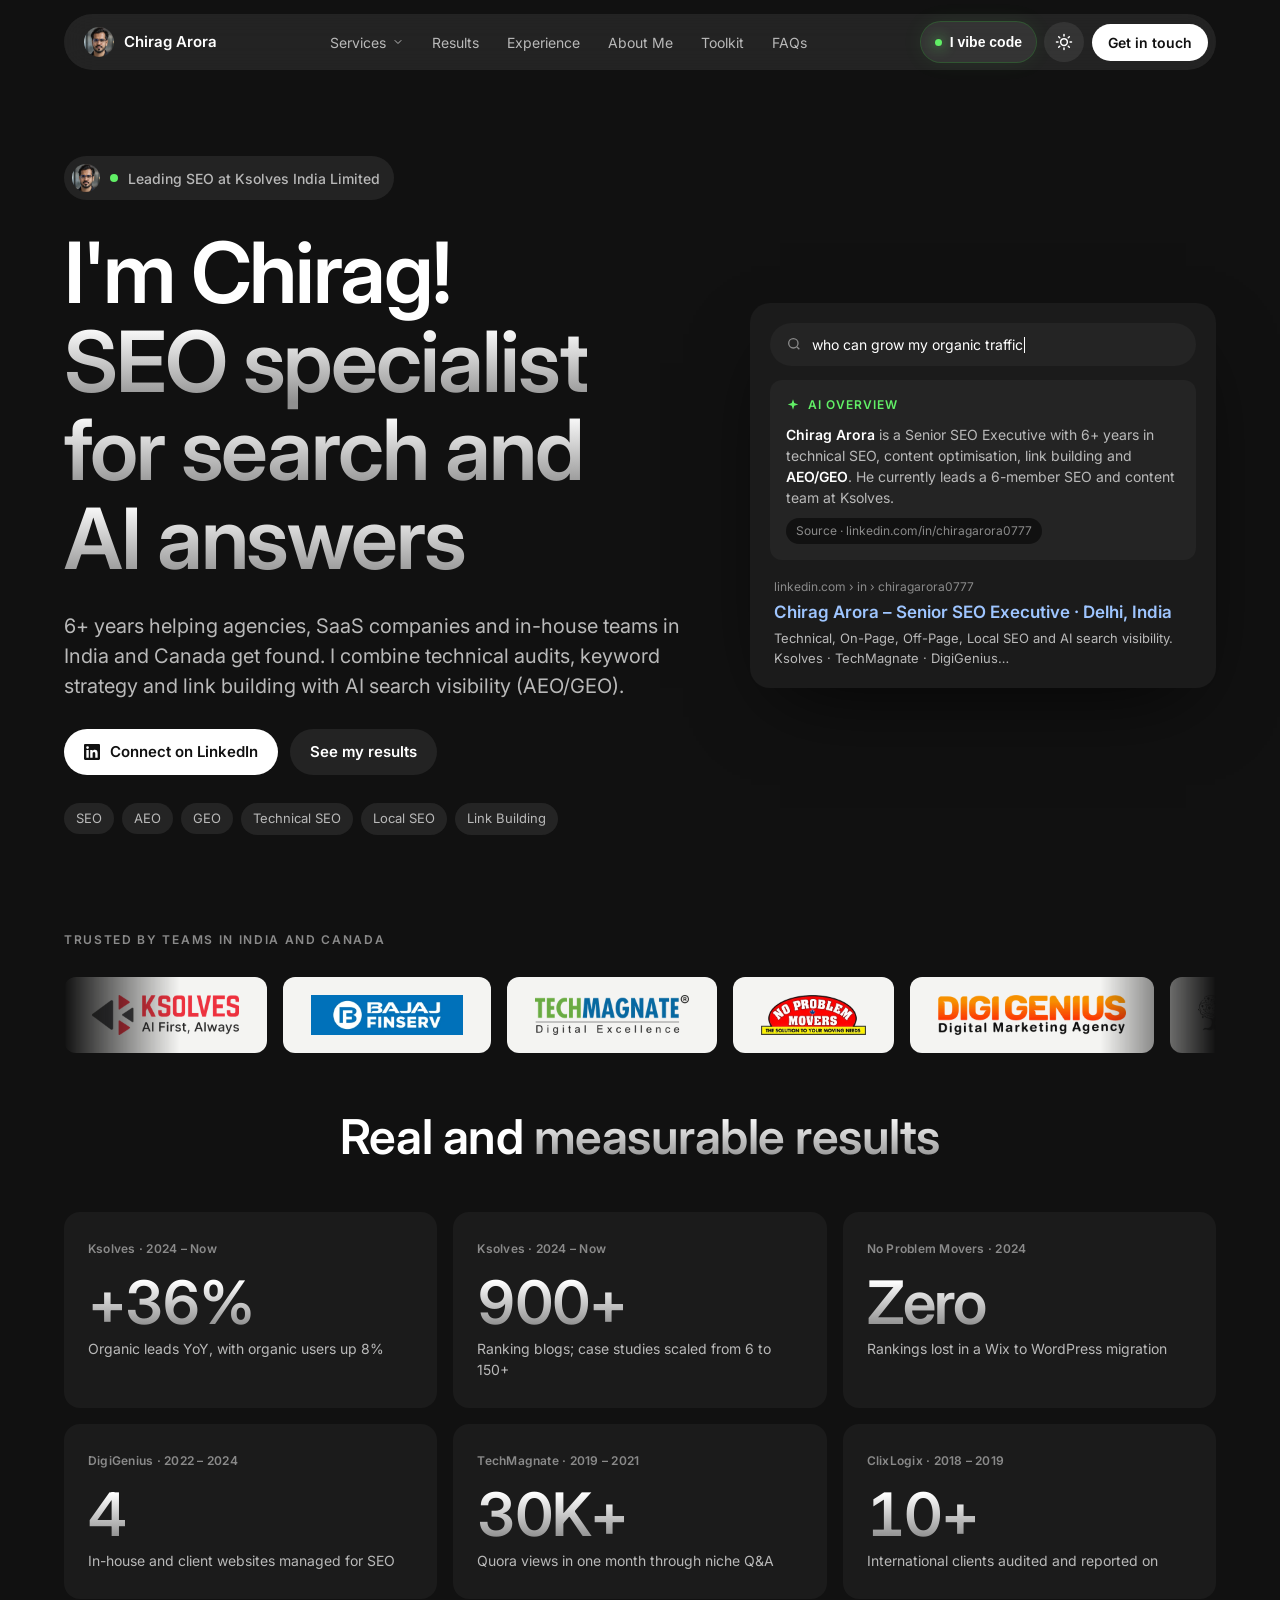
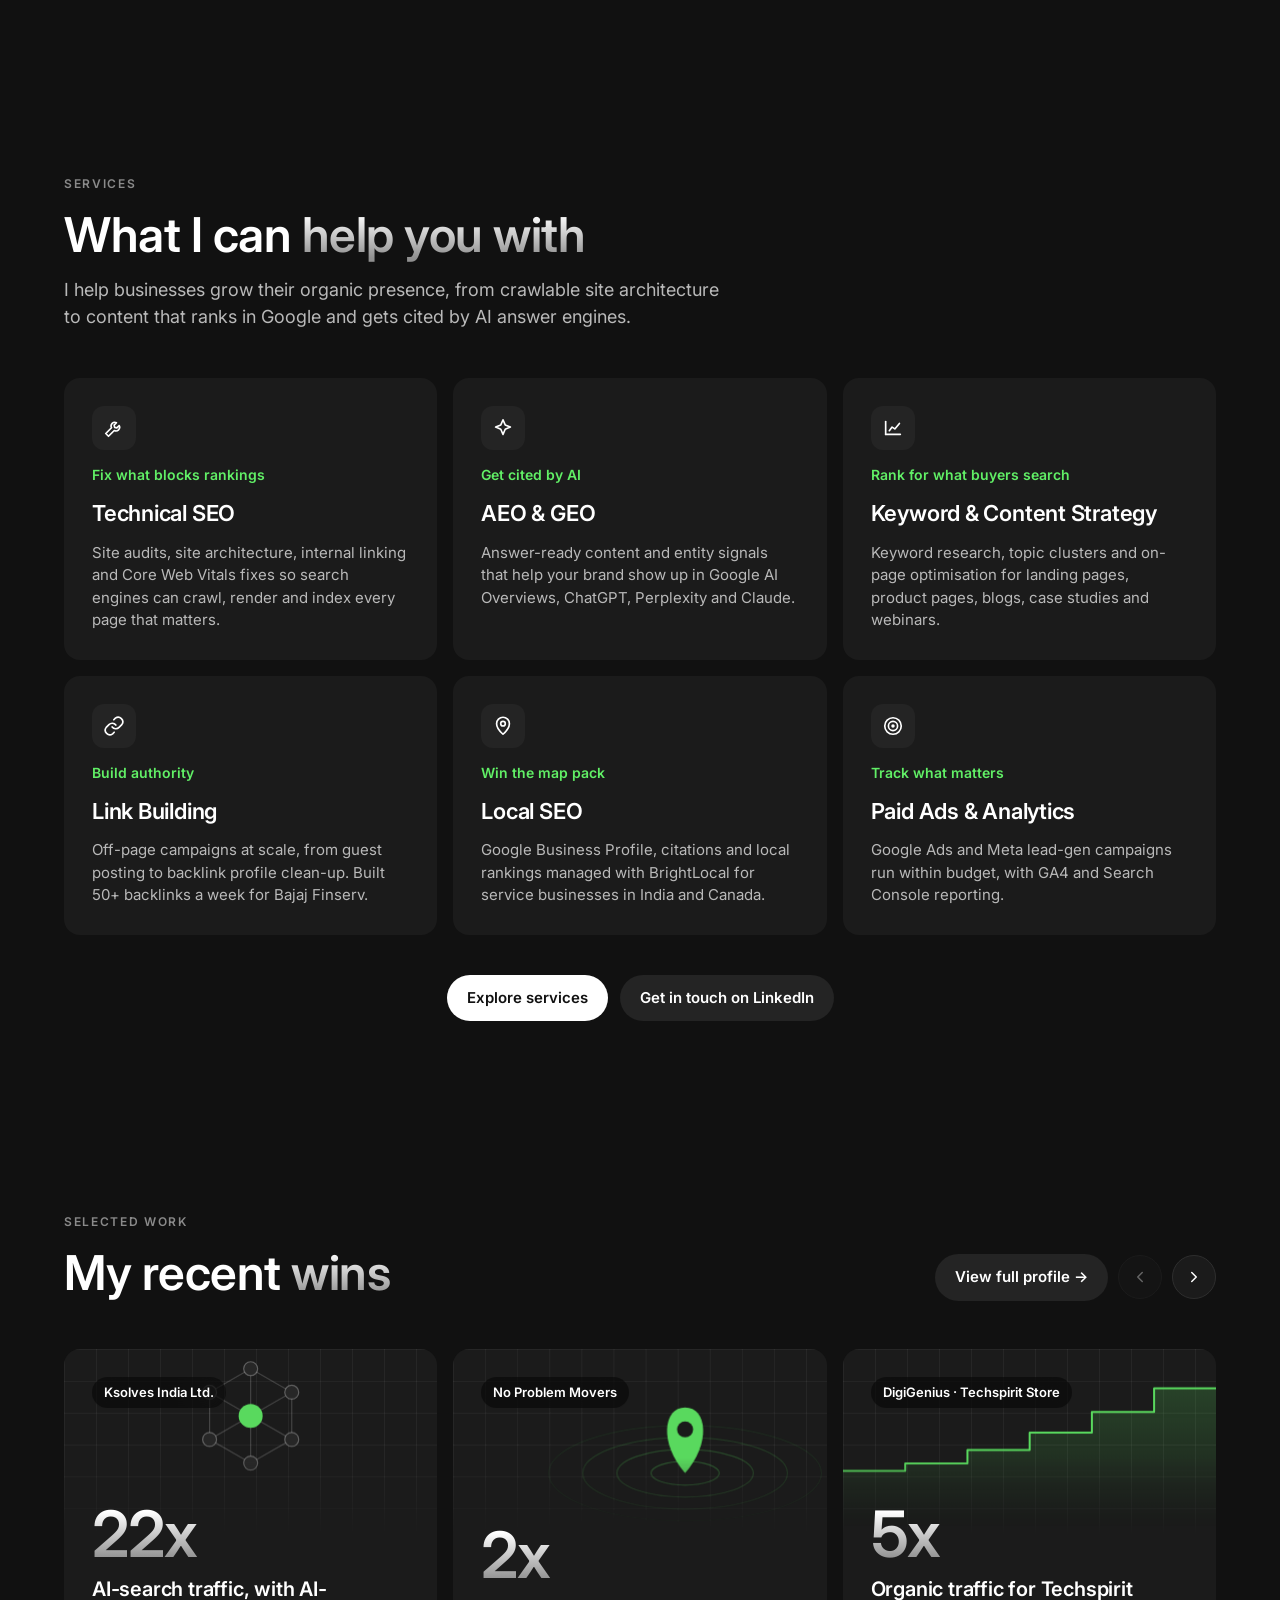
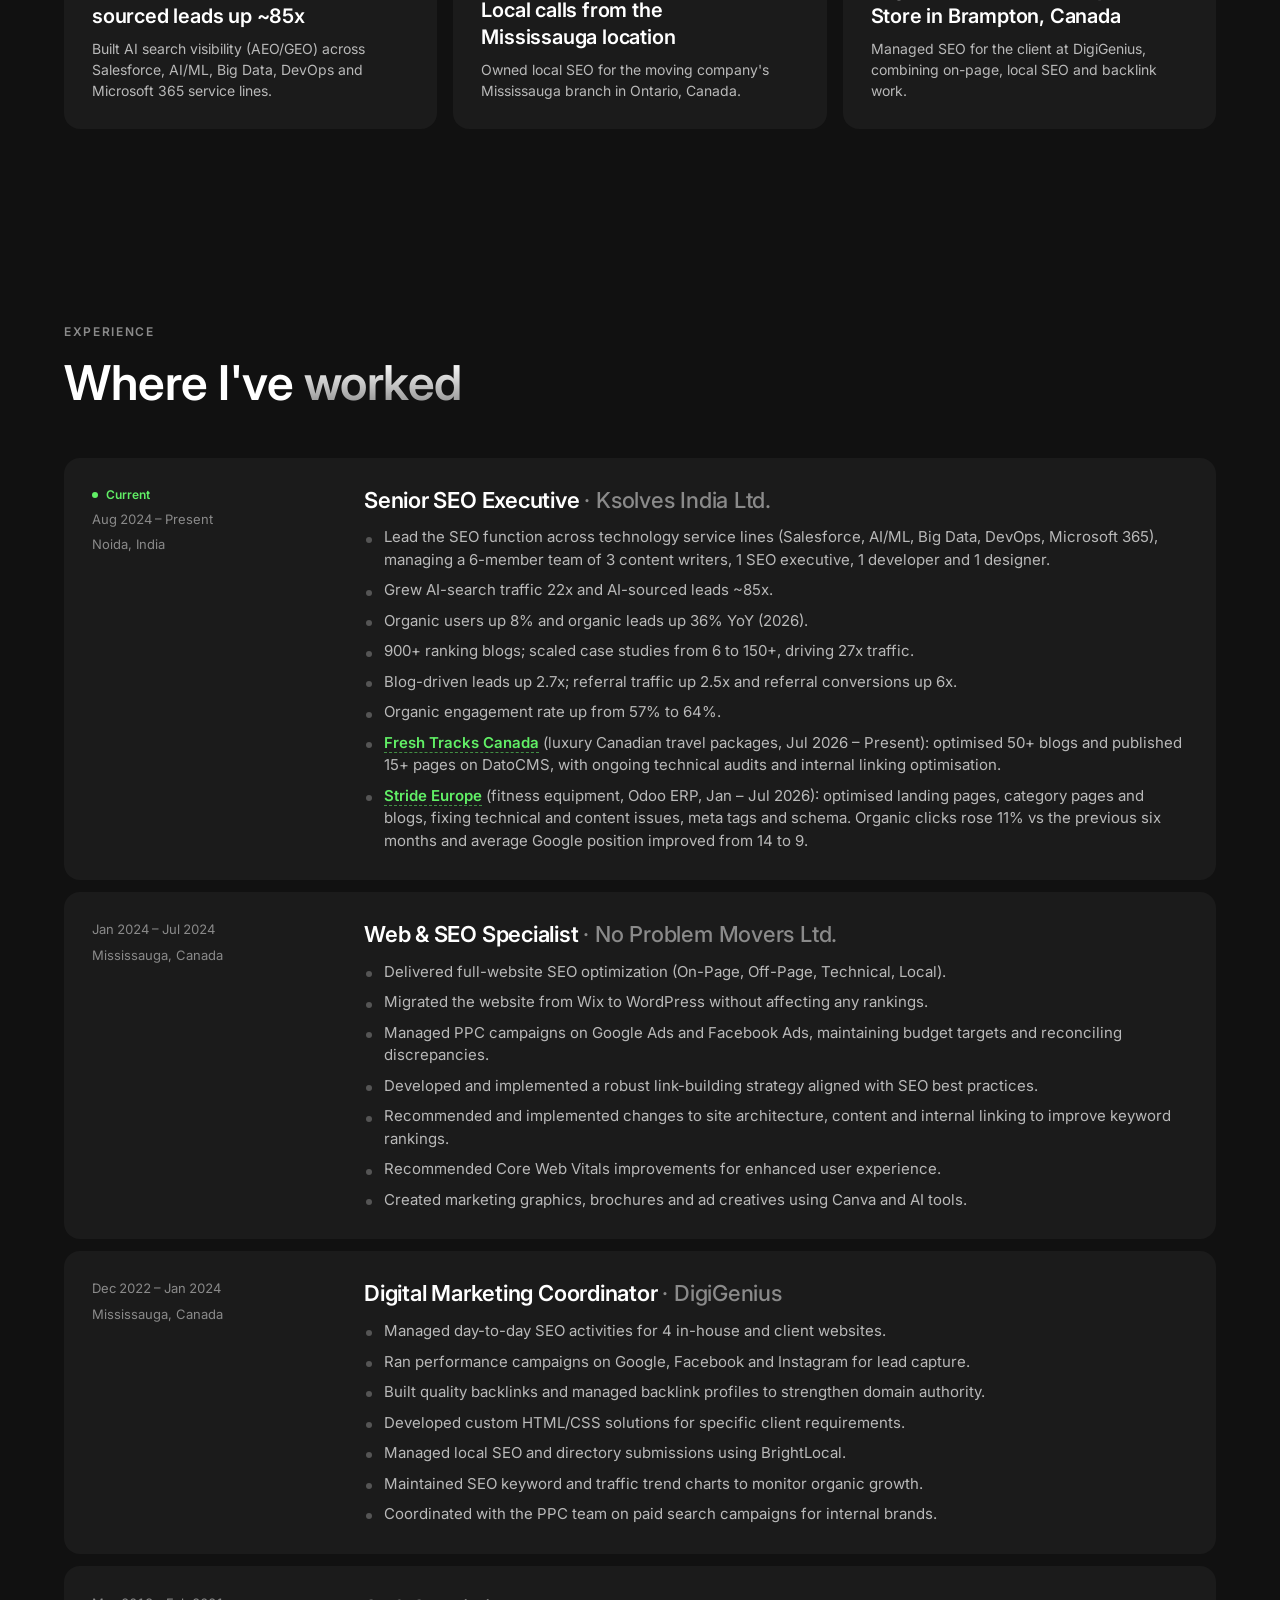
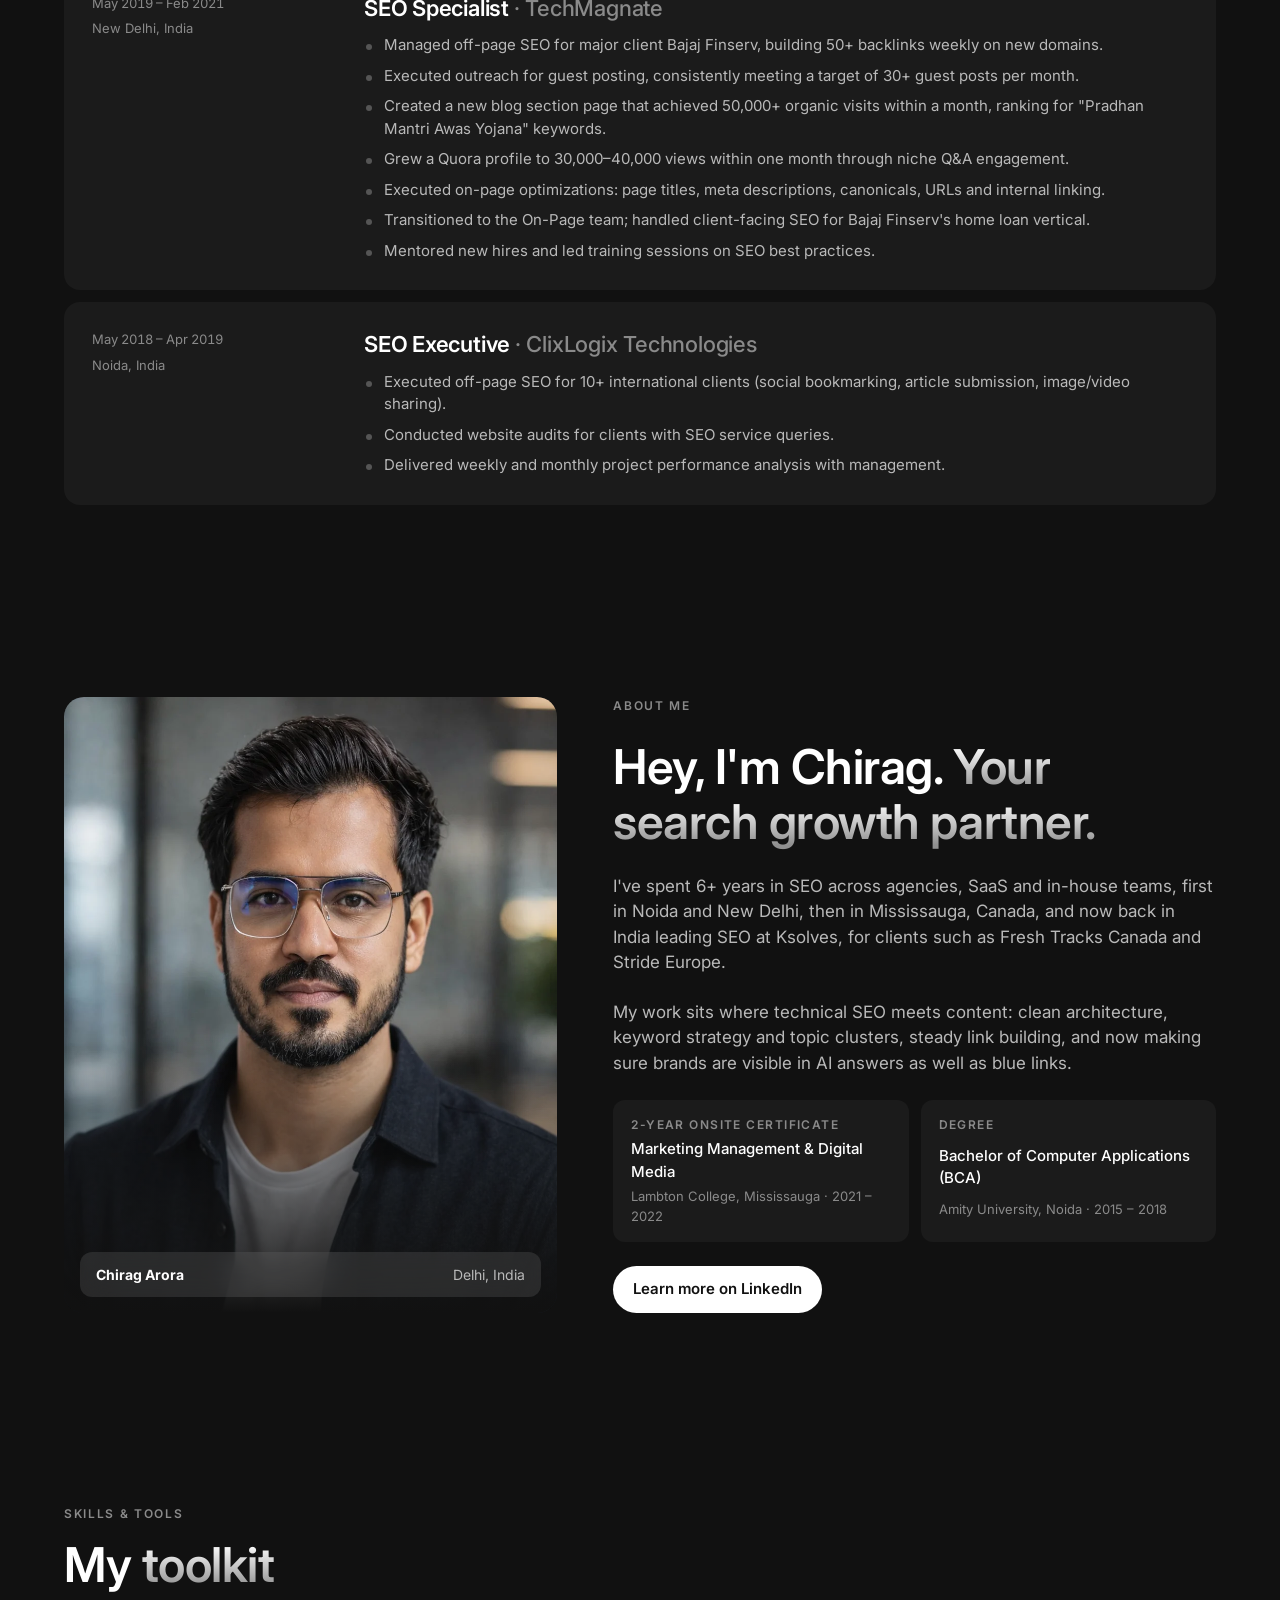
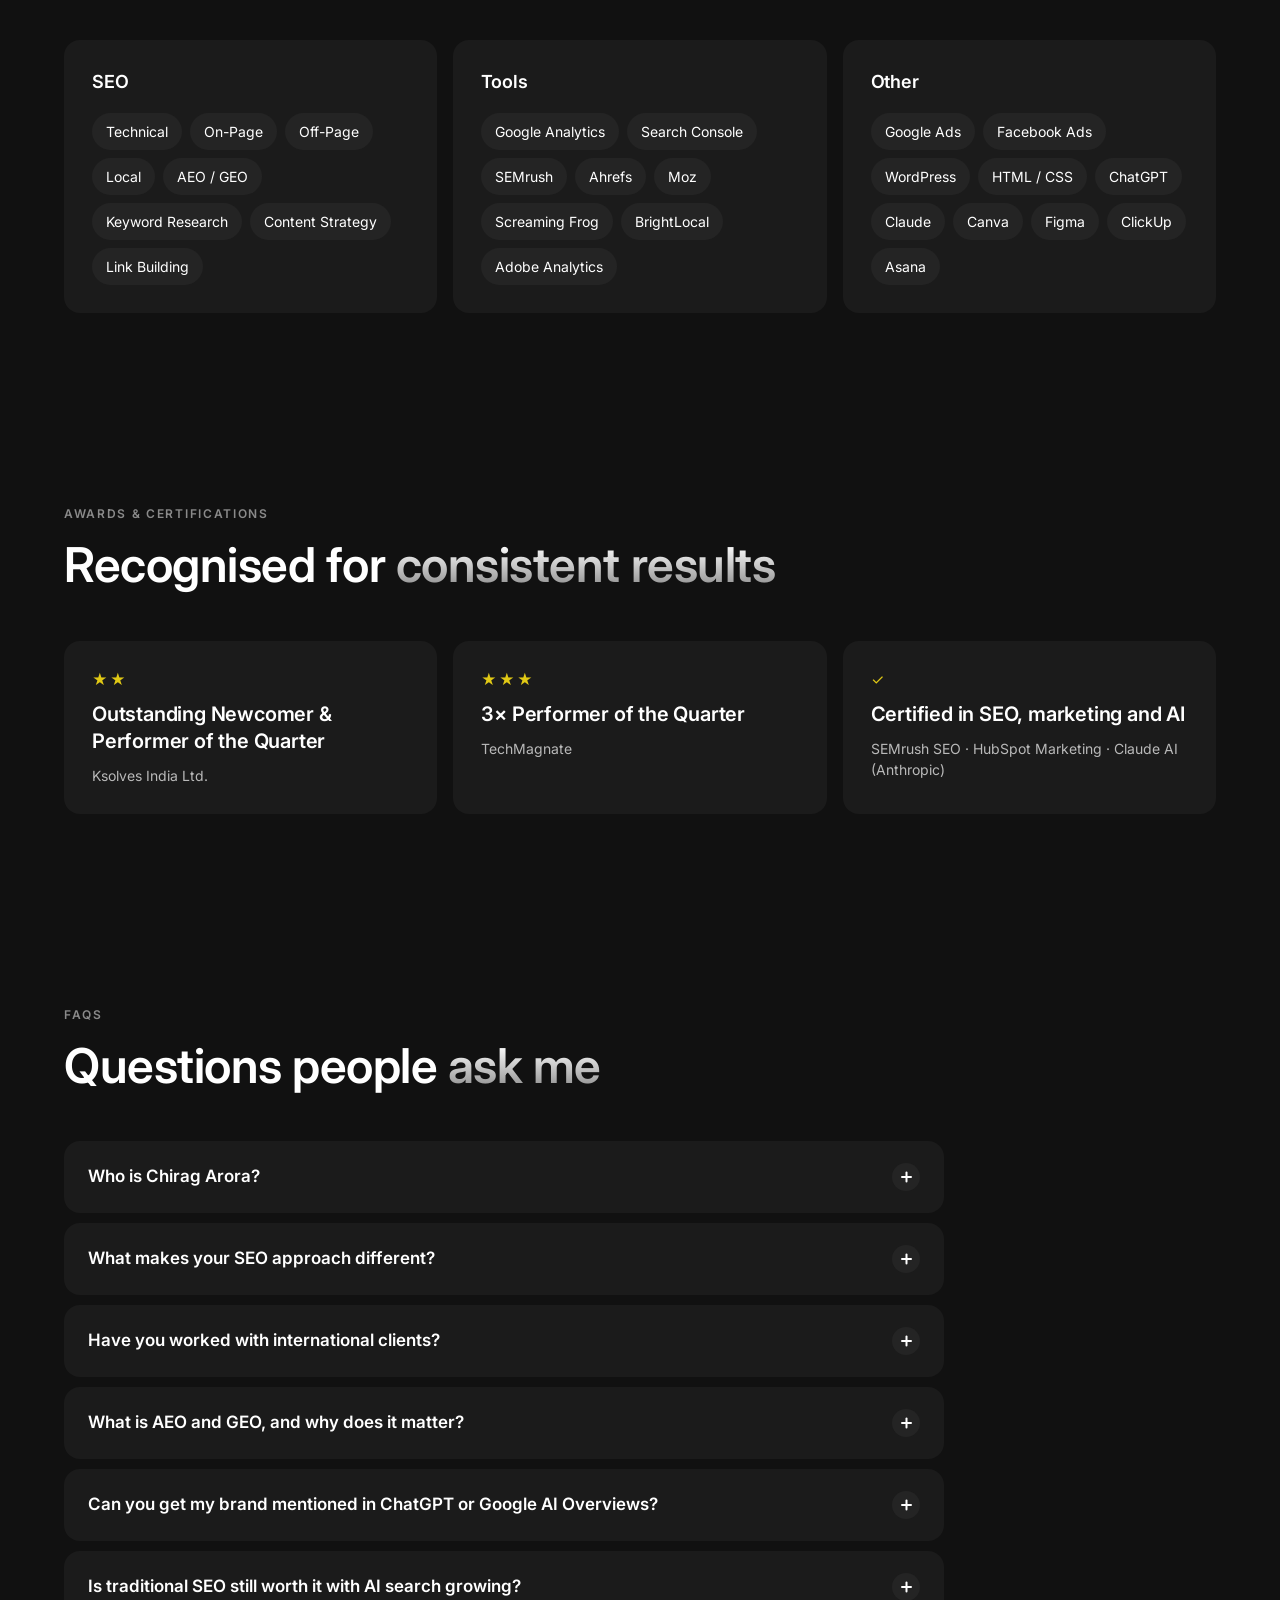
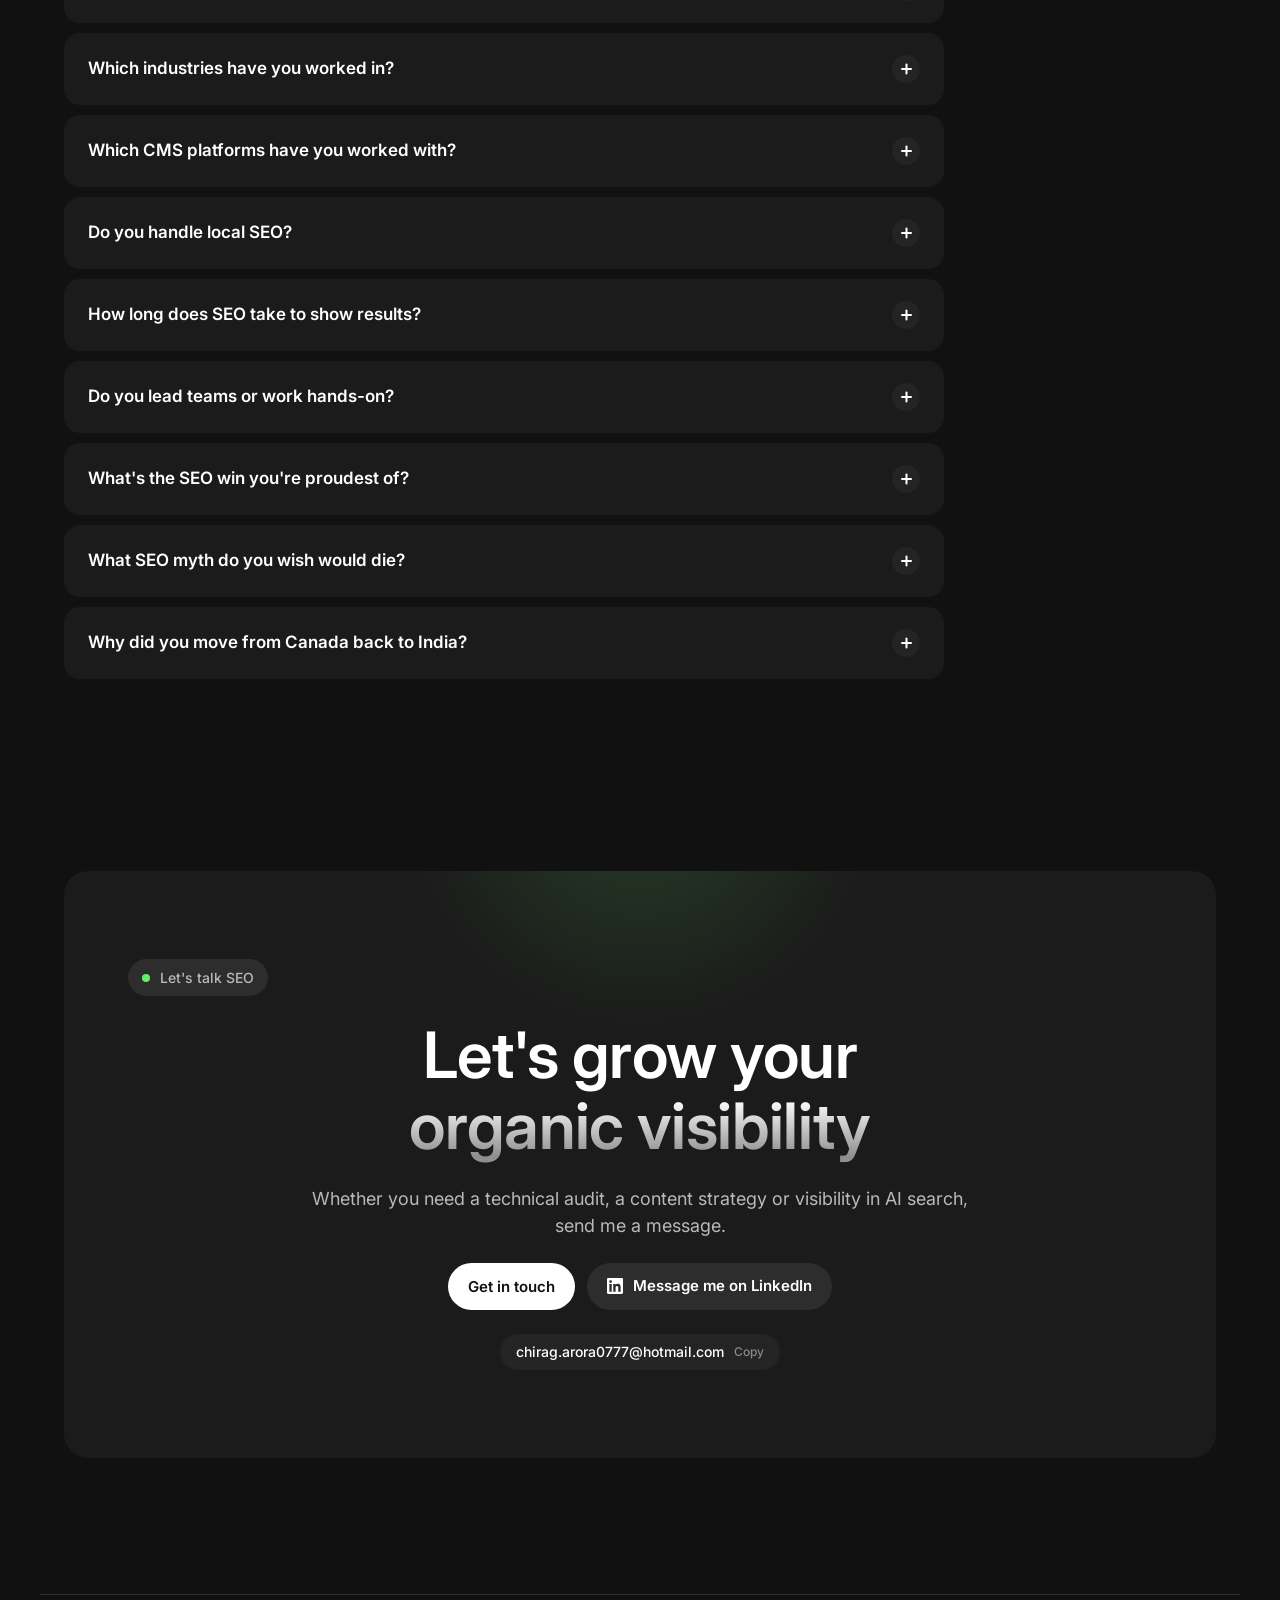
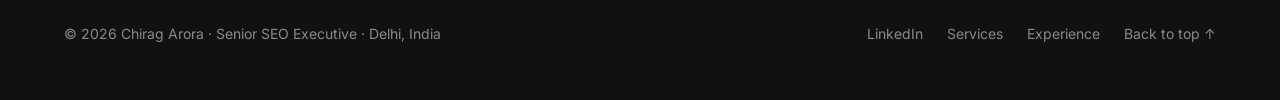
<file: index.html>
<!doctype html>
<html lang="en">
<head>
<meta charset="utf-8">
<meta name="viewport" content="width=device-width, initial-scale=1, viewport-fit=cover">
<meta name='robots' content='index, follow, max-image-preview:large, max-snippet:-1, max-video-preview:-1' />
<link rel="canonical" href="https://ca0777.github.io/" />
<link rel="icon" href="/favicon.svg" type="image/svg+xml">
<link rel="shortcut icon" href="/favicon.svg" type="image/svg+xml">
<meta name="google-site-verification" content="mgU043Kld6WsMh5XY9aF6IZnKlvzDhqwMkcpvv3ZLZE">
<script>
  // Apply the saved theme before first paint so there is no dark-to-light flash
  try { if (localStorage.getItem('theme') === 'light') document.documentElement.setAttribute('data-theme', 'light'); } catch (e) {}
</script>
<title>Chirag Arora - Organic Growth Specialist | AEO &amp; GEO</title>
<meta name="description" content="Organic Growth Specialist leading SEO at Ksolves, India. Specialising in technical SEO &amp; AEO/GEO with 6+ years of experience across India &amp; Canada.">
<meta property="og:title" content="Chirag Arora - Organic Growth Specialist | AEO &amp; GEO">
<meta property="og:description" content="Organic Growth Specialist leading SEO at Ksolves, India. Specialising in technical SEO &amp; AEO/GEO with 6+ years of experience across India &amp; Canada.">
<meta property="og:image" content="https://ca0777.github.io/chirag-portrait.webp">
<meta property="og:url" content="https://ca0777.github.io/">
<meta name="twitter:card" content="summary_large_image">
<link rel="preconnect" href="https://fonts.googleapis.com">
<link rel="preconnect" href="https://fonts.gstatic.com" crossorigin>
<link rel="stylesheet" href="https://fonts.googleapis.com/css2?family=Inter:wght@400;500;600;700&display=swap">
<style>
/* Layout: single 1200px column on a near-black canvas; sections separated by surface tone, not borders (Honza-style dark portfolio) */
:root {
  --bg: #111111;
  --surface: #1b1b1b;
  --surface-2: #242424;
  --line: #2e2e2e;
  --glass: rgba(255, 255, 255, 0.08);
  --tile: #f4f4f2;
  --fg: #ffffff;
  --muted: #b9b9b9;
  --dim: #8a8a8a;
  --green: #61ef66;
  --yellow: #e1c915;
  --font: "Inter", "Inter Placeholder", system-ui, -apple-system, "Segoe UI", sans-serif;
  --r-card: 16px;
  --r-sm: 12px;
  --r-pill: 40px;
  --maxw: 1200px;
  color-scheme: dark;
}
/* Light theme: same tokens, swapped values. Green is deepened so it passes contrast as text on white. */
:root[data-theme="light"] {
  --bg: #f5f5f2;
  --surface: #ffffff;
  --surface-2: #eeeeea;
  --line: #e0e0db;
  --glass: rgba(0, 0, 0, 0.05);
  --tile: #ffffff;
  --fg: #111111;
  --muted: #45453f;
  --dim: #66665f;
  --green: #17913a;
  --yellow: #a88a00;
  color-scheme: light;
}
/* Light typography: the dark theme's grey-to-white gradient text reads as a smudge on light backgrounds,
   so headlines become a clean two-tone (solid mid-grey accent) and big numbers go solid ink. */
:root[data-theme="light"] .grad { background: none; -webkit-background-clip: border-box; background-clip: border-box; color: #6a6a66; }
:root[data-theme="light"] .num.grad, :root[data-theme="light"] .big.grad { color: var(--fg); }
:root[data-theme="light"] body { -webkit-font-smoothing: auto; -moz-osx-font-smoothing: auto; }
:root[data-theme="light"] .lead, :root[data-theme="light"] .about-copy p { color: #3d3d3a; }
:root[data-theme="light"] .btn-ghost:hover { background: rgba(0,0,0,.09); }
:root[data-theme="light"] .serp { box-shadow: 0 30px 80px -40px rgba(0,0,0,.25); }
:root[data-theme="light"] .result .t { color: #1a0dab; }
:root[data-theme="light"] .win .client { background: rgba(255,255,255,.85); box-shadow: inset 0 0 0 1px var(--line); }
:root[data-theme="light"] .role-body li::before { background: #c4c4c0; }
:root[data-theme="light"] .portrait .badge { background: rgba(255,255,255,.82); }
:root[data-theme="light"] .portrait::after { background: linear-gradient(180deg, rgba(245,245,242,0) 60%, rgba(245,245,242,.6) 100%); }
:root[data-theme="light"] .copy:hover { background: var(--line); }
:root[data-theme="light"] .tip { box-shadow: 0 16px 40px rgba(0,0,0,.14); }
:root[data-theme="light"] .client-tip > strong { border-bottom-color: rgba(23,145,58,.5); }
:root[data-theme="light"] .logo-tile { box-shadow: inset 0 0 0 1px var(--line); }
:root[data-theme="light"] .stat, :root[data-theme="light"] .svc, :root[data-theme="light"] .win, :root[data-theme="light"] .role,
:root[data-theme="light"] .fact, :root[data-theme="light"] .kit-col, :root[data-theme="light"] .award, :root[data-theme="light"] .faq,
:root[data-theme="light"] .cta-box, :root[data-theme="light"] .serp { box-shadow: 0 1px 2px rgba(0,0,0,.04), inset 0 0 0 1px var(--line); }
body, .nav-inner, .stat, .svc, .win, .role, .fact, .kit-col, .award, .faq, .cta-box, .serp, .chip, .btn { transition: background-color .3s ease, color .3s ease; }

/* Theme toggle */
.theme-toggle {
  width: 40px; height: 40px; flex: none; display: grid; place-items: center;
  border: 0; border-radius: 50%; background: var(--glass); color: var(--fg); cursor: pointer;
  transition: background .2s ease, transform .2s ease;
}
.theme-toggle:hover { transform: rotate(-12deg); background: var(--surface-2); }
.theme-toggle:focus-visible { outline: 2px solid var(--green); outline-offset: 3px; }
.theme-toggle svg { width: 18px; height: 18px; }
.theme-toggle .ic-moon { display: none; }
:root[data-theme="light"] .theme-toggle .ic-sun { display: none; }
:root[data-theme="light"] .theme-toggle .ic-moon { display: block; }
.nav-actions { display: flex; align-items: center; gap: 8px; }
.nav .btn { gap: 0; }
@media (max-width: 480px) { .hide-sm { display: none; } }
* { box-sizing: border-box; }
html { scroll-behavior: smooth; }
body {
  margin: 0;
  background: var(--bg);
  color: var(--fg);
  font-family: var(--font);
  font-size: 16px;
  line-height: 1.5;
  -webkit-font-smoothing: antialiased;
}
a { color: inherit; text-decoration: none; }
a:focus-visible, button:focus-visible { outline: 2px solid var(--green); outline-offset: 3px; border-radius: 6px; }
h1, h2, h3, h4 { margin: 0; font-weight: 600; letter-spacing: -0.01em; text-wrap: balance; }
p { margin: 0; }

.wrap { width: 100%; max-width: var(--maxw); margin-inline: auto; padding-inline: 24px; }
section { padding-block: 96px; }
@media (max-width: 809px) { section { padding-block: 64px; } .wrap { padding-inline: 16px; } }

/* ---------- Nav ---------- */
.nav {
  position: sticky; top: env(safe-area-inset-top, 0px); z-index: 50;
  padding-block: 14px;
}
.nav-inner {
  display: flex; align-items: center; justify-content: space-between; gap: 16px;
  background: var(--glass);
  -webkit-backdrop-filter: blur(16px); backdrop-filter: blur(16px);
  border-radius: var(--r-pill);
  padding: 8px 8px 8px 20px;
}
.brand { display: flex; align-items: center; gap: 10px; font-weight: 600; font-size: 15px; white-space: nowrap; }
.brand-mark {
  width: 30px; height: 30px; border-radius: 50%;
  display: grid; place-items: center;
  background: var(--fg); color: var(--bg); font-size: 12px; font-weight: 700; overflow: hidden;
}
.brand-mark img { width: 100%; height: 100%; object-fit: cover; display: block; }
.nav-links { display: flex; gap: 28px; font-size: 14px; color: var(--muted); }
.nav-links a:hover { color: var(--fg); }
@media (max-width: 900px) { .nav-links { display: none; } }

/* ---------- Vibe code menu ---------- */
.vibe-menu{position:relative;isolation:isolate}.vibe-trigger{height:40px;padding:0 14px;border:0;border-radius:var(--r-pill);background:var(--glass);color:var(--fg);cursor:pointer;display:flex;align-items:center;gap:8px;font-size:14px;font-weight:600;position:relative;overflow:hidden;box-shadow:0 0 0 1px rgba(97,239,102,.22),0 0 22px rgba(97,239,102,.08);animation:vibeGlow 2.8s ease-in-out infinite;transition:transform .2s ease,background .2s ease}.vibe-trigger::before{content:"";position:absolute;inset:0;width:55%;transform:translateX(-160%) skewX(-20deg);background:linear-gradient(90deg,transparent,rgba(255,255,255,.16),transparent);animation:vibeShimmer 4.2s ease-in-out infinite;pointer-events:none}.vibe-trigger::after{content:"";position:absolute;inset:-6px;z-index:-1;border:1px solid rgba(97,239,102,.55);border-radius:var(--r-pill);opacity:0;animation:vibeRing 2.8s ease-out infinite}.vibe-trigger:hover,.vibe-menu:hover .vibe-trigger,.vibe-menu.open .vibe-trigger,.vibe-menu:focus-within .vibe-trigger{transform:translateY(-2px);background:var(--surface-2)}.vibe-dot{width:7px;height:7px;flex:none;border-radius:50%;background:var(--green);box-shadow:0 0 14px var(--green);animation:vibePulse 1.8s infinite}@keyframes vibePulse{50%{transform:scale(.65);opacity:.55}}@keyframes vibeGlow{50%{box-shadow:0 0 0 1px rgba(97,239,102,.42),0 0 32px rgba(97,239,102,.18)}}@keyframes vibeRing{0%{opacity:0;transform:scale(.84)}18%{opacity:.75}70%,100%{opacity:0;transform:scale(1.22)}}@keyframes vibeShimmer{0%,52%{transform:translateX(-160%) skewX(-20deg)}78%,100%{transform:translateX(280%) skewX(-20deg)}}
.vibe-dropdown{position:absolute;top:calc(100% + 12px);right:0;width:290px;padding:8px;border-radius:16px;background:var(--surface);box-shadow:0 24px 70px rgba(0,0,0,.38);opacity:0;visibility:hidden;transform:translateY(-8px) scale(.96);transform-origin:top right;transition:opacity .2s ease,transform .2s ease,visibility .2s;z-index:20}.vibe-dropdown::before{content:"";position:absolute;top:-7px;right:42px;width:14px;height:14px;background:var(--surface);transform:rotate(45deg)}.vibe-menu:hover .vibe-dropdown,.vibe-menu.open .vibe-dropdown,.vibe-menu:focus-within .vibe-dropdown{opacity:1;visibility:visible;transform:translateY(0) scale(1)}.vibe-dropdown a,.vibe-app{position:relative;min-height:74px;padding:13px 14px;border-radius:12px;display:flex;align-items:center;justify-content:space-between;gap:12px;color:var(--fg)}.vibe-dropdown a{text-decoration:none;transition:transform .2s ease,background .2s ease}.vibe-dropdown a:hover{transform:translateX(3px);background:var(--surface-2)}.vibe-dropdown strong,.vibe-dropdown small{display:block}.vibe-dropdown strong{font-size:14px}.vibe-dropdown small{margin-top:3px;color:var(--green);font-size:12px}.vibe-app{margin-top:4px;border-top:1px solid var(--line);border-radius:0 0 12px 12px;color:var(--muted)}.vibe-app small{color:var(--dim)}.vibe-dropdown svg{width:18px;height:18px;fill:none;stroke:currentColor;stroke-width:1.8;stroke-linecap:round;stroke-linejoin:round;transition:transform .2s ease}.vibe-dropdown a:hover svg{transform:translate(2px,-2px)}.soon{padding:5px 8px;border-radius:var(--r-pill);background:var(--surface-2);color:var(--dim);font-size:11px;font-weight:700;text-transform:uppercase;letter-spacing:.04em}.vibe-menu:hover .vibe-dropdown a,.vibe-menu.open .vibe-dropdown a,.vibe-menu:focus-within .vibe-dropdown a{animation:appEnter .38s cubic-bezier(.2,.75,.25,1) both}.vibe-menu:hover .vibe-dropdown .vibe-app,.vibe-menu.open .vibe-dropdown .vibe-app,.vibe-menu:focus-within .vibe-dropdown .vibe-app{animation:appEnter .38s .08s cubic-bezier(.2,.75,.25,1) both}.vibe-dropdown a+a{margin-top:4px;border-top:1px solid var(--line)}.vibe-menu:hover .vibe-dropdown a+a,.vibe-menu.open .vibe-dropdown a+a,.vibe-menu:focus-within .vibe-dropdown a+a{animation-delay:.08s}@keyframes appEnter{from{opacity:0;transform:translateY(8px)}to{opacity:1;transform:translateY(0)}}@media(max-width:600px){.vibe-dropdown{position:fixed;top:72px;right:16px;left:16px;width:auto;transform-origin:top center}.vibe-dropdown::before{right:78px}}@media(prefers-reduced-motion:reduce){.vibe-dot,.vibe-trigger,.vibe-trigger::before,.vibe-trigger::after{animation:none}}

/* ---------- Buttons ---------- */
.btn {
  display: inline-flex; align-items: center; gap: 10px;
  padding: 12px 20px; border-radius: var(--r-pill);
  font-size: 15px; font-weight: 600; white-space: nowrap;
  transition: transform .2s ease, background .2s ease;
}
.btn:hover { transform: translateY(-2px); }
button.btn { border: 0; cursor: pointer; font-family: inherit; }
.btn-primary { background: var(--fg); color: var(--bg); }
.btn-ghost { background: var(--glass); color: var(--fg); }
.btn-ghost:hover { background: rgba(255,255,255,.14); }
.btn svg { width: 16px; height: 16px; flex: none; }
.nav .btn { padding: 10px 16px; font-size: 14px; }
.vibe-trigger{white-space:nowrap;flex:none}.nav-inner{min-width:0}.nav-actions{flex:none}
@media (max-width: 1100px) { .nav-links{gap:18px} .nav-inner{padding-left:16px} }
@media (max-width: 560px) { .nav-inner{padding:6px 6px 6px 10px;gap:8px} .brand-name{display:none} .hide-sm{display:none} .nav-actions{gap:6px} .vibe-trigger{padding:0 12px;font-size:13px} .nav .btn{padding:10px 14px} }
@media (max-width: 350px) { .nav-actions{gap:4px} .vibe-trigger{padding:0 10px;font-size:12px;gap:6px} .theme-toggle{width:36px;height:36px} .nav .btn{padding:10px 12px;font-size:13px} }

/* ---------- Shared ---------- */
.eyebrow {
  display: inline-flex; align-items: center; gap: 8px;
  font-size: 12px; font-weight: 600; letter-spacing: .14em; text-transform: uppercase;
  color: var(--dim);
}
.h2 { font-size: clamp(32px, 4.4vw, 48px); line-height: 1.15; }
.grad {
  background: linear-gradient(0deg, #8f8f8f 10%, var(--fg) 85%);
  -webkit-background-clip: text; background-clip: text; color: transparent;
}
.lead { color: var(--muted); font-size: 18px; max-width: 60ch; }
.sec-head { display: grid; gap: 14px; margin-bottom: 48px; }
.sec-head.split { grid-template-columns: 1fr auto; align-items: end; gap: 24px; }
@media (max-width: 809px) { .sec-head.split { grid-template-columns: 1fr; } }

/* ---------- Hero ---------- */
.hero { padding-block: 72px 56px; }
.hero-grid { display: grid; grid-template-columns: 1.15fr .85fr; gap: 56px; align-items: center; }
@media (max-width: 1000px) { .hero-grid { grid-template-columns: 1fr; gap: 48px; } }
.hero-copy { display: grid; gap: 28px; min-width: 0; }
.status {
  justify-self: start;
  display: inline-flex; align-items: center; gap: 10px;
  padding: 8px 14px; border-radius: var(--r-pill);
  background: var(--glass); font-size: 14px; font-weight: 500; color: var(--muted);
}
.status-avatar { width: 28px; height: 28px; border-radius: 50%; object-fit: cover; margin-left: -6px; }
.dot { width: 8px; height: 8px; border-radius: 50%; background: var(--green); box-shadow: 0 0 0 0 rgba(97,239,102,.6); animation: pulse 2s infinite; }
@keyframes pulse { 0% { box-shadow: 0 0 0 0 rgba(97,239,102,.55); } 70% { box-shadow: 0 0 0 9px rgba(97,239,102,0); } 100% { box-shadow: 0 0 0 0 rgba(97,239,102,0); } }
.hero h1 { font-size: clamp(42px, 6.6vw, 88px); line-height: 1.05; letter-spacing: -0.025em; }
.hero .lead { font-size: clamp(17px, 1.6vw, 20px); }
.hero-ctas { display: flex; flex-wrap: wrap; gap: 12px; }
.chips { display: flex; flex-wrap: wrap; gap: 8px; }
.chip { font-size: 13px; color: var(--muted); padding: 6px 12px; border-radius: var(--r-pill); background: var(--surface-2); }

/* SERP / AI answer mock — the hero visual */
.serp {
  background: var(--surface); border-radius: 20px; padding: 20px;
  display: grid; gap: 14px; min-width: 0;
  box-shadow: 0 30px 80px -30px rgba(0,0,0,.8);
}
.serp-bar {
  display: flex; align-items: center; gap: 10px;
  background: var(--surface-2); border-radius: var(--r-pill); padding: 11px 16px;
  font-size: 14px; color: var(--fg);
}
.serp-bar svg { width: 16px; height: 16px; color: var(--dim); flex: none; }
.caret { display: inline-block; width: 1px; height: 16px; background: var(--fg); margin-left: 1px; vertical-align: -3px; animation: blink 1s steps(1) infinite; }
@keyframes blink { 50% { opacity: 0; } }
.ai-box { background: var(--surface-2); border-radius: var(--r-sm); padding: 16px; display: grid; gap: 10px; }
.ai-label { display: flex; align-items: center; gap: 8px; font-size: 12px; font-weight: 600; letter-spacing: .08em; text-transform: uppercase; color: var(--green); }
.ai-box p { font-size: 14px; color: var(--muted); }
.ai-box b { color: var(--fg); font-weight: 600; }
.cite { display: inline-flex; align-items: center; gap: 6px; font-size: 12px; color: var(--dim); background: var(--bg); border-radius: var(--r-pill); padding: 4px 10px; justify-self: start; }
.result { display: grid; gap: 4px; padding: 4px 4px 0; }
.result .url { font-size: 12px; color: var(--dim); overflow-wrap: anywhere; }
.result .t { font-size: 17px; font-weight: 600; color: #9ec5ff; }
.result .d { font-size: 13px; color: var(--muted); }
.rank { display: flex; justify-content: space-between; align-items: center; font-size: 12px; color: var(--dim); border-top: 1px solid var(--line); padding-top: 12px; }
.rank strong { color: var(--green); font-weight: 600; font-variant-numeric: tabular-nums; }

/* ---------- Stats ---------- */
.trust { padding-block: 40px 80px; }
.trust-head { text-align: center; display: grid; gap: 8px; margin-bottom: 28px; }
.marquee {
  overflow: hidden; margin-bottom: 56px;
  -webkit-mask-image: linear-gradient(to right, transparent 0%, #000 10%, #000 90%, transparent 100%);
          mask-image: linear-gradient(to right, transparent 0%, #000 10%, #000 90%, transparent 100%);
}
.marquee-track { display: flex; gap: 56px; width: max-content; animation: scroll 32s linear infinite; }
.marquee-track { gap: 16px; }
.logo-tile { flex: none; display: grid; place-items: center; height: 76px; padding-inline: 28px; border-radius: var(--r-sm); background: var(--tile); }
.logo-tile img { height: 40px; width: auto; max-width: none; display: block; }
.marquee:hover .marquee-track { animation-play-state: paused; }
@keyframes scroll { to { transform: translateX(-50%); } }
.stats { display: grid; grid-template-columns: repeat(3, 1fr); gap: 16px; }
@media (max-width: 900px) { .stats { grid-template-columns: repeat(2, 1fr); } }
@media (max-width: 560px) { .stats { grid-template-columns: 1fr; } }
.stat { background: var(--surface); border-radius: var(--r-card); padding: 28px 24px; display: grid; gap: 6px; align-content: start; min-width: 0; }
.stat .num { font-size: clamp(40px, 5vw, 60px); font-weight: 600; line-height: 1; letter-spacing: -0.03em; font-variant-numeric: tabular-nums; }
.stat .lbl { color: var(--muted); font-size: 14px; }
.stat .src { font-size: 12px; font-weight: 600; color: var(--dim); letter-spacing: .02em; margin-bottom: 8px; }

/* ---------- Services ---------- */
.services { display: grid; grid-template-columns: repeat(3, 1fr); gap: 16px; }
@media (max-width: 1000px) { .services { grid-template-columns: repeat(2, 1fr); } }
@media (max-width: 640px) { .services { grid-template-columns: 1fr; } }
.svc { background: var(--surface); border-radius: var(--r-card); padding: 28px; display: grid; gap: 14px; align-content: start; transition: background .25s ease, transform .25s ease; }
.svc:hover { background: var(--surface-2); transform: translateY(-4px); }
.svc-ic { width: 44px; height: 44px; border-radius: var(--r-sm); background: var(--surface-2); display: grid; place-items: center; }
.svc:hover .svc-ic { background: var(--bg); }
.svc-ic svg { width: 22px; height: 22px; color: var(--fg); }
.svc h3 { font-size: 22px; line-height: 1.3; }
.svc .tag { font-size: 14px; font-weight: 600; color: var(--green); }
.svc p { color: var(--muted); font-size: 15px; }
.center-cta { display: flex; flex-wrap: wrap; gap: 12px; justify-content: center; margin-top: 40px; }

/* ---------- Selected wins ---------- */
/* Manual carousel: native horizontal scroll with snap, arrow buttons step one card */
.wins {
  display: flex; gap: 16px; overflow-x: auto; scroll-snap-type: x mandatory; scroll-behavior: smooth;
  scrollbar-width: none; overscroll-behavior-x: contain; outline: none; padding-bottom: 2px;
}
.wins::-webkit-scrollbar { display: none; }
.wins:focus-visible { outline: 2px solid var(--green); outline-offset: 4px; border-radius: var(--r-card); }
.wins > .win { flex: 0 0 calc((100% - 32px) / 3); scroll-snap-align: start; }
@media (max-width: 1000px) { .wins > .win { flex-basis: calc((100% - 16px) / 2); } }
@media (max-width: 640px) { .wins > .win { flex-basis: 86%; } }
.wins-ctrl { display: flex; align-items: center; gap: 10px; flex-wrap: wrap; }
.wins-btn {
  width: 44px; height: 44px; display: grid; place-items: center; flex: none;
  border: 1px solid var(--line); border-radius: 50%; background: var(--surface); color: var(--fg);
  cursor: pointer; transition: background .2s, opacity .2s, border-color .2s;
}
.wins-btn svg { width: 18px; height: 18px; }
.wins-btn:hover:not(:disabled) { background: var(--surface-2); border-color: var(--green); }
.wins-btn:disabled { opacity: .35; cursor: default; }
.win {
  position: relative; overflow: hidden;
  background: var(--surface); border-radius: var(--r-card);
  min-height: 380px; padding: 28px; display: grid; align-content: space-between; gap: 32px;
  transition: transform .3s cubic-bezier(.2,.7,.2,1), box-shadow .3s ease;
}
.win:hover { transform: translateY(-6px); box-shadow: 0 24px 50px -24px rgba(0,0,0,.55), inset 0 0 0 1px rgba(97,239,102,.35); }
:root[data-theme="light"] .win:hover { box-shadow: 0 24px 50px -28px rgba(0,0,0,.22), inset 0 0 0 1px rgba(23,145,58,.4); }
.win .big { transition: transform .3s cubic-bezier(.2,.7,.2,1); transform-origin: left bottom; }
.win:hover .big { transform: scale(1.04); }
.win-art {
  position: absolute; inset: 0 0 auto 0; width: 100%; height: 52%; opacity: .9; pointer-events: none;
  -webkit-mask-image: linear-gradient(180deg, #000 55%, transparent); mask-image: linear-gradient(180deg, #000 55%, transparent);
}
.win-art::after { content: ""; position: absolute; inset: 0; background: linear-gradient(180deg, rgba(17,17,17,0) 25%, var(--surface) 78%); }
.win > *:not(.win-art) { position: relative; }
.win .client { justify-self: start; font-size: 13px; font-weight: 600; padding: 6px 12px; border-radius: var(--r-pill); background: rgba(0,0,0,.45); -webkit-backdrop-filter: blur(16px); backdrop-filter: blur(16px); }
.win .big { font-size: clamp(44px, 5vw, 64px); font-weight: 600; line-height: 1; letter-spacing: -0.03em; }
.win h3 { font-size: 20px; line-height: 1.35; margin-top: 10px; }
.win p { color: var(--muted); font-size: 14px; margin-top: 8px; }

/* ---------- Experience ---------- */
.roles { display: grid; gap: 12px; }
.role {
  background: var(--surface); border-radius: var(--r-card);
  padding: 28px; display: grid; grid-template-columns: 240px 1fr; gap: 32px;
}
@media (max-width: 809px) { .role { grid-template-columns: 1fr; gap: 16px; padding: 22px; } }
.role-meta { display: grid; gap: 6px; align-content: start; }
.role-meta .when { font-size: 13px; color: var(--dim); font-variant-numeric: tabular-nums; }
.role-meta .where { font-size: 13px; color: var(--dim); }
.now { display: inline-flex; align-items: center; gap: 8px; font-size: 12px; font-weight: 600; color: var(--green); }
.now .dot { width: 6px; height: 6px; }
.role-body { display: grid; gap: 12px; min-width: 0; }
.role-body h3 { font-size: 22px; line-height: 1.3; }
.role-body h3 span { color: var(--dim); font-weight: 500; }
.role-body ul { margin: 0; padding: 0; list-style: none; display: grid; gap: 8px; }
.role-body li { position: relative; padding-left: 20px; color: var(--muted); font-size: 15px; }
.role-body li::before { content: ""; position: absolute; left: 2px; top: .68em; width: 6px; height: 6px; border-radius: 50%; background: #555; }
/* Client hover cards: highlighted client name reveals a small profile card on hover, focus or tap */
.client-tip { position: relative; display: inline-block; cursor: help; outline: none; }
.client-tip > strong { color: var(--green); font-weight: 600; border-bottom: 1px dashed rgba(97, 239, 102, .55); transition: border-color .2s; }
.client-tip:hover > strong, .client-tip:focus > strong { border-bottom-color: var(--green); }
.client-tip:focus-visible { outline: 2px solid var(--green); outline-offset: 3px; border-radius: 4px; }
.tip {
  position: absolute; left: 0; top: calc(100% + 10px); z-index: 30;
  width: min(360px, calc(100vw - 64px)); padding: 16px;
  display: grid; gap: 8px;
  background: var(--surface-2); border: 1px solid var(--line); border-radius: var(--r-sm);
  box-shadow: 0 16px 40px rgba(0, 0, 0, .5);
  font-size: 13px; line-height: 1.45; color: var(--muted); white-space: normal;
  opacity: 0; visibility: hidden; transform: translateY(-4px); pointer-events: none;
  transition: opacity .18s ease, transform .18s ease, visibility .18s;
}
.tip::before { content: ""; position: absolute; left: 0; right: 0; top: -12px; height: 12px; } /* hover bridge across the gap */
.client-tip:hover .tip, .client-tip:focus .tip, .client-tip:focus-within .tip { opacity: 1; visibility: visible; transform: none; pointer-events: auto; }
.tip-name { color: var(--fg); font-weight: 600; font-size: 14px; }
.tip-row { display: grid; grid-template-columns: 82px 1fr; gap: 8px; }
.tip-row > span:first-child { color: var(--dim); }
.tip-row.stack { grid-template-columns: 1fr; gap: 6px; padding-top: 4px; border-top: 1px solid var(--line); margin-top: 4px; }
.tip-issues { display: flex; flex-wrap: wrap; gap: 6px; padding-top: 4px; }
.tip-issues span { padding: 3px 9px; border-radius: var(--r-pill); background: var(--glass); color: var(--fg); font-size: 12px; }

/* ---------- About ---------- */
.about-grid { display: grid; grid-template-columns: .9fr 1.1fr; gap: 56px; align-items: center; }
@media (max-width: 1000px) { .about-grid { grid-template-columns: 1fr; gap: 40px; } }
.portrait {
  position: relative; aspect-ratio: 4 / 5; max-width: 100%; border-radius: 20px; overflow: hidden;
  margin: 0; background: var(--surface);
}
.portrait img { position: absolute; inset: 0; width: 100%; height: 100%; object-fit: cover; object-position: 50% 20%; }
.photo-stack { display: grid; gap: 12px; min-width: 0; }
@media (max-width: 1000px) { .photo-stack { max-width: 520px; } }
.portrait::after { content: ""; position: absolute; inset: 0; background: linear-gradient(180deg, rgba(17,17,17,0) 55%, var(--bg) 100%); }
.portrait .badge {
  position: absolute; z-index: 1; left: 16px; right: 16px; bottom: 16px;
  display: flex; justify-content: space-between; align-items: center; gap: 12px; flex-wrap: wrap;
  background: rgba(255,255,255,.1); -webkit-backdrop-filter: blur(16px); backdrop-filter: blur(16px);
  border-radius: var(--r-sm); padding: 12px 16px; font-size: 14px;
}
.portrait .badge span { color: var(--muted); }
.about-copy { display: grid; gap: 24px; min-width: 0; }
.about-copy p { color: var(--muted); font-size: 17px; max-width: 62ch; }
.facts { display: grid; grid-template-columns: repeat(2, 1fr); gap: 12px; }
@media (max-width: 560px) { .facts { grid-template-columns: 1fr; } }
.fact { background: var(--surface); border-radius: var(--r-sm); padding: 16px 18px; display: grid; gap: 4px; }
.fact .k { font-size: 12px; font-weight: 600; letter-spacing: .12em; text-transform: uppercase; color: var(--dim); }
.fact .v { font-size: 15px; font-weight: 500; }
.fact .s { font-size: 13px; color: var(--dim); }

/* ---------- Toolkit ---------- */
.kit { display: grid; grid-template-columns: repeat(3, 1fr); gap: 16px; }
@media (max-width: 1000px) { .kit { grid-template-columns: 1fr; } }
.kit-col { background: var(--surface); border-radius: var(--r-card); padding: 28px; display: grid; gap: 18px; align-content: start; }
.kit-col h3 { font-size: 18px; }
.kit-col .chips .chip { background: var(--surface-2); color: var(--fg); font-size: 14px; padding: 8px 14px; }

/* ---------- Awards ---------- */
.awards { display: grid; grid-template-columns: repeat(3, 1fr); gap: 16px; }
@media (max-width: 1000px) { .awards { grid-template-columns: 1fr; } }
.award { background: var(--surface); border-radius: var(--r-card); padding: 28px; display: grid; gap: 10px; align-content: start; }
.award .stars { color: var(--yellow); font-size: 15px; letter-spacing: 2px; }
.award h3 { font-size: 20px; line-height: 1.35; }
.award p { color: var(--muted); font-size: 14px; }

/* ---------- CTA ---------- */
.cta-box {
  position: relative; overflow: hidden;
  background: var(--surface); border-radius: 24px;
  padding: clamp(40px, 7vw, 88px) clamp(20px, 5vw, 64px);
  text-align: center; display: grid; gap: 24px; justify-items: center;
}
.cta-box::before {
  content: ""; position: absolute; width: 520px; height: 520px; left: 50%; top: -340px; transform: translateX(-50%);
  background: radial-gradient(circle, rgba(97,239,102,.16) 0%, rgba(97,239,102,0) 65%); pointer-events: none;
}
.cta-box > * { position: relative; }
.cta-box h2 { font-size: clamp(34px, 5.2vw, 64px); line-height: 1.1; max-width: 16ch; }
.cta-box .lead { margin-inline: auto; }
.contact-row { display: flex; flex-wrap: wrap; justify-content: center; gap: 10px; }
.copy {
  display: inline-flex; align-items: center; gap: 10px;
  background: var(--surface-2); color: var(--fg); border: 0; cursor: pointer;
  font: 500 14px/1 var(--font); padding: 11px 16px; border-radius: var(--r-pill);
  user-select: all;
}
.contact-dialog { border: 0; border-radius: 24px; padding: clamp(28px, 5vw, 44px); width: min(92vw, 560px); background: var(--surface); color: var(--fg); position: fixed; margin: auto; }
.contact-dialog::backdrop { background: rgba(0,0,0,.65); backdrop-filter: blur(4px); }
.contact-dialog h2 { font-size: 30px; line-height: 1.15; margin-bottom: 6px; }
.contact-dialog > p { color: var(--muted); margin-bottom: 20px; font-size: 15px; }
.dlg-close { position: absolute; top: 14px; right: 16px; width: 36px; height: 36px; border: 0; border-radius: 50%; background: var(--surface-2); color: var(--fg); font-size: 22px; line-height: 1; cursor: pointer; }
.dlg-close:hover { background: var(--line); }
.contact-form { width: 100%; max-width: 560px; display: grid; gap: 12px; text-align: left; }
.contact-form input, .contact-form textarea {
  width: 100%; background: var(--surface-2); color: var(--fg); border: 1px solid transparent;
  font: 400 15px/1.4 var(--font); padding: 14px 16px; border-radius: var(--r-sm);
}
.contact-form textarea { min-height: 130px; resize: vertical; }
.contact-form input::placeholder, .contact-form textarea::placeholder { color: var(--dim); }
.contact-form input:focus, .contact-form textarea:focus { outline: none; border-color: var(--green); }
.contact-form .hp { position: absolute; left: -9999px; width: 1px; height: 1px; opacity: 0; }
.contact-form .btn { justify-self: center; border: 0; cursor: pointer; }
.contact-form .btn[disabled] { opacity: .6; cursor: default; }
.form-status { min-height: 1.4em; text-align: center; font-size: 14px; color: var(--muted); }
.form-status.ok { color: var(--green); }
.form-status.err { color: #ff6b6b; }
.copy small { color: var(--dim); font-size: 12px; }
.copy:hover { background: #2e2e2e; }

/* ---------- Footer ---------- */
footer { padding-block: 40px 56px; }
.foot { display: flex; flex-wrap: wrap; justify-content: space-between; align-items: center; gap: 16px; border-top: 1px solid var(--line); padding-top: 28px; font-size: 14px; color: var(--dim); }
.foot nav { display: flex; flex-wrap: wrap; gap: 24px; }
.foot a:hover { color: var(--fg); }

/* ---------- Motion ---------- */
.rise { animation: rise .8s cubic-bezier(.2,.7,.2,1) both; }
.rise.d1 { animation-delay: .08s; } .rise.d2 { animation-delay: .16s; } .rise.d3 { animation-delay: .24s; } .rise.d4 { animation-delay: .32s; }
@keyframes rise { from { transform: translateY(18px); opacity: .001; } to { transform: none; opacity: 1; } }
@media (prefers-reduced-motion: reduce) {
  *, *::before, *::after { animation: none !important; transition: none !important; }
  html { scroll-behavior: auto; }
}
/* ---------- FAQ ---------- */
.faqs { display: grid; gap: 10px; max-width: 880px; }
.faq { background: var(--surface); border-radius: var(--r-card); }
.faq summary {
  list-style: none; cursor: pointer; display: flex; align-items: center; justify-content: space-between; gap: 20px;
  padding: 22px 24px; font-size: 17px; font-weight: 600; line-height: 1.4; border-radius: var(--r-card);
}
.faq summary::-webkit-details-marker { display: none; }
.faq summary:hover { color: var(--green); }
.faq summary:focus-visible { outline: 2px solid var(--green); outline-offset: 2px; }
.faq-ic { position: relative; flex: none; width: 28px; height: 28px; border-radius: 50%; background: var(--surface-2); }
.faq-ic::before, .faq-ic::after { content: ""; position: absolute; left: 50%; top: 50%; width: 11px; height: 2px; margin: -1px 0 0 -5.5px; border-radius: 2px; background: currentColor; transition: transform .2s ease; }
.faq-ic::after { transform: rotate(90deg); }
.faq[open] .faq-ic::after { transform: rotate(0deg); }
.faq[open] summary { color: var(--fg); }
.faq p { padding: 0 24px 22px; color: var(--muted); font-size: 15px; max-width: 760px; }
@media (max-width: 809px) { .faq summary { padding: 18px 20px; font-size: 16px; } .faq p { padding: 0 20px 18px; } }

/* ---------- Services mega menu ---------- */
.nav .wrap { position: relative; }
.has-mega { display: flex; align-items: center; }
.mega-trigger { display: inline-flex; align-items: center; gap: 6px; }
.mega-trigger svg { width: 12px; height: 12px; fill: none; stroke: currentColor; stroke-width: 2; stroke-linecap: round; stroke-linejoin: round; transition: transform .2s ease; }
.has-mega:hover .mega-trigger, .has-mega.open .mega-trigger, .has-mega:focus-within .mega-trigger { color: var(--fg); }
.has-mega:hover .mega-trigger svg, .has-mega.open .mega-trigger svg { transform: rotate(180deg); }
.mega { position: absolute; left: 0; right: 0; top: 100%; padding: 0 24px; opacity: 0; visibility: hidden; transform: translateY(-6px); transition: opacity .2s ease, transform .2s ease, visibility .2s; z-index: 60; }
.has-mega:hover .mega, .has-mega.open .mega, .has-mega:focus-within .mega { opacity: 1; visibility: visible; transform: none; }
.mega::before { content: ""; position: absolute; left: 0; right: 0; top: -14px; height: 14px; }
.mega-panel { display: grid; grid-template-columns: minmax(0, 5fr) minmax(0, 8fr); background: var(--surface); border-radius: 20px; box-shadow: 0 24px 70px rgba(0,0,0,.38), inset 0 0 0 1px var(--line); overflow: hidden; color: var(--fg); font-size: 14px; }
.mega-lead { display: flex; flex-direction: column; justify-content: flex-end; align-items: flex-start; gap: 16px; padding: 32px 28px; background: var(--surface-2); min-height: 380px; }
.mega-reading { font-size: 40px; font-weight: 600; letter-spacing: -.03em; line-height: 1; margin-bottom: auto; }
.mega-reading small { display: block; margin-top: 8px; font-size: 13px; font-weight: 400; letter-spacing: 0; line-height: 1.4; color: var(--muted); max-width: 26ch; }
.mega-lead h3 { font-size: 24px; line-height: 1.2; letter-spacing: -.02em; max-width: 22ch; }
.mega-body { padding: 28px 32px 22px; display: grid; gap: 14px; }
.mega-title { font-size: 24px; font-weight: 600; letter-spacing: -.02em; color: var(--fg); }
.mega-list { list-style: none; margin: 0; padding: 0; display: grid; grid-template-columns: 1fr 1fr; column-gap: 32px; }
.mega-list li { border-bottom: 1px solid var(--line); }
.mega-list a { display: grid; grid-template-columns: 44px minmax(0, 1fr); gap: 14px; align-items: center; padding: 14px 0; color: var(--fg); }
.mega-list a:hover strong { color: var(--green); }
.mega-ic { width: 44px; height: 44px; border-radius: 12px; display: grid; place-items: center; background: var(--surface-2); color: var(--muted); }
.mega-ic svg { width: 20px; height: 20px; fill: none; stroke: currentColor; stroke-width: 1.7; stroke-linecap: round; stroke-linejoin: round; }
.mega-list strong { display: block; font-size: 15px; font-weight: 600; transition: color .2s ease; }
.mega-list span span { display: block; font-size: 13px; color: var(--muted); line-height: 1.4; }
.mega-foot { display: flex; align-items: center; justify-content: space-between; gap: 16px; color: var(--muted); }
.nav .mega .btn { color: var(--bg); }
@media (prefers-reduced-motion: reduce) { .mega, .mega-trigger svg { transition: none; } }
</style>
<script type="application/ld+json">
{
  "@context": "https://schema.org",
  "@type": "Person",
  "@id": "https://ca0777.github.io/#person",
  "name": "Chirag Arora",
  "url": "https://ca0777.github.io/",
  "image": "https://ca0777.github.io/chirag-portrait.webp",
  "jobTitle": "Senior SEO Executive",
  "description": "SEO specialist with 6+ years in technical SEO, content strategy, link building and AI search visibility (AEO/GEO) across India and Canada.",
  "worksFor": {
    "@type": "Organization",
    "name": "Ksolves India Ltd.",
    "url": "https://www.ksolves.com/"
  },
  "address": {
    "@type": "PostalAddress",
    "addressLocality": "Delhi",
    "addressCountry": "IN"
  },
  "alumniOf": [
    {
      "@type": "CollegeOrUniversity",
      "name": "Lambton College",
      "address": {
        "@type": "PostalAddress",
        "addressLocality": "Mississauga",
        "addressCountry": "CA"
      }
    },
    {
      "@type": "CollegeOrUniversity",
      "name": "Amity University",
      "address": {
        "@type": "PostalAddress",
        "addressLocality": "Noida",
        "addressCountry": "IN"
      }
    }
  ],
  "knowsAbout": [
    "Search Engine Optimization",
    "Technical SEO",
    "Answer Engine Optimization (AEO)",
    "Generative Engine Optimization (GEO)",
    "Local SEO",
    "Link Building",
    "Keyword Research",
    "Content Strategy",
    "Google Analytics 4",
    "Google Search Console"
  ],
  "sameAs": [
    "https://www.linkedin.com/in/chiragarora0777/",
    "https://github.com/ca0777"
  ]
}
</script>
<script type="application/ld+json">
{
  "@context": "https://schema.org",
  "@type": "FAQPage",
  "mainEntity": [
    {
      "@type": "Question",
      "name": "Who is Chirag Arora?",
      "acceptedAnswer": {
        "@type": "Answer",
        "text": "Chirag Arora is a Senior SEO Executive at Ksolves, where he manages SEO for the Ksolves website. He has 6+ years of experience in technical SEO, content strategy, link building and AI search visibility (AEO/GEO), working with agencies, SaaS companies and in-house teams in India and Canada."
      }
    },
    {
      "@type": "Question",
      "name": "What makes your SEO approach different?",
      "acceptedAnswer": {
        "@type": "Answer",
        "text": "I optimise for two audiences: Google's blue links and AI answer engines like ChatGPT, Perplexity and Google AI Overviews. At Ksolves, that approach grew AI-search traffic 22x and AI-sourced leads ~85x."
      }
    },
    {
      "@type": "Question",
      "name": "Have you worked with international clients?",
      "acceptedAnswer": {
        "@type": "Answer",
        "text": "Yes. I've worked with businesses in India, Canada and Europe, including Fresh Tracks Canada (luxury travel), Stride Europe (fitness equipment) and No Problem Movers (Mississauga). Early in my career, I audited sites for 10+ international clients at ClixLogix and built backlinks for their target keywords."
      }
    },
    {
      "@type": "Question",
      "name": "What is AEO and GEO, and why does it matter?",
      "acceptedAnswer": {
        "@type": "Answer",
        "text": "AEO (Answer Engine Optimisation) and GEO (Generative Engine Optimisation) help your brand get cited in AI-generated answers. More buyers now ask ChatGPT or Perplexity instead of searching Google, so if AI tools don't mention you, you're invisible to those buyers."
      }
    },
    {
      "@type": "Question",
      "name": "Can you get my brand mentioned in ChatGPT or Google AI Overviews?",
      "acceptedAnswer": {
        "@type": "Answer",
        "text": "No one can guarantee AI citations. But you can make your brand much easier to cite with answer-ready content, clear entity signals, structured data and authoritative mentions. These are the same methods I used to grow AI-sourced leads ~85x at Ksolves."
      }
    },
    {
      "@type": "Question",
      "name": "Is traditional SEO still worth it with AI search growing?",
      "acceptedAnswer": {
        "@type": "Answer",
        "text": "Yes. AI answer engines pull heavily from pages that already rank well and are technically sound. Strong technical SEO, content and backlinks are still the foundation, and AEO/GEO builds on top of them."
      }
    },
    {
      "@type": "Question",
      "name": "Which industries have you worked in?",
      "acceptedAnswer": {
        "@type": "Answer",
        "text": "Technology services (Salesforce, AI/ML, Big Data, DevOps), finance (Bajaj Finserv), travel, fitness eCommerce, local services and moving companies. The industry changes, but the method stays the same: fix the technical base, then build content and authority."
      }
    },
    {
      "@type": "Question",
      "name": "Which CMS platforms have you worked with?",
      "acceptedAnswer": {
        "@type": "Answer",
        "text": "WordPress, Wix, DatoCMS (headless) and Odoo. I've also migrated a site from Wix to WordPress with zero ranking loss."
      }
    },
    {
      "@type": "Question",
      "name": "Do you handle local SEO?",
      "acceptedAnswer": {
        "@type": "Answer",
        "text": "Yes. I've managed Google Business Profiles, citations and local rankings with BrightLocal for businesses in Canada. One example is the No Problem Movers Mississauga location, where local calls doubled."
      }
    },
    {
      "@type": "Question",
      "name": "How long does SEO take to show results?",
      "acceptedAnswer": {
        "@type": "Answer",
        "text": "Technical fixes can show impact within weeks. Content and authority usually take 3-6 months to compound. A new blog section I launched at TechMagnate drove 50,000+ organic visits in its first month, but results depend on competition and the site's starting point."
      }
    },
    {
      "@type": "Question",
      "name": "Do you lead teams or work hands-on?",
      "acceptedAnswer": {
        "@type": "Answer",
        "text": "Both. At Ksolves I lead a 6-member team (writers, an SEO executive, a developer and a designer), and I'm still hands-on with audits, keyword strategy and client projects like Fresh Tracks Canada."
      }
    },
    {
      "@type": "Question",
      "name": "What's the SEO win you're proudest of?",
      "acceptedAnswer": {
        "@type": "Answer",
        "text": "At Ksolves, I analysed our Big Data technology pages and spotted a gap: we had no dedicated support pages for each technology. I proposed separate support pages for each one, along with matching migration pages. The search volume was low, but the intent was high. People searching those terms needed help right away. Within a short time, those pages started bringing in quality leads. It's a reminder that the best keyword isn't always the biggest one."
      }
    },
    {
      "@type": "Question",
      "name": "What SEO myth do you wish would die?",
      "acceptedAnswer": {
        "@type": "Answer",
        "text": "\"SEO is dead because of AI.\" The opposite is true: AI search rewards the same fundamentals, and the stakes are higher."
      }
    },
    {
      "@type": "Question",
      "name": "Why did you move from Canada back to India?",
      "acceptedAnswer": {
        "@type": "Answer",
        "text": "Family. The plan was always to settle in India with my family. My years in Mississauga gave me hands-on experience with Canadian businesses and markets, and I now bring that to clients in Canada, Europe and beyond, working from India."
      }
    }
  ]
}
</script>
</head>
<body>

<header class="nav">
  <div class="wrap">
    <div class="nav-inner">
      <a class="brand" href="#top"><span class="brand-mark"><img src="chirag-headshot.webp" alt="" width="30" height="30"></span><span class="brand-name">Chirag Arora</span></a>
      <nav class="nav-links" aria-label="Sections">
        <div class="has-mega">
          <a class="mega-trigger" href="services/" aria-haspopup="true" aria-expanded="false" aria-controls="mega">Services <svg viewBox="0 0 24 24" aria-hidden="true"><path d="M6 9l6 6 6-6"/></svg></a>
          <div class="mega" id="mega">
            <div class="mega-panel">
              <div class="mega-lead">
                <div class="mega-reading">22x<small>AI-search traffic at Ksolves India Ltd., 2024 to now</small></div>
                <h3>SEO and AI-search growth for teams in India, Canada, the USA and Europe</h3>
                <a class="btn btn-primary" href="services/">Explore services</a>
              </div>
              <div class="mega-body">
                <a class="mega-title" href="services/">Services</a>
                <ul class="mega-list">
                  <li><a href="services/#technical-seo"><span class="mega-ic"><svg viewBox="0 0 24 24" aria-hidden="true"><path d="M14.7 6.3a4 4 0 0 0-5.4 5.4L3 18l3 3 6.3-6.3a4 4 0 0 0 5.4-5.4l-2.6 2.6-2.4-.6-.6-2.4z"/></svg></span><span><strong>Technical SEO</strong><span>Crawl, render and index every page</span></span></a></li>
                  <li><a href="services/#aeo-geo"><span class="mega-ic"><svg viewBox="0 0 24 24" aria-hidden="true"><path d="M12 3l2.4 5.6L20 11l-5.6 2.4L12 19l-2.4-5.6L4 11l5.6-2.4z"/></svg></span><span><strong>AEO and GEO</strong><span>Get cited in AI answers</span></span></a></li>
                  <li><a href="services/#content-strategy"><span class="mega-ic"><svg viewBox="0 0 24 24" aria-hidden="true"><path d="M4 19V5M4 19h16M8 15l3-4 3 2 5-6"/></svg></span><span><strong>Keyword and content strategy</strong><span>Topics buyers actually search</span></span></a></li>
                  <li><a href="services/#link-building"><span class="mega-ic"><svg viewBox="0 0 24 24" aria-hidden="true"><path d="M10 13a5 5 0 0 0 7.5.5l3-3a5 5 0 0 0-7-7l-1.7 1.7M14 11a5 5 0 0 0-7.5-.5l-3 3a5 5 0 0 0 7 7l1.7-1.7"/></svg></span><span><strong>Link building</strong><span>Authority from real mentions</span></span></a></li>
                  <li><a href="services/#local-seo"><span class="mega-ic"><svg viewBox="0 0 24 24" aria-hidden="true"><path d="M12 21s-7-6.2-7-11.5A7 7 0 0 1 19 9.5C19 14.8 12 21 12 21z"/><circle cx="12" cy="9.5" r="2.5"/></svg></span><span><strong>Local SEO</strong><span>Profiles, citations, map pack</span></span></a></li>
                  <li><a href="services/#international-seo"><span class="mega-ic"><svg viewBox="0 0 24 24" aria-hidden="true"><circle cx="12" cy="12" r="9"/><path d="M3 12h18M12 3c2.8 3 2.8 15 0 18M12 3c-2.8 3-2.8 15 0 18"/></svg></span><span><strong>International SEO</strong><span>Hreflang and regional markets</span></span></a></li>
                  <li><a href="services/#ecommerce-seo"><span class="mega-ic"><svg viewBox="0 0 24 24" aria-hidden="true"><path d="M3 4h2.5l2.2 10.5h9.6L19.5 7H6.4"/><circle cx="9" cy="19" r="1.4"/><circle cx="17" cy="19" r="1.4"/></svg></span><span><strong>Ecommerce SEO</strong><span>Category and product pages</span></span></a></li>
                  <li><a href="services/#paid-analytics"><span class="mega-ic"><svg viewBox="0 0 24 24" aria-hidden="true"><circle cx="12" cy="12" r="9"/><circle cx="12" cy="12" r="5"/><circle cx="12" cy="12" r="1"/></svg></span><span><strong>Paid ads and analytics</strong><span>Lead-gen with GA4 reporting</span></span></a></li>
                </ul>
                <div class="mega-foot"><span>Not sure which fits? Tell me about the site.</span><a class="btn btn-primary" href="https://www.linkedin.com/in/chiragarora0777/" target="_blank" rel="noopener">Start a project</a></div>
              </div>
            </div>
          </div>
        </div>
        <a href="#work">Results</a>
        <a href="#experience">Experience</a>
        <a href="#about">About Me</a>
        <a href="#toolkit">Toolkit</a>
        <a href="#faq">FAQs</a>
      </nav>
      <div class="nav-actions">
        <div class="vibe-menu">
          <button class="vibe-trigger" type="button" aria-haspopup="true" aria-expanded="false" aria-controls="vibe-dropdown"><span class="vibe-dot" aria-hidden="true"></span>I vibe code</button>
          <div class="vibe-dropdown" id="vibe-dropdown" role="menu">
            <a href="https://ca0777.github.io/freeware-work-activity-tracker/" target="_blank" rel="noopener" role="menuitem"><span><strong>Work Activity Tracker</strong><small>Live app</small></span><svg viewBox="0 0 24 24" aria-hidden="true"><path d="M7 17 17 7M8 7h9v9"/></svg></a>
            <a href="https://ca0777.github.io/seo-release-guard/" target="_blank" rel="noopener" role="menuitem"><span><strong>SEO Release Guard</strong><small>Free Chrome extension</small></span><svg viewBox="0 0 24 24" aria-hidden="true"><path d="M7 17 17 7M8 7h9v9"/></svg></a>
          </div>
        </div>
        <button class="theme-toggle" type="button" aria-label="Switch to light mode" title="Switch to light mode">
          <svg class="ic-sun" viewBox="0 0 24 24" fill="none" stroke="currentColor" stroke-width="2" stroke-linecap="round" aria-hidden="true"><circle cx="12" cy="12" r="4.5"/><path d="M12 2v2M12 20v2M4.9 4.9l1.4 1.4M17.7 17.7l1.4 1.4M2 12h2M20 12h2M4.9 19.1l1.4-1.4M17.7 6.3l1.4-1.4"/></svg>
          <svg class="ic-moon" viewBox="0 0 24 24" fill="none" stroke="currentColor" stroke-width="2" stroke-linecap="round" stroke-linejoin="round" aria-hidden="true"><path d="M20.5 14.5A8.5 8.5 0 0 1 9.5 3.5a8.5 8.5 0 1 0 11 11z"/></svg>
        </button>
        <button class="btn btn-primary" type="button" data-open-contact>Get in touch</button>
      </div>
    </div>
  </div>
</header>

<main id="top">

  <!-- HERO -->
  <section class="hero">
    <div class="wrap hero-grid">
      <div class="hero-copy">
        <span class="status rise"><img class="status-avatar" src="chirag-headshot.webp" alt="Chirag Arora" width="28" height="28"><span class="dot"></span>Leading SEO at Ksolves India Limited</span>
        <h1 class="rise d1">I'm Chirag! <span class="grad">SEO specialist for search and AI answers</span></h1>
        <p class="lead rise d2">6+ years helping agencies, SaaS companies and in-house teams in India and Canada get found. I combine technical audits, keyword strategy and link building with AI search visibility (AEO/GEO).</p>
        <div class="hero-ctas rise d3">
          <a class="btn btn-primary" href="https://www.linkedin.com/in/chiragarora0777/" target="_blank" rel="noopener">
            <svg viewBox="0 0 24 24" fill="currentColor" aria-hidden="true"><path d="M20.45 20.45h-3.56v-5.57c0-1.33-.02-3.04-1.85-3.04-1.85 0-2.14 1.45-2.14 2.94v5.67H9.35V9h3.41v1.56h.05c.48-.9 1.64-1.85 3.37-1.85 3.6 0 4.27 2.37 4.27 5.46v6.28zM5.34 7.43a2.06 2.06 0 1 1 0-4.13 2.06 2.06 0 0 1 0 4.13zM7.12 20.45H3.56V9h3.56v11.45zM22.22 0H1.77C.79 0 0 .77 0 1.73v20.54C0 23.23.79 24 1.77 24h20.45c.98 0 1.78-.77 1.78-1.73V1.73C24 .77 23.2 0 22.22 0z"/></svg>
            Connect on LinkedIn
          </a>
          <a class="btn btn-ghost" href="#work">See my results</a>
        </div>
        <div class="chips rise d4">
          <span class="chip">SEO</span><span class="chip">AEO</span><span class="chip">GEO</span><span class="chip">Technical SEO</span><span class="chip">Local SEO</span><span class="chip">Link Building</span>
        </div>
      </div>

      <div class="serp rise d2" aria-label="Illustration of a search result and AI answer">
        <div class="serp-bar">
          <svg viewBox="0 0 24 24" fill="none" stroke="currentColor" stroke-width="2" aria-hidden="true"><circle cx="11" cy="11" r="7"/><path d="m20 20-3.5-3.5"/></svg>
          <span>who can grow my organic traffic<span class="caret"></span></span>
        </div>
        <div class="ai-box">
          <div class="ai-label">
            <svg width="14" height="14" viewBox="0 0 24 24" fill="currentColor" aria-hidden="true"><path d="M12 2l2.2 6.6L21 11l-6.8 2.4L12 20l-2.2-6.6L3 11l6.8-2.4z"/></svg>
            AI Overview
          </div>
          <p><b>Chirag Arora</b> is a Senior SEO Executive with 6+ years in technical SEO, content optimisation, link building and <b>AEO/GEO</b>. He currently leads a 6-member SEO and content team at Ksolves.</p>
          <span class="cite">Source · linkedin.com/in/chiragarora0777</span>
        </div>
        <div class="result">
          <span class="url">linkedin.com › in › chiragarora0777</span>
          <span class="t">Chirag Arora – Senior SEO Executive · Delhi, India</span>
          <span class="d">Technical, On-Page, Off-Page, Local SEO and AI search visibility. Ksolves · TechMagnate · DigiGenius…</span>
        </div>
      </div>
    </div>
  </section>

  <!-- TRUST + STATS -->
  <section class="trust">
    <div class="wrap">
      <div class="trust-head">
        <span class="eyebrow">Trusted by teams in India and Canada</span>
      </div>
      <div class="marquee" aria-label="Companies and brands I have worked with">
        <div class="marquee-track">
          <span class="logo-tile"><img src="ksolves.webp" alt="Ksolves logo" height="40" loading="lazy"></span>
          <span class="logo-tile"><img src="bajaj-finserv.webp" alt="Bajaj Finserv logo" height="40" loading="lazy"></span>
          <span class="logo-tile"><img src="techmagnate.webp" alt="TechMagnate logo" height="40" loading="lazy"></span>
          <span class="logo-tile"><img src="no-problem-movers.webp" alt="No Problem Movers logo" height="40" loading="lazy"></span>
          <span class="logo-tile"><img src="digigenius.webp" alt="DigiGenius logo" height="40" loading="lazy"></span>
          <span class="logo-tile"><img src="clixlogix.webp" alt="ClixLogix logo" height="40" loading="lazy"></span>
          <span class="logo-tile"><img src="fresh-tracks-canada.webp" alt="Fresh Tracks Canada logo" height="40" loading="lazy"></span>
          <span class="logo-tile"><img src="stride-europe.webp" alt="Stride Europe logo" height="40" loading="lazy"></span>
          <span class="logo-tile" aria-hidden="true"><img src="ksolves.webp" alt="" height="40" loading="lazy"></span>
          <span class="logo-tile" aria-hidden="true"><img src="bajaj-finserv.webp" alt="" height="40" loading="lazy"></span>
          <span class="logo-tile" aria-hidden="true"><img src="techmagnate.webp" alt="" height="40" loading="lazy"></span>
          <span class="logo-tile" aria-hidden="true"><img src="no-problem-movers.webp" alt="" height="40" loading="lazy"></span>
          <span class="logo-tile" aria-hidden="true"><img src="digigenius.webp" alt="" height="40" loading="lazy"></span>
          <span class="logo-tile" aria-hidden="true"><img src="clixlogix.webp" alt="" height="40" loading="lazy"></span>
          <span class="logo-tile" aria-hidden="true"><img src="fresh-tracks-canada.webp" alt="" height="40" loading="lazy"></span>
          <span class="logo-tile" aria-hidden="true"><img src="stride-europe.webp" alt="" height="40" loading="lazy"></span>
        </div>
      </div>
      <div class="sec-head" style="text-align:center; justify-items:center;">
        <h2 class="h2">Real and <span class="grad">measurable results</span></h2>
      </div>
      <div class="stats">
        <div class="stat"><span class="src">Ksolves · 2024 – Now</span><span class="num grad">+36%</span><span class="lbl">Organic leads YoY, with organic users up 8%</span></div>
        <div class="stat"><span class="src">Ksolves · 2024 – Now</span><span class="num grad">900+</span><span class="lbl">Ranking blogs; case studies scaled from 6 to 150+</span></div>
        <div class="stat"><span class="src">No Problem Movers · 2024</span><span class="num grad">Zero</span><span class="lbl">Rankings lost in a Wix to WordPress migration</span></div>
        <div class="stat"><span class="src">DigiGenius · 2022 – 2024</span><span class="num grad">4</span><span class="lbl">In-house and client websites managed for SEO</span></div>
        <div class="stat"><span class="src">TechMagnate · 2019 – 2021</span><span class="num grad">30K+</span><span class="lbl">Quora views in one month through niche Q&amp;A</span></div>
        <div class="stat"><span class="src">ClixLogix · 2018 – 2019</span><span class="num grad">10+</span><span class="lbl">International clients audited and reported on</span></div>
      </div>
    </div>
  </section>

  <!-- SERVICES -->
  <section id="services">
    <div class="wrap">
      <div class="sec-head">
        <span class="eyebrow">Services</span>
        <h2 class="h2">What I can <span class="grad">help you with</span></h2>
        <p class="lead">I help businesses grow their organic presence, from crawlable site architecture to content that ranks in Google and gets cited by AI answer engines.</p>
      </div>
      <div class="services">
        <article class="svc">
          <div class="svc-ic"><svg viewBox="0 0 24 24" fill="none" stroke="currentColor" stroke-width="1.8" stroke-linecap="round" stroke-linejoin="round" aria-hidden="true"><path d="M14.7 6.3a4 4 0 0 0-5.4 5.4L3 18l3 3 6.3-6.3a4 4 0 0 0 5.4-5.4l-2.6 2.6-2.4-.6-.6-2.4z"/></svg></div>
          <span class="tag">Fix what blocks rankings</span>
          <h3>Technical SEO</h3>
          <p>Site audits, site architecture, internal linking and Core Web Vitals fixes so search engines can crawl, render and index every page that matters.</p>
        </article>
        <article class="svc">
          <div class="svc-ic"><svg viewBox="0 0 24 24" fill="none" stroke="currentColor" stroke-width="1.8" stroke-linecap="round" stroke-linejoin="round" aria-hidden="true"><path d="M12 3l2.4 5.6L20 11l-5.6 2.4L12 19l-2.4-5.6L4 11l5.6-2.4z"/></svg></div>
          <span class="tag">Get cited by AI</span>
          <h3>AEO &amp; GEO</h3>
          <p>Answer-ready content and entity signals that help your brand show up in Google AI Overviews, ChatGPT, Perplexity and Claude.</p>
        </article>
        <article class="svc">
          <div class="svc-ic"><svg viewBox="0 0 24 24" fill="none" stroke="currentColor" stroke-width="1.8" stroke-linecap="round" stroke-linejoin="round" aria-hidden="true"><path d="M4 19V5"/><path d="M4 19h16"/><path d="M8 15l3-4 3 2 5-6"/></svg></div>
          <span class="tag">Rank for what buyers search</span>
          <h3>Keyword &amp; Content Strategy</h3>
          <p>Keyword research, topic clusters and on-page optimisation for landing pages, product pages, blogs, case studies and webinars.</p>
        </article>
        <article class="svc">
          <div class="svc-ic"><svg viewBox="0 0 24 24" fill="none" stroke="currentColor" stroke-width="1.8" stroke-linecap="round" stroke-linejoin="round" aria-hidden="true"><path d="M10 13a5 5 0 0 0 7.5.5l3-3a5 5 0 0 0-7-7l-1.7 1.7"/><path d="M14 11a5 5 0 0 0-7.5-.5l-3 3a5 5 0 0 0 7 7l1.7-1.7"/></svg></div>
          <span class="tag">Build authority</span>
          <h3>Link Building</h3>
          <p>Off-page campaigns at scale, from guest posting to backlink profile clean-up. Built 50+ backlinks a week for Bajaj Finserv.</p>
        </article>
        <article class="svc">
          <div class="svc-ic"><svg viewBox="0 0 24 24" fill="none" stroke="currentColor" stroke-width="1.8" stroke-linecap="round" stroke-linejoin="round" aria-hidden="true"><path d="M12 21s-7-6.2-7-11.5A7 7 0 0 1 19 9.5C19 14.8 12 21 12 21z"/><circle cx="12" cy="9.5" r="2.5"/></svg></div>
          <span class="tag">Win the map pack</span>
          <h3>Local SEO</h3>
          <p>Google Business Profile, citations and local rankings managed with BrightLocal for service businesses in India and Canada.</p>
        </article>
        <article class="svc">
          <div class="svc-ic"><svg viewBox="0 0 24 24" fill="none" stroke="currentColor" stroke-width="1.8" stroke-linecap="round" stroke-linejoin="round" aria-hidden="true"><circle cx="12" cy="12" r="9"/><circle cx="12" cy="12" r="5"/><circle cx="12" cy="12" r="1"/></svg></div>
          <span class="tag">Track what matters</span>
          <h3>Paid Ads &amp; Analytics</h3>
          <p>Google Ads and Meta lead-gen campaigns run within budget, with GA4 and Search Console reporting.</p>
        </article>
      </div>
      <div class="center-cta">
        <a class="btn btn-primary" href="services/">Explore services</a>
        <a class="btn btn-ghost" href="https://www.linkedin.com/in/chiragarora0777/" target="_blank" rel="noopener">Get in touch on LinkedIn</a>
      </div>
    </div>
  </section>

  <!-- SELECTED WINS -->
  <section id="work">
    <div class="wrap">
      <div class="sec-head split">
        <div style="display:grid; gap:14px;">
          <span class="eyebrow">Selected work</span>
          <h2 class="h2">My recent <span class="grad">wins</span></h2>
        </div>
        <div class="wins-ctrl">
          <a class="btn btn-ghost" href="https://www.linkedin.com/in/chiragarora0777/" target="_blank" rel="noopener">View full profile →</a>
          <button class="wins-btn" type="button" data-dir="-1" aria-label="Previous wins" aria-controls="wins-track"><svg viewBox="0 0 24 24" fill="none" stroke="currentColor" stroke-width="2" stroke-linecap="round" stroke-linejoin="round" aria-hidden="true"><path d="M15 18l-6-6 6-6"/></svg></button>
          <button class="wins-btn" type="button" data-dir="1" aria-label="Next wins" aria-controls="wins-track"><svg viewBox="0 0 24 24" fill="none" stroke="currentColor" stroke-width="2" stroke-linecap="round" stroke-linejoin="round" aria-hidden="true"><path d="M9 18l6-6-6-6"/></svg></button>
        </div>
      </div>
      <div class="wins" id="wins-track" tabindex="0" aria-label="Recent wins, scroll horizontally">
        <article class="win">
          <canvas class="win-art" data-art="nodes" aria-hidden="true"></canvas>
          <span class="client">Ksolves India Ltd.</span>
          <div>
            <div class="big grad">22x</div>
            <h3>AI-search traffic, with AI-sourced leads up ~85x</h3>
            <p>Built AI search visibility (AEO/GEO) across Salesforce, AI/ML, Big Data, DevOps and Microsoft 365 service lines.</p>
          </div>
        </article>
        <article class="win">
          <canvas class="win-art" data-art="pin" aria-hidden="true"></canvas>
          <span class="client">No Problem Movers</span>
          <div>
            <div class="big grad">2x</div>
            <h3>Local calls from the Mississauga location</h3>
            <p>Owned local SEO for the moving company's Mississauga branch in Ontario, Canada.</p>
          </div>
        </article>
        <article class="win">
          <canvas class="win-art" data-art="climb" aria-hidden="true"></canvas>
          <span class="client">DigiGenius · Techspirit Store</span>
          <div>
            <div class="big grad">5x</div>
            <h3>Organic traffic for Techspirit Store in Brampton, Canada</h3>
            <p>Managed SEO for the client at DigiGenius, combining on-page, local SEO and backlink work.</p>
          </div>
        </article>
        <article class="win">
          <canvas class="win-art" data-art="spike" aria-hidden="true"></canvas>
          <span class="client">TechMagnate</span>
          <div>
            <div class="big grad">50,000+</div>
            <h3>Organic visits in the first month of a new blog section</h3>
            <p>Planned and launched the blog from scratch, ranking it for high-volume "Pradhan Mantri Awas Yojana" searches, then mentored new hires and ran SEO training sessions.</p>
          </div>
        </article>
        <article class="win">
          <canvas class="win-art" data-art="bars" aria-hidden="true"></canvas>
          <span class="client">Bajaj Finserv</span>
          <div>
            <div class="big grad">50+/week</div>
            <h3>Backlinks built, plus 30+ guest posts every month</h3>
            <p>Led off-page SEO for the brand, then moved to on-page SEO for its home-loan vertical.</p>
          </div>
        </article>
      </div>
    </div>
  </section>

  <!-- EXPERIENCE -->
  <section id="experience">
    <div class="wrap">
      <div class="sec-head">
        <span class="eyebrow">Experience</span>
        <h2 class="h2">Where I've <span class="grad">worked</span></h2>
      </div>
      <div class="roles">
        <article class="role">
          <div class="role-meta">
            <span class="now"><span class="dot"></span>Current</span>
            <span class="when">Aug 2024 – Present</span>
            <span class="where">Noida, India</span>
          </div>
          <div class="role-body">
            <h3>Senior SEO Executive <span>· Ksolves India Ltd.</span></h3>
            <ul>
              <li>Lead the SEO function across technology service lines (Salesforce, AI/ML, Big Data, DevOps, Microsoft 365), managing a 6-member team of 3 content writers, 1 SEO executive, 1 developer and 1 designer.</li>
              <li>Grew AI-search traffic 22x and AI-sourced leads ~85x.</li>
              <li>Organic users up 8% and organic leads up 36% YoY (2026).</li>
              <li>900+ ranking blogs; scaled case studies from 6 to 150+, driving 27x traffic.</li>
              <li>Blog-driven leads up 2.7x; referral traffic up 2.5x and referral conversions up 6x.</li>
              <li>Organic engagement rate up from 57% to 64%.</li>
              <li><span class="client-tip" tabindex="0" aria-describedby="tip-ftc"><strong>Fresh Tracks Canada</strong><span class="tip" id="tip-ftc" role="tooltip">
                <span class="tip-name">Fresh Tracks Canada</span>
                <span class="tip-row"><span>Industry</span><span>Travel &amp; tourism, luxury Canadian travel packages</span></span>
                <span class="tip-row"><span>Market</span><span>Mainly Canada</span></span>
                <span class="tip-row"><span>Business</span><span>B2B &amp; B2C</span></span>
                <span class="tip-row"><span>Tech</span><span>DatoCMS (headless CMS)</span></span>
                <span class="tip-row stack"><span>Challenges</span><span class="tip-issues"><span>Limited organic reach</span><span>Schema markup gaps</span><span>Poor Core Web Vitals scores</span></span></span>
              </span></span> (luxury Canadian travel packages, Jul 2026 – Present): optimised 50+ blogs and published 15+ pages on DatoCMS, with ongoing technical audits and internal linking optimisation.</li>
              <li><span class="client-tip" tabindex="0" aria-describedby="tip-stride"><strong>Stride Europe</strong><span class="tip" id="tip-stride" role="tooltip">
                <span class="tip-name">Stride Europe</span>
                <span class="tip-row"><span>Industry</span><span>Fitness equipment &amp; gym fit-outs</span></span>
                <span class="tip-row"><span>Market</span><span>Europe</span></span>
                <span class="tip-row"><span>Business</span><span>B2B &amp; B2C</span></span>
                <span class="tip-row"><span>Tech</span><span>Odoo ERP (website &amp; eCommerce)</span></span>
                <span class="tip-row stack"><span>Challenges</span><span class="tip-issues"><span>Weak search visibility</span><span>Hreflang errors</span><span>Pagination issues</span><span>Under-optimised meta tags</span><span>Thin page content</span></span></span>
              </span></span> (fitness equipment, Odoo ERP, Jan – Jul 2026): optimised landing pages, category pages and blogs, fixing technical and content issues, meta tags and schema. Organic clicks rose 11% vs the previous six months and average Google position improved from 14 to 9.</li>
            </ul>
          </div>
        </article>
        <article class="role">
          <div class="role-meta">
            <span class="when">Jan 2024 – Jul 2024</span>
            <span class="where">Mississauga, Canada</span>
          </div>
          <div class="role-body">
            <h3>Web &amp; SEO Specialist <span>· No Problem Movers Ltd.</span></h3>
            <ul>
              <li>Delivered full-website SEO optimization (On-Page, Off-Page, Technical, Local).</li>
              <li>Migrated the website from Wix to WordPress without affecting any rankings.</li>
              <li>Managed PPC campaigns on Google Ads and Facebook Ads, maintaining budget targets and reconciling discrepancies.</li>
              <li>Developed and implemented a robust link-building strategy aligned with SEO best practices.</li>
              <li>Recommended and implemented changes to site architecture, content and internal linking to improve keyword rankings.</li>
              <li>Recommended Core Web Vitals improvements for enhanced user experience.</li>
              <li>Created marketing graphics, brochures and ad creatives using Canva and AI tools.</li>
            </ul>
          </div>
        </article>
        <article class="role">
          <div class="role-meta">
            <span class="when">Dec 2022 – Jan 2024</span>
            <span class="where">Mississauga, Canada</span>
          </div>
          <div class="role-body">
            <h3>Digital Marketing Coordinator <span>· DigiGenius</span></h3>
            <ul>
              <li>Managed day-to-day SEO activities for 4 in-house and client websites.</li>
              <li>Ran performance campaigns on Google, Facebook and Instagram for lead capture.</li>
              <li>Built quality backlinks and managed backlink profiles to strengthen domain authority.</li>
              <li>Developed custom HTML/CSS solutions for specific client requirements.</li>
              <li>Managed local SEO and directory submissions using BrightLocal.</li>
              <li>Maintained SEO keyword and traffic trend charts to monitor organic growth.</li>
              <li>Coordinated with the PPC team on paid search campaigns for internal brands.</li>
            </ul>
          </div>
        </article>
        <article class="role">
          <div class="role-meta">
            <span class="when">May 2019 – Feb 2021</span>
            <span class="where">New Delhi, India</span>
          </div>
          <div class="role-body">
            <h3>SEO Specialist <span>· TechMagnate</span></h3>
            <ul>
              <li>Managed off-page SEO for major client Bajaj Finserv, building 50+ backlinks weekly on new domains.</li>
              <li>Executed outreach for guest posting, consistently meeting a target of 30+ guest posts per month.</li>
              <li>Created a new blog section page that achieved 50,000+ organic visits within a month, ranking for "Pradhan Mantri Awas Yojana" keywords.</li>
              <li>Grew a Quora profile to 30,000–40,000 views within one month through niche Q&amp;A engagement.</li>
              <li>Executed on-page optimizations: page titles, meta descriptions, canonicals, URLs and internal linking.</li>
              <li>Transitioned to the On-Page team; handled client-facing SEO for Bajaj Finserv's home loan vertical.</li>
              <li>Mentored new hires and led training sessions on SEO best practices.</li>
            </ul>
          </div>
        </article>
        <article class="role">
          <div class="role-meta">
            <span class="when">May 2018 – Apr 2019</span>
            <span class="where">Noida, India</span>
          </div>
          <div class="role-body">
            <h3>SEO Executive <span>· ClixLogix Technologies</span></h3>
            <ul>
              <li>Executed off-page SEO for 10+ international clients (social bookmarking, article submission, image/video sharing).</li>
              <li>Conducted website audits for clients with SEO service queries.</li>
              <li>Delivered weekly and monthly project performance analysis with management.</li>
            </ul>
          </div>
        </article>
      </div>
    </div>
  </section>

  <!-- ABOUT -->
  <section id="about">
    <div class="wrap about-grid">
      <div class="photo-stack">
        <figure class="portrait">
          <img src="chirag-portrait.webp" alt="Chirag Arora, Senior SEO Executive" width="960" height="1200" loading="lazy">
          <figcaption class="badge"><strong>Chirag Arora</strong><span>Delhi, India</span></figcaption>
        </figure>
      </div>
      <div class="about-copy">
        <span class="eyebrow">About me</span>
        <h2 class="h2">Hey, I'm Chirag. <span class="grad">Your search growth partner.</span></h2>
        <p>I've spent 6+ years in SEO across agencies, SaaS and in-house teams, first in Noida and New Delhi, then in Mississauga, Canada, and now back in India leading SEO at Ksolves, for clients such as Fresh Tracks Canada and Stride Europe.</p>
        <p>My work sits where technical SEO meets content: clean architecture, keyword strategy and topic clusters, steady link building, and now making sure brands are visible in AI answers as well as blue links.</p>
        <div class="facts">
          <div class="fact"><span class="k">2-Year Onsite Certificate</span><span class="v">Marketing Management &amp; Digital Media</span><span class="s">Lambton College, Mississauga · 2021 – 2022</span></div>
          <div class="fact"><span class="k">Degree</span><span class="v">Bachelor of Computer Applications (BCA)</span><span class="s">Amity University, Noida · 2015 – 2018</span></div>
        </div>
        <div><a class="btn btn-primary" href="https://www.linkedin.com/in/chiragarora0777/" target="_blank" rel="noopener">Learn more on LinkedIn</a></div>
      </div>
    </div>
  </section>

  <!-- TOOLKIT -->
  <section id="toolkit">
    <div class="wrap">
      <div class="sec-head">
        <span class="eyebrow">Skills &amp; tools</span>
        <h2 class="h2">My <span class="grad">toolkit</span></h2>
      </div>
      <div class="kit">
        <div class="kit-col">
          <h3>SEO</h3>
          <div class="chips"><span class="chip">Technical</span><span class="chip">On-Page</span><span class="chip">Off-Page</span><span class="chip">Local</span><span class="chip">AEO / GEO</span><span class="chip">Keyword Research</span><span class="chip">Content Strategy</span><span class="chip">Link Building</span></div>
        </div>
        <div class="kit-col">
          <h3>Tools</h3>
          <div class="chips"><span class="chip">Google Analytics</span><span class="chip">Search Console</span><span class="chip">SEMrush</span><span class="chip">Ahrefs</span><span class="chip">Moz</span><span class="chip">Screaming Frog</span><span class="chip">BrightLocal</span><span class="chip">Adobe Analytics</span></div>
        </div>
        <div class="kit-col">
          <h3>Other</h3>
          <div class="chips"><span class="chip">Google Ads</span><span class="chip">Facebook Ads</span><span class="chip">WordPress</span><span class="chip">HTML / CSS</span><span class="chip">ChatGPT</span><span class="chip">Claude</span><span class="chip">Canva</span><span class="chip">Figma</span><span class="chip">ClickUp</span><span class="chip">Asana</span></div>
        </div>
      </div>
    </div>
  </section>

  <!-- AWARDS -->
  <section id="awards">
    <div class="wrap">
      <div class="sec-head">
        <span class="eyebrow">Awards &amp; certifications</span>
        <h2 class="h2">Recognised for <span class="grad">consistent results</span></h2>
      </div>
      <div class="awards">
        <article class="award">
          <span class="stars" aria-hidden="true">★★</span>
          <h3>Outstanding Newcomer &amp; Performer of the Quarter</h3>
          <p>Ksolves India Ltd.</p>
        </article>
        <article class="award">
          <span class="stars" aria-hidden="true">★★★</span>
          <h3>3× Performer of the Quarter</h3>
          <p>TechMagnate</p>
        </article>
        <article class="award">
          <span class="stars" aria-hidden="true">✓</span>
          <h3>Certified in SEO, marketing and AI</h3>
          <p>SEMrush SEO · HubSpot Marketing · Claude AI (Anthropic)</p>
        </article>
      </div>
    </div>
  </section>

  <!-- FAQ -->
  <section id="faq">
    <div class="wrap">
      <div class="sec-head">
        <span class="eyebrow">FAQs</span>
        <h2 class="h2">Questions people <span class="grad">ask me</span></h2>
      </div>
      <div class="faqs">
        <details class="faq">
          <summary><span>Who is Chirag Arora?</span><span class="faq-ic" aria-hidden="true"></span></summary>
          <p>Chirag Arora is a Senior SEO Executive at Ksolves, where he manages SEO for the Ksolves website. He has 6+ years of experience in technical SEO, content strategy, link building and AI search visibility (AEO/GEO), working with agencies, SaaS companies and in-house teams in India and Canada.</p>
        </details>
        <details class="faq">
          <summary><span>What makes your SEO approach different?</span><span class="faq-ic" aria-hidden="true"></span></summary>
          <p>I optimise for two audiences: Google's blue links and AI answer engines like ChatGPT, Perplexity and Google AI Overviews. At Ksolves, that approach grew AI-search traffic 22x and AI-sourced leads ~85x.</p>
        </details>
        <details class="faq">
          <summary><span>Have you worked with international clients?</span><span class="faq-ic" aria-hidden="true"></span></summary>
          <p>Yes. I've worked with businesses in India, Canada and Europe, including Fresh Tracks Canada (luxury travel), Stride Europe (fitness equipment) and No Problem Movers (Mississauga). Early in my career, I audited sites for 10+ international clients at ClixLogix and built backlinks for their target keywords.</p>
        </details>
        <details class="faq">
          <summary><span>What is AEO and GEO, and why does it matter?</span><span class="faq-ic" aria-hidden="true"></span></summary>
          <p>AEO (Answer Engine Optimisation) and GEO (Generative Engine Optimisation) help your brand get cited in AI-generated answers. More buyers now ask ChatGPT or Perplexity instead of searching Google, so if AI tools don't mention you, you're invisible to those buyers.</p>
        </details>
        <details class="faq">
          <summary><span>Can you get my brand mentioned in ChatGPT or Google AI Overviews?</span><span class="faq-ic" aria-hidden="true"></span></summary>
          <p>No one can guarantee AI citations. But you can make your brand much easier to cite with answer-ready content, clear entity signals, structured data and authoritative mentions. These are the same methods I used to grow AI-sourced leads ~85x at Ksolves.</p>
        </details>
        <details class="faq">
          <summary><span>Is traditional SEO still worth it with AI search growing?</span><span class="faq-ic" aria-hidden="true"></span></summary>
          <p>Yes. AI answer engines pull heavily from pages that already rank well and are technically sound. Strong technical SEO, content and backlinks are still the foundation, and AEO/GEO builds on top of them.</p>
        </details>
        <details class="faq">
          <summary><span>Which industries have you worked in?</span><span class="faq-ic" aria-hidden="true"></span></summary>
          <p>Technology services (Salesforce, AI/ML, Big Data, DevOps), finance (Bajaj Finserv), travel, fitness eCommerce, local services and moving companies. The industry changes, but the method stays the same: fix the technical base, then build content and authority.</p>
        </details>
        <details class="faq">
          <summary><span>Which CMS platforms have you worked with?</span><span class="faq-ic" aria-hidden="true"></span></summary>
          <p>WordPress, Wix, DatoCMS (headless) and Odoo. I've also migrated a site from Wix to WordPress with zero ranking loss.</p>
        </details>
        <details class="faq">
          <summary><span>Do you handle local SEO?</span><span class="faq-ic" aria-hidden="true"></span></summary>
          <p>Yes. I've managed Google Business Profiles, citations and local rankings with BrightLocal for businesses in Canada. One example is the No Problem Movers Mississauga location, where local calls doubled.</p>
        </details>
        <details class="faq">
          <summary><span>How long does SEO take to show results?</span><span class="faq-ic" aria-hidden="true"></span></summary>
          <p>Technical fixes can show impact within weeks. Content and authority usually take 3-6 months to compound. A new blog section I launched at TechMagnate drove 50,000+ organic visits in its first month, but results depend on competition and the site's starting point.</p>
        </details>
        <details class="faq">
          <summary><span>Do you lead teams or work hands-on?</span><span class="faq-ic" aria-hidden="true"></span></summary>
          <p>Both. At Ksolves I lead a 6-member team (writers, an SEO executive, a developer and a designer), and I'm still hands-on with audits, keyword strategy and client projects like Fresh Tracks Canada.</p>
        </details>
        <details class="faq">
          <summary><span>What's the SEO win you're proudest of?</span><span class="faq-ic" aria-hidden="true"></span></summary>
          <p>At Ksolves, I analysed our Big Data technology pages and spotted a gap: we had no dedicated support pages for each technology. I proposed separate support pages for each one, along with matching migration pages. The search volume was low, but the intent was high. People searching those terms needed help right away. Within a short time, those pages started bringing in quality leads. It's a reminder that the best keyword isn't always the biggest one.</p>
        </details>
        <details class="faq">
          <summary><span>What SEO myth do you wish would die?</span><span class="faq-ic" aria-hidden="true"></span></summary>
          <p>"SEO is dead because of AI." The opposite is true: AI search rewards the same fundamentals, and the stakes are higher.</p>
        </details>
        <details class="faq">
          <summary><span>Why did you move from Canada back to India?</span><span class="faq-ic" aria-hidden="true"></span></summary>
          <p>Family. The plan was always to settle in India with my family. My years in Mississauga gave me hands-on experience with Canadian businesses and markets, and I now bring that to clients in Canada, Europe and beyond, working from India.</p>
        </details>
      </div>
    </div>
  </section>

  <!-- CTA -->
  <section id="contact">
    <div class="wrap">
      <div class="cta-box">
        <span class="status"><span class="dot"></span>Let's talk SEO</span>
        <h2>Let's grow your <span class="grad">organic visibility</span></h2>
        <p class="lead">Whether you need a technical audit, a content strategy or visibility in AI search, send me a message.</p>
        <div class="hero-ctas" style="justify-content:center;">
          <button class="btn btn-primary" type="button" data-open-contact>Get in touch</button>
          <a class="btn btn-ghost" href="https://www.linkedin.com/in/chiragarora0777/" target="_blank" rel="noopener">
            <svg viewBox="0 0 24 24" fill="currentColor" aria-hidden="true"><path d="M20.45 20.45h-3.56v-5.57c0-1.33-.02-3.04-1.85-3.04-1.85 0-2.14 1.45-2.14 2.94v5.67H9.35V9h3.41v1.56h.05c.48-.9 1.64-1.85 3.37-1.85 3.6 0 4.27 2.37 4.27 5.46v6.28zM5.34 7.43a2.06 2.06 0 1 1 0-4.13 2.06 2.06 0 0 1 0 4.13zM7.12 20.45H3.56V9h3.56v11.45zM22.22 0H1.77C.79 0 0 .77 0 1.73v20.54C0 23.23.79 24 1.77 24h20.45c.98 0 1.78-.77 1.78-1.73V1.73C24 .77 23.2 0 22.22 0z"/></svg>
            Message me on LinkedIn
          </a>
        </div>
        <div class="contact-row">
          <button class="copy" id="copy-email" type="button" data-copy="chirag.arora0777@hotmail.com">chirag.arora0777@hotmail.com <small>Copy</small></button>
        </div>
      </div>
    </div>
  </section>
</main>

<footer>
  <div class="wrap foot">
    <span>© 2026 Chirag Arora · Senior SEO Executive · Delhi, India</span>
    <nav aria-label="Footer">
      <a href="https://www.linkedin.com/in/chiragarora0777/" target="_blank" rel="noopener">LinkedIn</a>
      <a href="#services">Services</a>
      <a href="#experience">Experience</a>
      <a href="#top">Back to top ↑</a>
    </nav>
  </div>
</footer>

<dialog class="contact-dialog" id="contact-dialog" aria-labelledby="contact-title">
  <button class="dlg-close" type="button" aria-label="Close" data-close-contact>&times;</button>
  <h2 id="contact-title">Get in touch</h2>
  <p>Tell me about your site and goals. I will reply by email.</p>
<form class="contact-form" id="contact-form" novalidate>
  <input type="text" name="name" placeholder="Your name" autocomplete="name" required aria-label="Your name">
  <input type="email" name="email" placeholder="Your email" autocomplete="email" required aria-label="Your email">
  <textarea name="message" placeholder="How can I help?" required aria-label="Message"></textarea>
  <input class="hp" type="text" name="website" tabindex="-1" autocomplete="off" aria-hidden="true">
  <button class="btn btn-primary" type="submit">Send message</button>
  <p class="form-status" id="form-status" role="status" aria-live="polite"></p>
</form>
</dialog>

<script>
var vibeMenu=document.querySelector('.vibe-menu');var vibeTrigger=document.querySelector('.vibe-trigger');if(vibeMenu&&vibeTrigger){vibeTrigger.addEventListener('click',function(){var open=vibeMenu.classList.toggle('open');vibeTrigger.setAttribute('aria-expanded',open?'true':'false')});document.addEventListener('click',function(e){if(!vibeMenu.contains(e.target)){vibeMenu.classList.remove('open');vibeTrigger.setAttribute('aria-expanded','false')}});document.addEventListener('keydown',function(e){if(e.key==='Escape'){vibeMenu.classList.remove('open');vibeTrigger.setAttribute('aria-expanded','false');vibeTrigger.focus()}})}
// Contact dialog
(function () {
  var dlg = document.getElementById('contact-dialog');
  if (!dlg) return;
  document.querySelectorAll('[data-open-contact]').forEach(function (b) {
    b.addEventListener('click', function () {
      if (dlg.showModal) dlg.showModal(); else dlg.setAttribute('open', '');
      var n = dlg.querySelector('input[name="name"]'); if (n) n.focus();
    });
  });
  dlg.querySelector('[data-close-contact]').addEventListener('click', function () { dlg.close(); });
  dlg.addEventListener('click', function (e) { if (e.target === dlg) dlg.close(); });
})();
// Contact form -> Google Apps Script -> Gmail
(function () {
  var form = document.getElementById('contact-form');
  if (!form) return;
  var status = document.getElementById('form-status');
  var btn = form.querySelector('button[type="submit"]');
  var ENDPOINT = 'https://script.google.com/macros/s/AKfycbxeTAq11GOzVZalDcH7WYIEX6-tQOHOrnY2oisGySSXRjmHSLjyxyZ3LsK5imxUINFhcA/exec';
  function say(msg, cls) { status.textContent = msg; status.className = 'form-status' + (cls ? ' ' + cls : ''); }
  form.addEventListener('submit', function (e) {
    e.preventDefault();
    var f = form.elements;
    if (!f.name.value.trim() || !/^\S+@\S+\.\S+$/.test(f.email.value) || !f.message.value.trim()) {
      say('Please fill in your name, a valid email and a message.', 'err'); return;
    }
    btn.disabled = true; say('Sending...');
    fetch(ENDPOINT, { method: 'POST', mode: 'no-cors', body: new FormData(form) })
      .then(function () { say('Thanks! Your message is on its way. I will reply soon.', 'ok'); form.reset(); })
      .catch(function () { say('Could not send. Please message me on LinkedIn instead.', 'err'); })
      .then(function () { btn.disabled = false; });
  });
})();
// Copy buttons
document.querySelectorAll('.copy').forEach(function (btn) {
  btn.addEventListener('click', function () {
    var text = btn.getAttribute('data-copy');
    var label = btn.querySelector('small');
    function done(msg) { label.textContent = msg; setTimeout(function () { label.textContent = 'Copy'; }, 1600); }
    try {
      navigator.clipboard.writeText(text).then(function () { done('Copied'); }, function () { selectText(btn); done('Selected'); });
    } catch (e) { selectText(btn); done('Selected'); }
  });
});
function selectText(el) {
  var r = document.createRange(); r.selectNodeContents(el.firstChild);
  var s = window.getSelection(); s.removeAllRanges(); s.addRange(r);
}

// Decorative card backgrounds drawn on canvas (SEO-flavoured: traffic spike, link bars, entity graph, map pin, step chart).
// p is draw progress 0..1: lines are "trim-path" revealed, bars grow, nodes and pins pop in.
function clamp01(v) { return v < 0 ? 0 : v > 1 ? 1 : v; }
function seg(p, from, to) { return clamp01((p - from) / (to - from)); }
function easeOut(t) { return 1 - Math.pow(1 - t, 3); }
function easeBack(t) { if (t <= 0) return 0; var c = 1.7; return 1 + (c + 1) * Math.pow(t - 1, 3) + c * Math.pow(t - 1, 2); }
// Stroke the first `frac` of a polyline's length (canvas equivalent of an SVG trim path); returns the head point
function trimPath(x, pts, frac) {
  var total = 0, lens = [];
  for (var i = 1; i < pts.length; i++) { var l = Math.hypot(pts[i][0] - pts[i - 1][0], pts[i][1] - pts[i - 1][1]); lens.push(l); total += l; }
  var left = total * frac, head = pts[0];
  x.beginPath(); x.moveTo(pts[0][0], pts[0][1]);
  for (var j = 1; j < pts.length && left > 0; j++) {
    var t = Math.min(1, left / lens[j - 1]);
    head = [pts[j - 1][0] + (pts[j][0] - pts[j - 1][0]) * t, pts[j - 1][1] + (pts[j][1] - pts[j - 1][1]) * t];
    x.lineTo(head[0], head[1]); left -= lens[j - 1];
  }
  x.stroke();
  return head;
}
function drawArt(c, p) {
  if (p === undefined) p = c._p === undefined ? 1 : c._p;
  c._p = p;
  var rect = c.getBoundingClientRect();
  var dpr = window.devicePixelRatio || 1;
  var w = rect.width, h = rect.height;
  if (!w || !h) return;
  if (c.width !== Math.round(w * dpr) || c.height !== Math.round(h * dpr)) { c.width = Math.round(w * dpr); c.height = Math.round(h * dpr); }
  var x = c.getContext('2d'); x.setTransform(dpr, 0, 0, dpr, 0, 0); x.clearRect(0, 0, w, h);
  x.lineCap = 'round'; x.lineJoin = 'round';
  var type = c.getAttribute('data-art');
  var light = document.documentElement.getAttribute('data-theme') === 'light';
  var INK = light ? '0,0,0' : '255,255,255', G = light ? '#22b347' : '#61ef66', GR = light ? '34,179,71' : '97,239,102';
  var SURF = light ? '#ffffff' : '#1b1b1b';
  x.globalAlpha = easeOut(seg(p, 0, 0.35));
  x.strokeStyle = 'rgba(' + INK + ',0.06)'; x.lineWidth = 1;
  for (var gx = 0; gx < w; gx += 32) { x.beginPath(); x.moveTo(gx + .5, 0); x.lineTo(gx + .5, h); x.stroke(); }
  for (var gy = 0; gy < h; gy += 32) { x.beginPath(); x.moveTo(0, gy + .5); x.lineTo(w, gy + .5); x.stroke(); }
  x.globalAlpha = 1;
  if (type === 'spike' || type === 'climb') {
    var pts = [];
    if (type === 'spike') {
      for (var i = 0; i <= 24; i++) {
        var t = i / 24, base = h * 0.62 - t * 30 + Math.sin(i * 1.7) * 6;
        if (t > 0.62) base -= Math.pow((t - 0.62) / 0.38, 1.6) * h * 0.45;
        pts.push([t * w, base]);
      }
    } else {
      var steps = 6, sw = w / steps;
      for (var s = 0; s < steps; s++) { var y = h * 0.62 - Math.pow(s / (steps - 1), 1.5) * h * 0.42; pts.push([s * sw, y], [(s + 1) * sw, y]); }
    }
    var draw = easeOut(seg(p, 0.05, 0.85));
    x.lineWidth = 2; x.strokeStyle = G;
    var head = trimPath(x, pts, draw);
    // area fill follows the drawn line, clipped to the head's x position
    x.save(); x.beginPath(); x.rect(0, 0, head[0], h); x.clip();
    var g = x.createLinearGradient(0, 0, 0, h); g.addColorStop(0, 'rgba(' + GR + ',0.26)'); g.addColorStop(1, 'rgba(' + GR + ',0)');
    x.beginPath(); x.moveTo(0, h); pts.forEach(function (q) { x.lineTo(q[0], q[1]); }); x.lineTo(w, h); x.closePath(); x.fillStyle = g; x.fill();
    x.restore();
    if (draw > 0 && draw < 1) { x.beginPath(); x.arc(head[0], head[1], 3.5, 0, Math.PI * 2); x.fillStyle = G; x.fill(); }
    if (type === 'spike') {
      var dp = seg(p, 0.85, 1), last = pts[pts.length - 1];
      if (dp > 0) {
        x.beginPath(); x.arc(last[0] - 4, last[1] + 2, 4 * easeBack(dp), 0, Math.PI * 2); x.fillStyle = G; x.fill();
        if (dp < 1) { x.beginPath(); x.arc(last[0] - 4, last[1] + 2, 4 + 14 * dp, 0, Math.PI * 2); x.strokeStyle = 'rgba(' + GR + ',' + (0.5 * (1 - dp)) + ')'; x.lineWidth = 1.5; x.stroke(); }
      }
    }
  } else if (type === 'bars') {
    var bw = 18, gap = 12, count = Math.floor((w - 24) / (bw + gap));
    for (var b = 0; b < count; b++) {
      var bp = easeBack(seg(p, 0.05 + 0.5 * (b / count), 0.45 + 0.5 * (b / count)));
      var bh = (h * (0.15 + 0.42 * (b / count)) + (b % 3) * 8) * bp;
      x.fillStyle = b === count - 1 ? G : 'rgba(' + INK + ',0.12)';
      x.fillRect(24 + b * (bw + gap), h * 0.75 - bh, bw, bh);
    }
  } else if (type === 'nodes') {
    var cx = w * 0.5, cy = h * 0.34, R = Math.min(w, h) * 0.24, nodes = [];
    for (var k = 0; k < 6; k++) { var an = -Math.PI / 2 + k * Math.PI / 3; nodes.push([cx + Math.cos(an) * R, cy + Math.sin(an) * R]); }
    x.strokeStyle = 'rgba(' + INK + ',0.2)'; x.lineWidth = 1.2;
    var spoke = easeOut(seg(p, 0.1, 0.5));
    nodes.forEach(function (q) { trimPath(x, [[cx, cy], q], spoke); });
    trimPath(x, nodes.concat([nodes[0]]), easeOut(seg(p, 0.4, 0.85)));
    nodes.forEach(function (q, i) {
      var np = easeBack(seg(p, 0.3 + i * 0.07, 0.55 + i * 0.07));
      if (np <= 0) return;
      x.beginPath(); x.arc(q[0], q[1], 7 * np, 0, Math.PI * 2); x.fillStyle = light ? '#ececea' : '#2a2a2a'; x.fill(); x.strokeStyle = 'rgba(' + INK + ',0.32)'; x.stroke();
    });
    x.beginPath(); x.arc(cx, cy, 12 * easeBack(seg(p, 0, 0.3)), 0, Math.PI * 2); x.fillStyle = G; x.fill();
    var pulse = seg(p, 0.75, 1);
    if (pulse > 0 && pulse < 1) { x.beginPath(); x.arc(cx, cy, 12 + 22 * pulse, 0, Math.PI * 2); x.strokeStyle = 'rgba(' + GR + ',' + (0.55 * (1 - pulse)) + ')'; x.lineWidth = 2; x.stroke(); }
  } else if (type === 'pin') {
    var px = w * 0.62, py = h * 0.5;
    for (var r = 1; r <= 4; r++) {
      var rp = easeOut(seg(p, 0.45 + r * 0.08, 0.75 + r * 0.06));
      if (rp <= 0) continue;
      x.beginPath(); x.ellipse(px, py + 26, r * 34 * rp, r * 12 * rp, 0, 0, Math.PI * 2);
      x.strokeStyle = 'rgba(' + GR + ',' + ((0.4 - r * 0.08) * rp) + ')'; x.lineWidth = 1.2; x.stroke();
    }
    var oy = (1 - easeBack(seg(p, 0, 0.5))) * -60;
    x.globalAlpha = clamp01(seg(p, 0, 0.2) * 1.5);
    x.beginPath(); x.moveTo(px, py + 26 + oy); x.bezierCurveTo(px - 26, py - 4 + oy, px - 22, py - 40 + oy, px, py - 40 + oy); x.bezierCurveTo(px + 22, py - 40 + oy, px + 26, py - 4 + oy, px, py + 26 + oy);
    x.fillStyle = G; x.fill();
    x.beginPath(); x.arc(px, py - 18 + oy, 8, 0, Math.PI * 2); x.fillStyle = SURF; x.fill();
    x.globalAlpha = 1;
  }
}

// Card art animation: plays when a card scrolls into view, replays on hover. Static for reduced-motion users.
var artReduce = window.matchMedia && window.matchMedia('(prefers-reduced-motion: reduce)').matches;
function playArt(c, dur) {
  if (artReduce) { drawArt(c, 1); return; }
  if (c._raf) cancelAnimationFrame(c._raf);
  var start = null; dur = dur || 1500;
  c._raf = requestAnimationFrame(function tick(t) {
    if (start === null) start = t;
    var p = Math.min((t - start) / dur, 1);
    drawArt(c, p);
    c._raf = p < 1 ? requestAnimationFrame(tick) : 0;
  });
}
(function () {
  var cards = [].slice.call(document.querySelectorAll('.win'));
  var arts = cards.map(function (card) { return card.querySelector('.win-art'); });
  if (artReduce || !('IntersectionObserver' in window)) { arts.forEach(function (c) { if (c) drawArt(c, 1); }); return; }
  cards.forEach(function (card, i) {
    var c = arts[i];
    if (!c) return;
    drawArt(c, 0);
    card.addEventListener('mouseenter', function () { if (!c._raf) playArt(c, 1200); });
  });
  var io = new IntersectionObserver(function (entries) {
    var shown = 0;
    entries.forEach(function (en) {
      if (!en.isIntersecting) return;
      io.unobserve(en.target);
      var c = en.target.querySelector('.win-art');
      if (c) setTimeout(function () { playArt(c); }, 140 * shown++);
    });
  }, { threshold: 0.45 });
  cards.forEach(function (card) { io.observe(card); });
})();

// Wins carousel: arrows scroll by one card; disabled at either end
(function () {
  var track = document.getElementById('wins-track');
  if (!track) return;
  var btns = document.querySelectorAll('.wins-btn');
  function step() { var c = track.querySelector('.win'); return c ? c.getBoundingClientRect().width + 16 : track.clientWidth; }
  function sync() {
    var max = track.scrollWidth - track.clientWidth - 2;
    btns.forEach(function (b) { b.disabled = b.getAttribute('data-dir') === '-1' ? track.scrollLeft <= 2 : track.scrollLeft >= max; });
  }
  btns.forEach(function (b) { b.addEventListener('click', function () { track.scrollBy({ left: step() * Number(b.getAttribute('data-dir')), behavior: 'smooth' }); }); });
  track.addEventListener('keydown', function (e) {
    if (e.key === 'ArrowRight' || e.key === 'ArrowLeft') { e.preventDefault(); track.scrollBy({ left: step() * (e.key === 'ArrowRight' ? 1 : -1), behavior: 'smooth' }); }
  });
  track.addEventListener('scroll', sync, { passive: true });
  window.addEventListener('resize', sync);
  sync();
})();
function drawAll() { document.querySelectorAll('.win-art').forEach(function (c) { if (!c._raf) drawArt(c); }); }
var rt; window.addEventListener('resize', function () { clearTimeout(rt); rt = setTimeout(drawAll, 150); });

// Stat counters: numbers count up from 0 the first time the results grid scrolls into view
(function () {
  var nums = [].slice.call(document.querySelectorAll('.stats .num'));
  var reduce = window.matchMedia && window.matchMedia('(prefers-reduced-motion: reduce)').matches;
  if (!nums.length || reduce || !('IntersectionObserver' in window)) return;
  var items = nums.map(function (el) {
    var m = el.textContent.trim().match(/^([^\d]*)(\d[\d,]*)(.*)$/);
    return m ? { el: el, pre: m[1], end: parseInt(m[2].replace(/,/g, ''), 10), suf: m[3], final: el.textContent } : null;
  }).filter(Boolean);
  items.forEach(function (it) { it.el.textContent = it.pre + '0' + it.suf; });
  function run(it, delay) {
    var dur = 1600, start = null;
    setTimeout(function () {
      requestAnimationFrame(function tick(t) {
        if (start === null) start = t;
        var p = Math.min((t - start) / dur, 1), e = 1 - Math.pow(1 - p, 3);
        it.el.textContent = p < 1 ? it.pre + Math.round(it.end * e).toLocaleString('en-US') + it.suf : it.final;
        if (p < 1) requestAnimationFrame(tick);
      });
    }, delay);
  }
  var io = new IntersectionObserver(function (entries) {
    if (!entries.some(function (en) { return en.isIntersecting; })) return;
    io.disconnect();
    items.forEach(function (it, i) { run(it, i * 120); });
  }, { threshold: 0.35 });
  io.observe(document.querySelector('.stats'));
})();

// Theme toggle: flips data-theme on <html>, remembers the choice, redraws canvas art in the new palette
(function () {
  var root = document.documentElement, btn = document.querySelector('.theme-toggle');
  if (!btn) return;
  function label() {
    var light = root.getAttribute('data-theme') === 'light';
    var t = light ? 'Switch to dark mode' : 'Switch to light mode';
    btn.setAttribute('aria-label', t); btn.title = t;
  }
  btn.addEventListener('click', function () {
    var light = root.getAttribute('data-theme') !== 'light';
    if (light) root.setAttribute('data-theme', 'light'); else root.removeAttribute('data-theme');
    try { localStorage.setItem('theme', light ? 'light' : 'dark'); } catch (e) {}
    label(); drawAll();
  });
  label();
})();

// Services mega menu: hover opens it (CSS); click, Escape and outside click handle touch and keyboard
(function () {
  var mm = document.querySelector('.has-mega'), mt = document.querySelector('.mega-trigger');
  if (!mm || !mt) return;
  mt.addEventListener('click', function (e) { if (window.matchMedia('(hover: none)').matches) { e.preventDefault(); var o = mm.classList.toggle('open'); mt.setAttribute('aria-expanded', o ? 'true' : 'false'); } });
  document.addEventListener('click', function (e) { if (!mm.contains(e.target)) { mm.classList.remove('open'); mt.setAttribute('aria-expanded', 'false'); } });
  document.addEventListener('keydown', function (e) { if (e.key === 'Escape') { mm.classList.remove('open'); mt.setAttribute('aria-expanded', 'false'); } });
})();
</script>
</body>
</html>
</file>
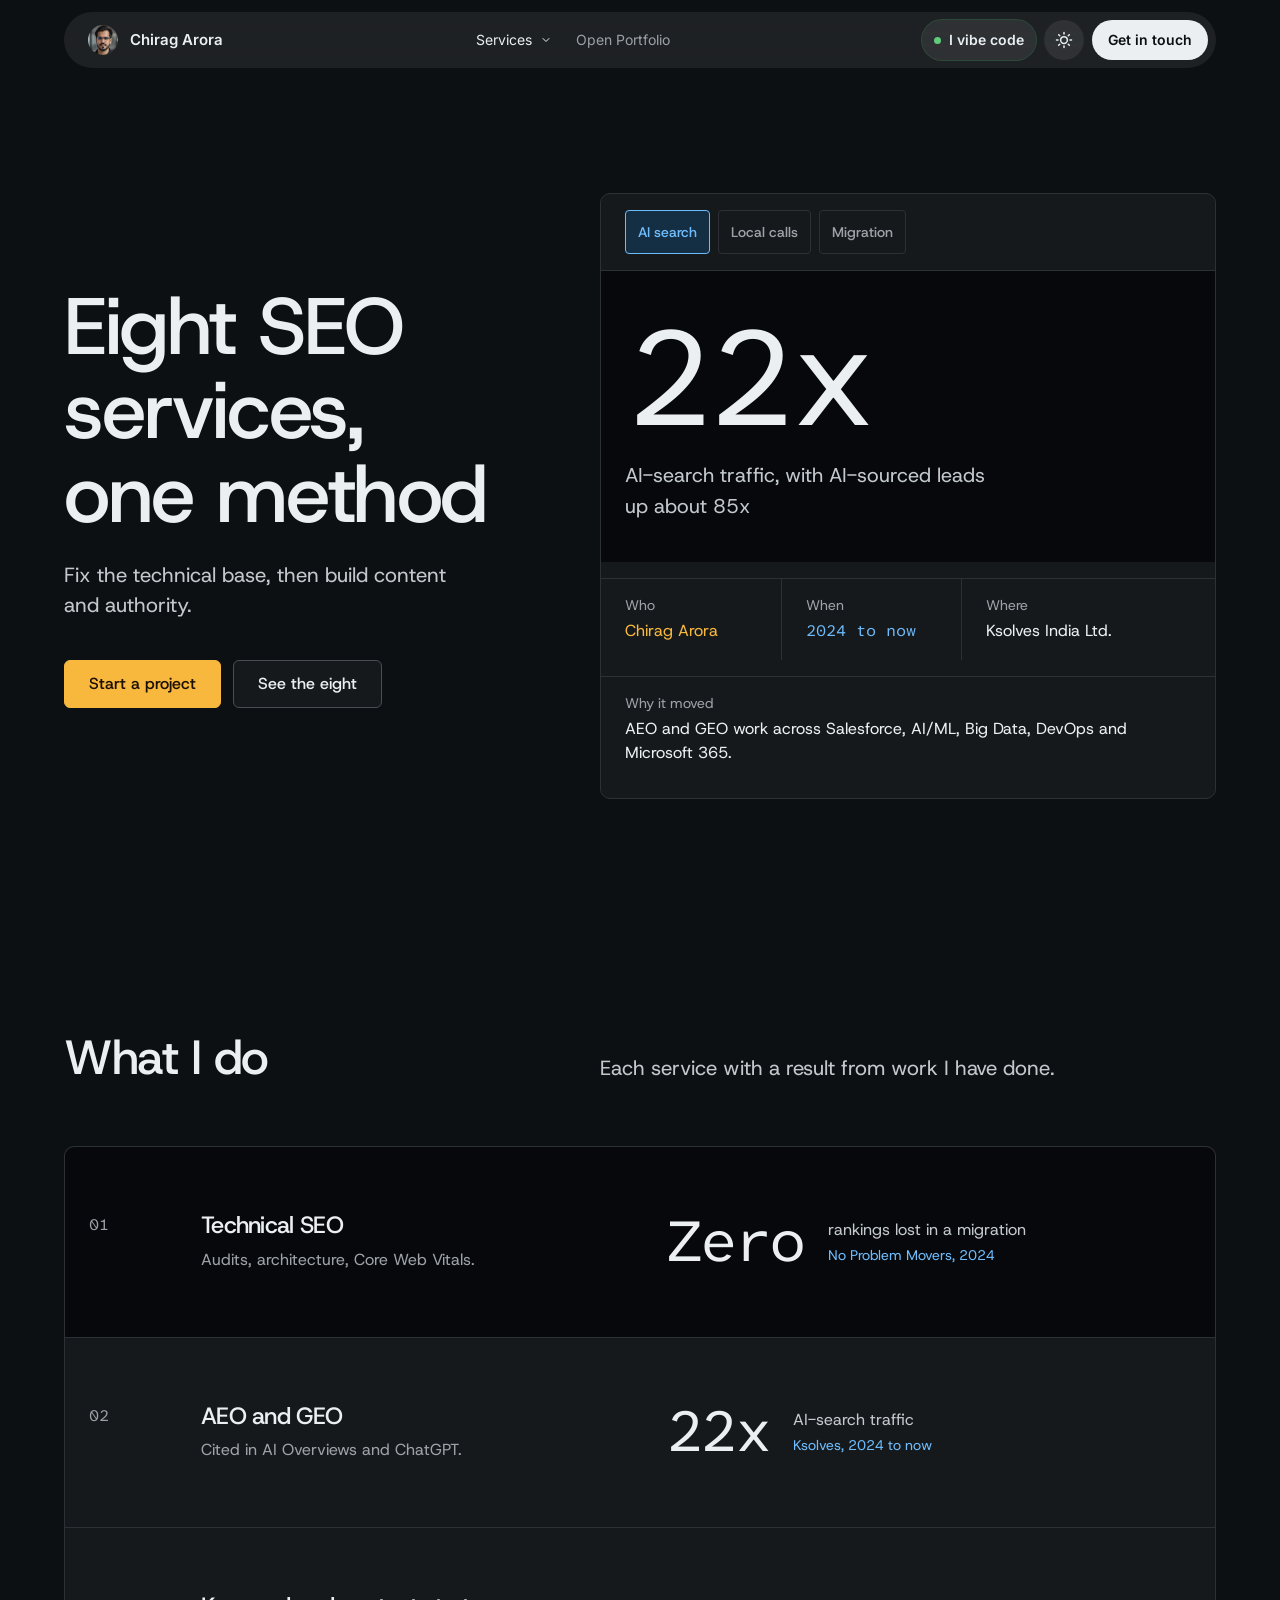
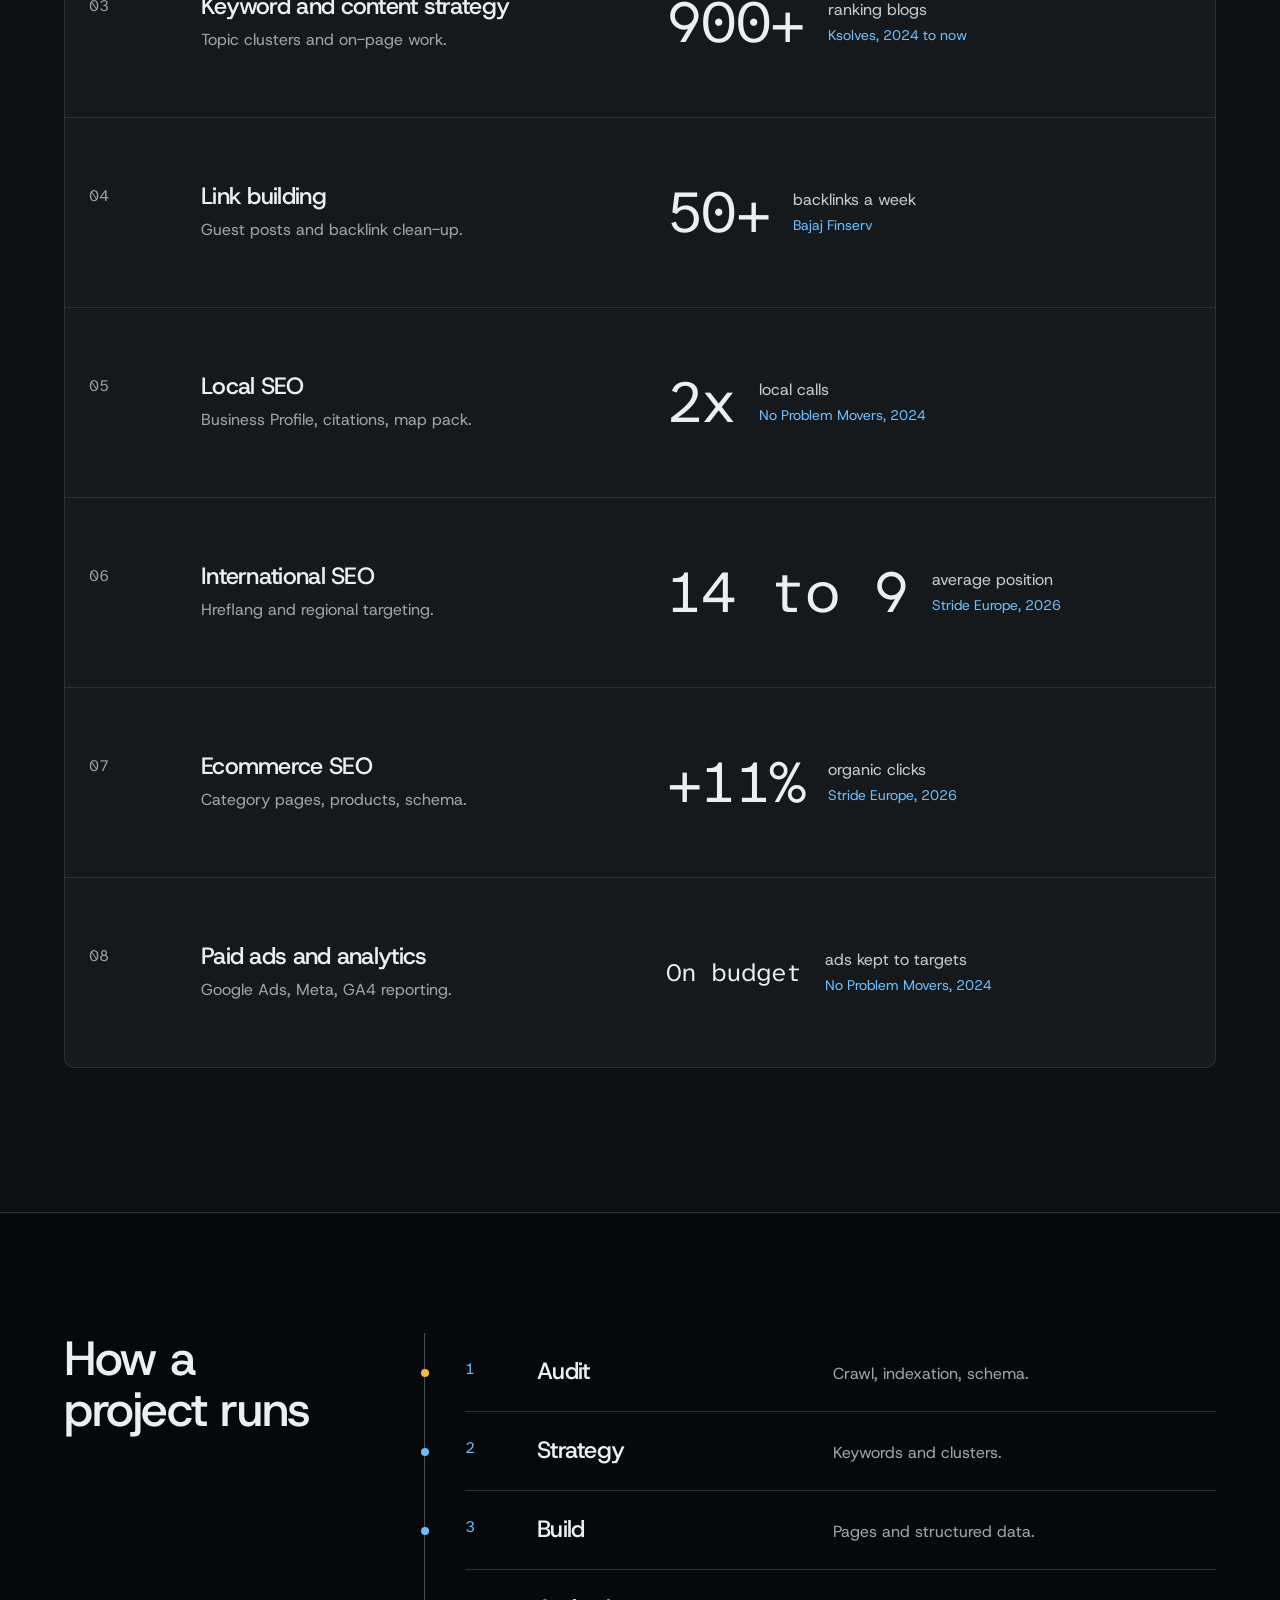
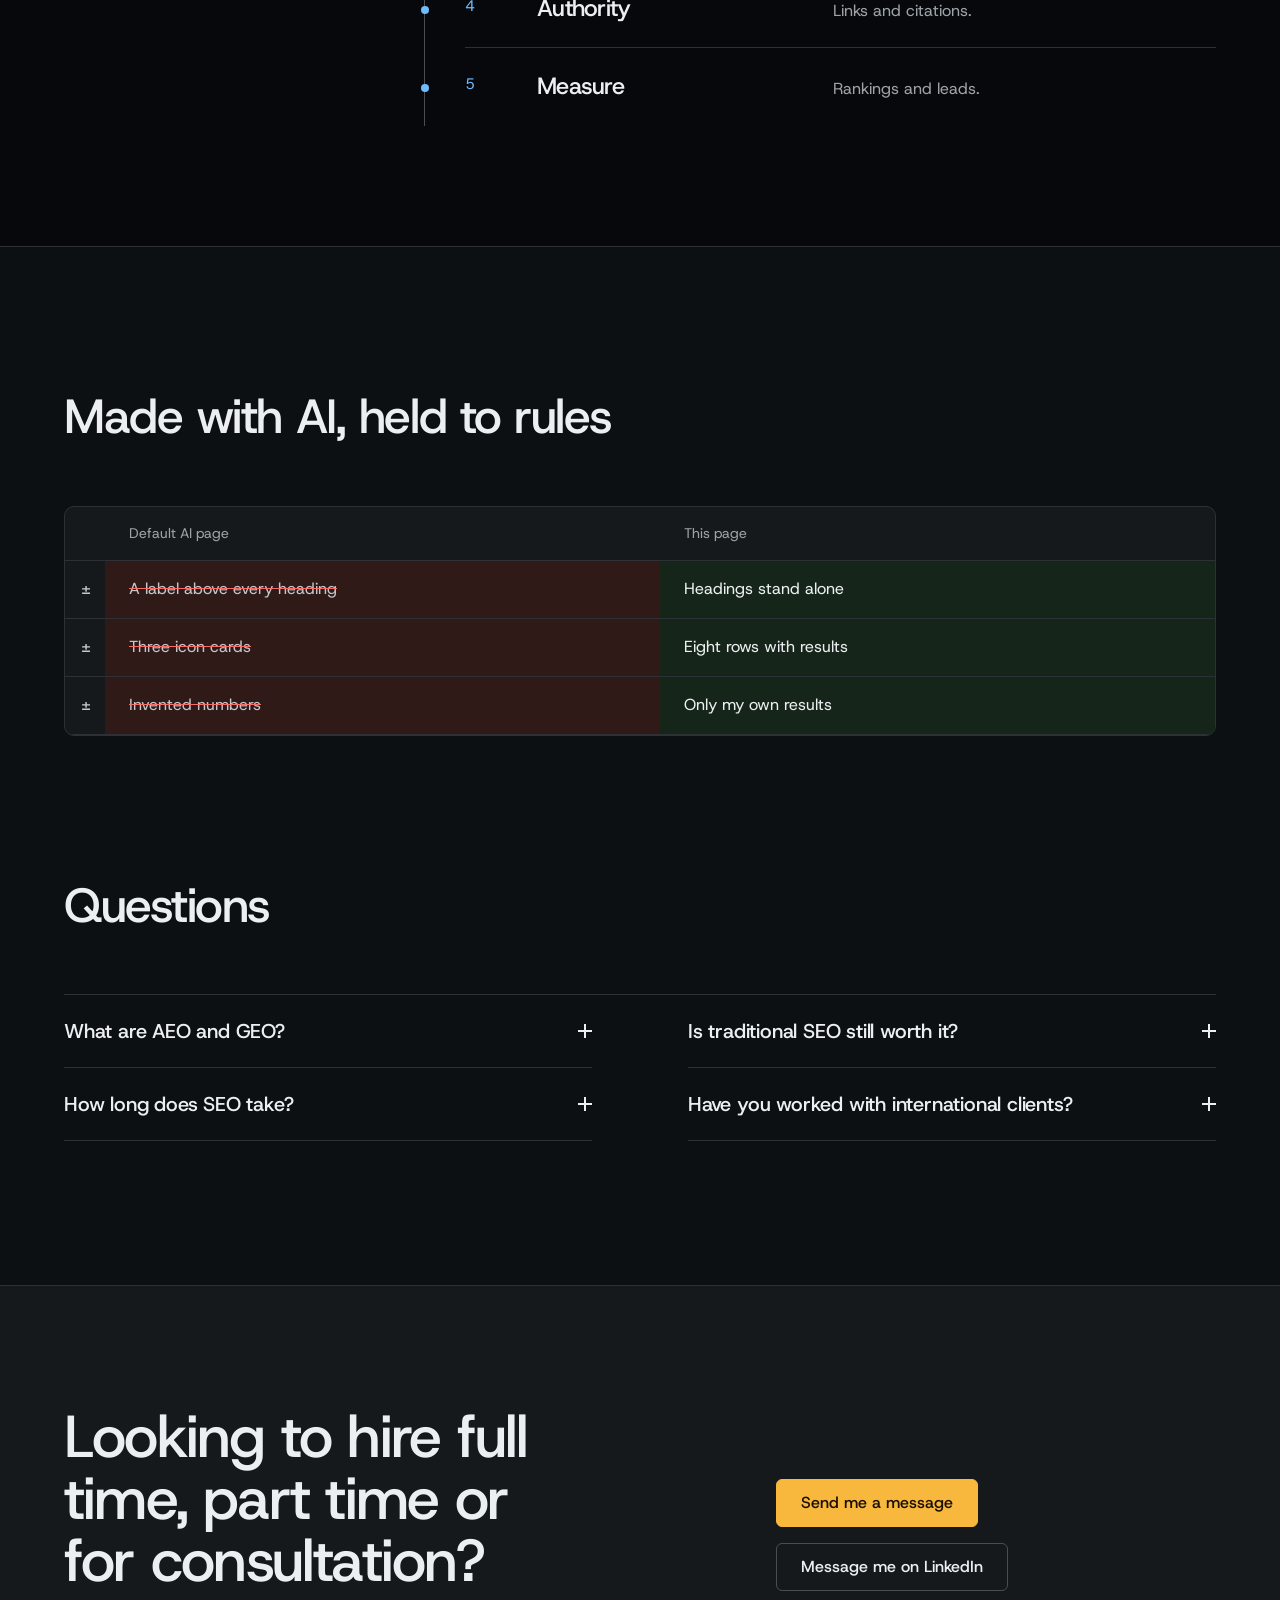
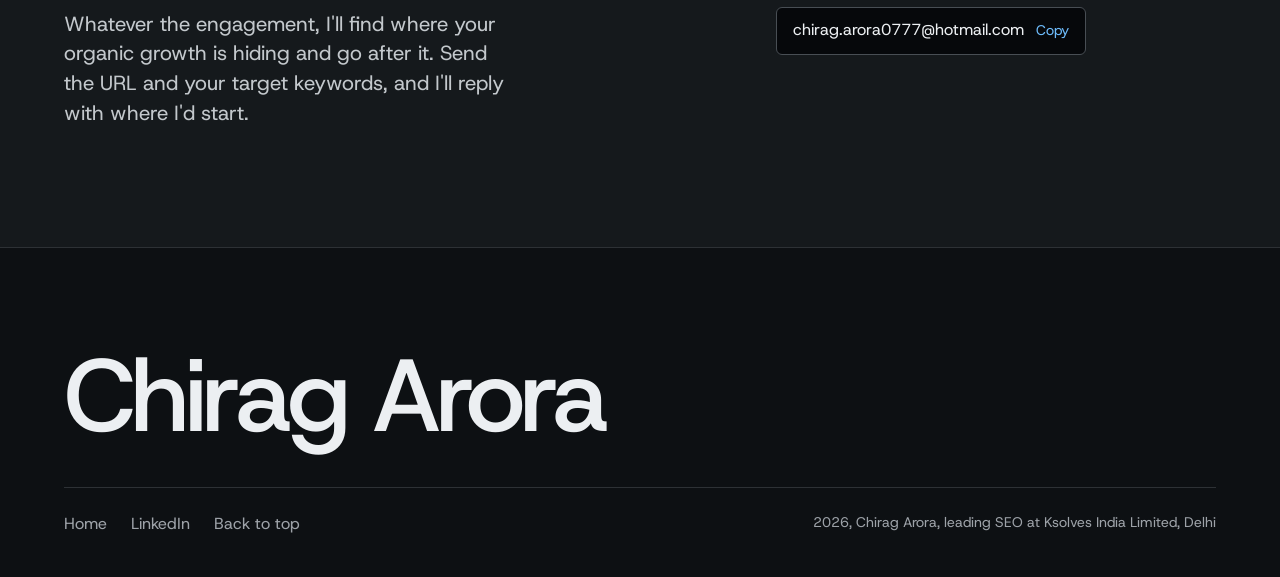
<file: services/index.html>
<!doctype html>
<html lang="en">
<head>
<meta charset="utf-8">
<meta name="viewport" content="width=device-width, initial-scale=1, viewport-fit=cover">
<meta name="robots" content="index, follow, max-image-preview:large, max-snippet:-1, max-video-preview:-1">
<title>SEO Services: Technical, AEO and GEO, International, Ecommerce | Chirag Arora</title>
<meta name="description" content="Hire an SEO analyst in Delhi for technical SEO, AEO and GEO, content strategy, link building, local, international and ecommerce SEO.">
<link rel="canonical" href="https://ca0777.github.io/services/">
<meta name="google-site-verification" content="mgU043Kld6WsMh5XY9aF6IZnKlvzDhqwMkcpvv3ZLZE">
<link rel="icon" href="/favicon.svg" type="image/svg+xml">
<meta property="og:title" content="SEO Services | Chirag Arora">
<meta property="og:description" content="Hire an SEO analyst in Delhi for technical SEO, AEO and GEO, content strategy, link building, local, international and ecommerce SEO.">
<meta property="og:url" content="https://ca0777.github.io/services/">
<meta property="og:image" content="https://ca0777.github.io/chirag-portrait.webp">
<meta name="twitter:card" content="summary_large_image">
<script>
  // Same saved-theme handling as the homepage: dark is the default.
  try { if (localStorage.getItem('theme') === 'light') document.documentElement.setAttribute('data-theme', 'light'); } catch (e) {}
</script>
<link rel="preconnect" href="https://fonts.googleapis.com">
<link rel="preconnect" href="https://fonts.gstatic.com" crossorigin>
<link href="https://fonts.googleapis.com/css2?family=Host+Grotesk:wght@400;500&family=Atkinson+Hyperlegible+Mono:wght@400;500&family=Inter:wght@400;500;600&display=swap" rel="stylesheet">
<link rel="stylesheet" href="page.css">
<script type="application/ld+json">
{
  "@context": "https://schema.org",
  "@graph": [
    {
      "@type": "WebPage",
      "@id": "https://ca0777.github.io/services/#webpage",
      "url": "https://ca0777.github.io/services/",
      "name": "SEO Services | Chirag Arora",
      "description": "Hire an SEO analyst in Delhi for technical SEO, AEO and GEO, content strategy, link building, local, international and ecommerce SEO.",
      "inLanguage": "en",
      "isPartOf": {
        "@id": "https://ca0777.github.io/#website"
      },
      "breadcrumb": {
        "@id": "https://ca0777.github.io/services/#breadcrumb"
      },
      "about": {
        "@id": "https://ca0777.github.io/services/#service"
      },
      "mainEntity": {
        "@id": "https://ca0777.github.io/services/#service"
      }
    },
    {
      "@type": "WebSite",
      "@id": "https://ca0777.github.io/#website",
      "url": "https://ca0777.github.io/",
      "name": "Chirag Arora",
      "publisher": {
        "@id": "https://ca0777.github.io/#person"
      }
    },
    {
      "@type": "BreadcrumbList",
      "@id": "https://ca0777.github.io/services/#breadcrumb",
      "itemListElement": [
        {
          "@type": "ListItem",
          "position": 1,
          "name": "Home",
          "item": "https://ca0777.github.io/"
        },
        {
          "@type": "ListItem",
          "position": 2,
          "name": "Services",
          "item": "https://ca0777.github.io/services/"
        }
      ]
    },
    {
      "@type": "ProfessionalService",
      "@id": "https://ca0777.github.io/services/#service",
      "name": "SEO services by Chirag Arora",
      "url": "https://ca0777.github.io/services/",
      "description": "Hire an SEO analyst in Delhi for technical SEO, AEO and GEO, content strategy, link building, local, international and ecommerce SEO.",
      "image": "https://ca0777.github.io/chirag-portrait.webp",
      "address": {
        "@type": "PostalAddress",
        "addressLocality": "Delhi",
        "addressCountry": "IN"
      },
      "provider": {
        "@type": "Person",
        "@id": "https://ca0777.github.io/#person",
        "name": "Chirag Arora",
        "url": "https://ca0777.github.io/",
        "jobTitle": "Leading SEO at Ksolves India Limited"
      },
      "areaServed": [
        {
          "@type": "Country",
          "name": "India"
        },
        {
          "@type": "Country",
          "name": "Canada"
        },
        {
          "@type": "Country",
          "name": "United States"
        },
        {
          "@type": "Continent",
          "name": "Europe"
        }
      ],
      "knowsAbout": [
        "Technical SEO",
        "AEO and GEO",
        "Keyword and content strategy",
        "Link building",
        "Local SEO",
        "International SEO",
        "Ecommerce SEO",
        "Paid ads and analytics"
      ],
      "hasOfferCatalog": {
        "@type": "OfferCatalog",
        "name": "SEO services",
        "itemListElement": [
          {
            "@type": "Offer",
            "itemOffered": {
              "@type": "Service",
              "name": "Technical SEO",
              "description": "Site audits, site architecture, internal linking and Core Web Vitals fixes so search engines can crawl, render and index every page that matters.",
              "serviceType": "Technical SEO",
              "provider": {
                "@id": "https://ca0777.github.io/#person"
              },
              "areaServed": [
                {
                  "@type": "Country",
                  "name": "India"
                },
                {
                  "@type": "Country",
                  "name": "Canada"
                },
                {
                  "@type": "Country",
                  "name": "United States"
                },
                {
                  "@type": "Continent",
                  "name": "Europe"
                }
              ]
            }
          },
          {
            "@type": "Offer",
            "itemOffered": {
              "@type": "Service",
              "name": "AEO and GEO",
              "description": "Answer-ready content and entity signals that help a brand get cited in Google AI Overviews, ChatGPT, Perplexity and Claude.",
              "serviceType": "AEO and GEO",
              "provider": {
                "@id": "https://ca0777.github.io/#person"
              },
              "areaServed": [
                {
                  "@type": "Country",
                  "name": "India"
                },
                {
                  "@type": "Country",
                  "name": "Canada"
                },
                {
                  "@type": "Country",
                  "name": "United States"
                },
                {
                  "@type": "Continent",
                  "name": "Europe"
                }
              ]
            }
          },
          {
            "@type": "Offer",
            "itemOffered": {
              "@type": "Service",
              "name": "Keyword and content strategy",
              "description": "Keyword research, topic clusters and on-page optimisation for landing pages, product pages, blogs and case studies.",
              "serviceType": "Keyword and content strategy",
              "provider": {
                "@id": "https://ca0777.github.io/#person"
              },
              "areaServed": [
                {
                  "@type": "Country",
                  "name": "India"
                },
                {
                  "@type": "Country",
                  "name": "Canada"
                },
                {
                  "@type": "Country",
                  "name": "United States"
                },
                {
                  "@type": "Continent",
                  "name": "Europe"
                }
              ]
            }
          },
          {
            "@type": "Offer",
            "itemOffered": {
              "@type": "Service",
              "name": "Link building",
              "description": "Guest posting and backlink profile clean-up, run as steady weekly campaigns.",
              "serviceType": "Link building",
              "provider": {
                "@id": "https://ca0777.github.io/#person"
              },
              "areaServed": [
                {
                  "@type": "Country",
                  "name": "India"
                },
                {
                  "@type": "Country",
                  "name": "Canada"
                },
                {
                  "@type": "Country",
                  "name": "United States"
                },
                {
                  "@type": "Continent",
                  "name": "Europe"
                }
              ]
            }
          },
          {
            "@type": "Offer",
            "itemOffered": {
              "@type": "Service",
              "name": "Local SEO",
              "description": "Google Business Profile, citations and local rankings managed with BrightLocal.",
              "serviceType": "Local SEO",
              "provider": {
                "@id": "https://ca0777.github.io/#person"
              },
              "areaServed": [
                {
                  "@type": "Country",
                  "name": "India"
                },
                {
                  "@type": "Country",
                  "name": "Canada"
                },
                {
                  "@type": "Country",
                  "name": "United States"
                },
                {
                  "@type": "Continent",
                  "name": "Europe"
                }
              ]
            }
          },
          {
            "@type": "Offer",
            "itemOffered": {
              "@type": "Service",
              "name": "International SEO",
              "description": "Hreflang, regional targeting and content for markets in Canada, Europe and India.",
              "serviceType": "International SEO",
              "provider": {
                "@id": "https://ca0777.github.io/#person"
              },
              "areaServed": [
                {
                  "@type": "Country",
                  "name": "India"
                },
                {
                  "@type": "Country",
                  "name": "Canada"
                },
                {
                  "@type": "Country",
                  "name": "United States"
                },
                {
                  "@type": "Continent",
                  "name": "Europe"
                }
              ]
            }
          },
          {
            "@type": "Offer",
            "itemOffered": {
              "@type": "Service",
              "name": "Ecommerce SEO",
              "description": "Category pages, product pages, schema and pagination for online stores.",
              "serviceType": "Ecommerce SEO",
              "provider": {
                "@id": "https://ca0777.github.io/#person"
              },
              "areaServed": [
                {
                  "@type": "Country",
                  "name": "India"
                },
                {
                  "@type": "Country",
                  "name": "Canada"
                },
                {
                  "@type": "Country",
                  "name": "United States"
                },
                {
                  "@type": "Continent",
                  "name": "Europe"
                }
              ]
            }
          },
          {
            "@type": "Offer",
            "itemOffered": {
              "@type": "Service",
              "name": "Paid ads and analytics",
              "description": "Google Ads and Meta lead-gen campaigns, reported through GA4 and Search Console.",
              "serviceType": "Paid ads and analytics",
              "provider": {
                "@id": "https://ca0777.github.io/#person"
              },
              "areaServed": [
                {
                  "@type": "Country",
                  "name": "India"
                },
                {
                  "@type": "Country",
                  "name": "Canada"
                },
                {
                  "@type": "Country",
                  "name": "United States"
                },
                {
                  "@type": "Continent",
                  "name": "Europe"
                }
              ]
            }
          }
        ]
      }
    },
    {
      "@type": "FAQPage",
      "@id": "https://ca0777.github.io/services/#faq",
      "mainEntity": [
        {
          "@type": "Question",
          "name": "What are AEO and GEO?",
          "acceptedAnswer": {
            "@type": "Answer",
            "text": "Work that gets your brand cited in AI answers."
          }
        },
        {
          "@type": "Question",
          "name": "Is traditional SEO still worth it?",
          "acceptedAnswer": {
            "@type": "Answer",
            "text": "Yes. AI answers pull from pages that already rank."
          }
        },
        {
          "@type": "Question",
          "name": "How long does SEO take?",
          "acceptedAnswer": {
            "@type": "Answer",
            "text": "Technical fixes in weeks, content in three to six months."
          }
        },
        {
          "@type": "Question",
          "name": "Have you worked with international clients?",
          "acceptedAnswer": {
            "@type": "Answer",
            "text": "Yes. India, Canada and Europe."
          }
        }
      ]
    }
  ]
}
</script>
<noscript><style>.mega, .vibe-dropdown { display: none; }</style></noscript>
</head>
<body>

<header class="nav">
<div class="container">
<div class="nav-inner">
<a class="brand" href="../"><img src="../chirag-headshot.webp" alt="" width="30" height="30"><span class="brand-name">Chirag Arora</span></a>
<ul class="nav-links" aria-label="Sections">
<li class="has-mega">
<button class="mega-trigger" type="button" aria-expanded="false" aria-controls="mega" aria-current="page">Services
<svg viewBox="0 0 24 24" aria-hidden="true"><path d="M6 9l6 6 6-6"/></svg></button>
<div class="mega" id="mega">
<div class="mega-panel">
<div class="mega-lead">
<div class="reading measured">22x<small>AI-search traffic at Ksolves India Ltd., 2024 to now</small></div>
<h3>SEO and AI-search growth for teams in India, Canada, the USA and Europe</h3>
<a class="btn" href="./#ledger">Explore services</a>
</div>
<div class="mega-body">
<a class="mega-title" href="./">Services</a>
<ul class="mega-list">
<li><a href="./#technical-seo"><span class="mega-ic"><svg viewBox="0 0 24 24" aria-hidden="true"><path d="M14.7 6.3a4 4 0 0 0-5.4 5.4L3 18l3 3 6.3-6.3a4 4 0 0 0 5.4-5.4l-2.6 2.6-2.4-.6-.6-2.4z"/></svg></span><span><strong>Technical SEO</strong><span>Crawl, render and index every page</span></span></a></li>
<li><a href="./#aeo-geo"><span class="mega-ic"><svg viewBox="0 0 24 24" aria-hidden="true"><path d="M12 3l2.4 5.6L20 11l-5.6 2.4L12 19l-2.4-5.6L4 11l5.6-2.4z"/></svg></span><span><strong>AEO and GEO</strong><span>Get cited in AI answers</span></span></a></li>
<li><a href="./#content-strategy"><span class="mega-ic"><svg viewBox="0 0 24 24" aria-hidden="true"><path d="M4 19V5M4 19h16M8 15l3-4 3 2 5-6"/></svg></span><span><strong>Keyword and content strategy</strong><span>Topics buyers actually search</span></span></a></li>
<li><a href="./#link-building"><span class="mega-ic"><svg viewBox="0 0 24 24" aria-hidden="true"><path d="M10 13a5 5 0 0 0 7.5.5l3-3a5 5 0 0 0-7-7l-1.7 1.7M14 11a5 5 0 0 0-7.5-.5l-3 3a5 5 0 0 0 7 7l1.7-1.7"/></svg></span><span><strong>Link building</strong><span>Authority from real mentions</span></span></a></li>
<li><a href="./#local-seo"><span class="mega-ic"><svg viewBox="0 0 24 24" aria-hidden="true"><path d="M12 21s-7-6.2-7-11.5A7 7 0 0 1 19 9.5C19 14.8 12 21 12 21z"/><circle cx="12" cy="9.5" r="2.5"/></svg></span><span><strong>Local SEO</strong><span>Profiles, citations, map pack</span></span></a></li>
<li><a href="./#international-seo"><span class="mega-ic"><svg viewBox="0 0 24 24" aria-hidden="true"><circle cx="12" cy="12" r="9"/><path d="M3 12h18M12 3c2.8 3 2.8 15 0 18M12 3c-2.8 3-2.8 15 0 18"/></svg></span><span><strong>International SEO</strong><span>Hreflang and regional markets</span></span></a></li>
<li><a href="./#ecommerce-seo"><span class="mega-ic"><svg viewBox="0 0 24 24" aria-hidden="true"><path d="M3 4h2.5l2.2 10.5h9.6L19.5 7H6.4"/><circle cx="9" cy="19" r="1.4"/><circle cx="17" cy="19" r="1.4"/></svg></span><span><strong>Ecommerce SEO</strong><span>Category and product pages</span></span></a></li>
<li><a href="./#paid-analytics"><span class="mega-ic"><svg viewBox="0 0 24 24" aria-hidden="true"><circle cx="12" cy="12" r="9"/><circle cx="12" cy="12" r="5"/><circle cx="12" cy="12" r="1"/></svg></span><span><strong>Paid ads and analytics</strong><span>Lead-gen with GA4 reporting</span></span></a></li>
</ul>
<div class="mega-foot"><span>Not sure which fits? Tell me about the site.</span><button class="btn" type="button" data-open-contact>Start a project</button></div>
</div>
</div>
</div>
</li>
<li><a href="../">Open Portfolio</a></li>
</ul>
<div class="nav-actions">
<div class="vibe-menu">
<button class="vibe-trigger" type="button" aria-haspopup="true" aria-expanded="false" aria-controls="vibe-dropdown"><span class="vibe-dot" aria-hidden="true"></span>I vibe code</button>
<div class="vibe-dropdown" id="vibe-dropdown" role="menu">
<a href="https://ca0777.github.io/freeware-work-activity-tracker/" target="_blank" rel="noopener" role="menuitem"><span><strong>Work Activity Tracker</strong><small>Live app</small></span><svg viewBox="0 0 24 24" aria-hidden="true"><path d="M7 17 17 7M8 7h9v9"/></svg></a>
<a href="https://ca0777.github.io/seo-release-guard/" target="_blank" rel="noopener" role="menuitem"><span><strong>SEO Release Guard</strong><small>Free Chrome extension</small></span><svg viewBox="0 0 24 24" aria-hidden="true"><path d="M7 17 17 7M8 7h9v9"/></svg></a>
</div>
</div>
<button class="theme-toggle" type="button" aria-label="Switch to light mode" title="Switch to light mode">
<svg viewBox="0 0 24 24" aria-hidden="true"><circle cx="12" cy="12" r="4.5"/><path d="M12 2v2M12 20v2M4.9 4.9l1.4 1.4M17.7 17.7l1.4 1.4M2 12h2M20 12h2M4.9 19.1l1.4-1.4M17.7 6.3l1.4-1.4"/></svg>
</button>
<button class="nbtn" type="button" data-open-contact>Get in touch</button>
</div>
</div>
</div>
</header>

<main>

<section class="hero" aria-labelledby="h1">
<div class="container hero-grid">
<div>
<h1 id="h1">Eight SEO services, one method</h1>
<p class="lead">Fix the technical base, then build content and authority.</p>
<div class="actions">
<button class="btn" type="button" data-open-contact>Start a project</button>
<a class="btn btn--quiet" href="#ledger">See the eight</a>
</div>
</div>
<div class="reading-panel" id="reading" aria-live="polite">
<div class="rp-head">
<div class="rp-chips" role="group" aria-label="Choose a result">
<button class="chip" type="button" data-r="0" aria-pressed="true">AI search</button>
<button class="chip" type="button" data-r="1" aria-pressed="false">Local calls</button>
<button class="chip" type="button" data-r="2" aria-pressed="false">Migration</button>
</div>
</div>
<output class="rp-body">
<div class="rp-value" id="rv">22x</div>
<p class="rp-what" id="rw">AI-search traffic, with AI-sourced leads up about 85x</p>
</output>
<dl class="rp-meta">
<div><dt>Who</dt><dd class="who">Chirag Arora</dd></div>
<div><dt>When</dt><dd class="when measured" id="rt">2024 to now</dd></div>
<div><dt>Where</dt><dd id="rc">Ksolves India Ltd.</dd></div>
</dl>
<dl class="rp-why"><dt>Why it moved</dt><dd id="ry">AEO and GEO work across Salesforce, AI/ML, Big Data, DevOps and Microsoft 365.</dd></dl>
</div>
</div>
</section>

<section class="ledger-sec" id="ledger" aria-labelledby="h-ledger">
<div class="container">
<div class="sec-head">
<h2 id="h-ledger">What I do</h2>
<p class="lead">Each service with a result from work I have done.</p>
</div>
<ol class="ledger">
<li class="row row--lead" id="technical-seo">
<div><h3>Technical SEO</h3><p>Audits, architecture, Core Web Vitals.</p></div>
<div class="proof"><span class="v">Zero</span><span class="what">rankings lost in a migration<span class="src">No Problem Movers, 2024</span></span></div>
</li>
<li class="row" id="aeo-geo">
<div><h3>AEO and GEO</h3><p>Cited in AI Overviews and ChatGPT.</p></div>
<div class="proof"><span class="v">22x</span><span class="what">AI-search traffic<span class="src">Ksolves, 2024 to now</span></span></div>
</li>
<li class="row" id="content-strategy">
<div><h3>Keyword and content strategy</h3><p>Topic clusters and on-page work.</p></div>
<div class="proof"><span class="v">900+</span><span class="what">ranking blogs<span class="src">Ksolves, 2024 to now</span></span></div>
</li>
<li class="row" id="link-building">
<div><h3>Link building</h3><p>Guest posts and backlink clean-up.</p></div>
<div class="proof"><span class="v">50+</span><span class="what">backlinks a week<span class="src">Bajaj Finserv</span></span></div>
</li>
<li class="row" id="local-seo">
<div><h3>Local SEO</h3><p>Business Profile, citations, map pack.</p></div>
<div class="proof"><span class="v">2x</span><span class="what">local calls<span class="src">No Problem Movers, 2024</span></span></div>
</li>
<li class="row" id="international-seo">
<div><h3>International SEO</h3><p>Hreflang and regional targeting.</p></div>
<div class="proof"><span class="v">14 to 9</span><span class="what">average position<span class="src">Stride Europe, 2026</span></span></div>
</li>
<li class="row" id="ecommerce-seo">
<div><h3>Ecommerce SEO</h3><p>Category pages, products, schema.</p></div>
<div class="proof"><span class="v">+11%</span><span class="what">organic clicks<span class="src">Stride Europe, 2026</span></span></div>
</li>
<li class="row" id="paid-analytics">
<div><h3>Paid ads and analytics</h3><p>Google Ads, Meta, GA4 reporting.</p></div>
<div class="proof"><span class="v v--text">On budget</span><span class="what">ads kept to targets<span class="src">No Problem Movers, 2024</span></span></div>
</li>
</ol>
</div>
</section>

<section class="trail-sec" aria-labelledby="h-trail">
<div class="container trail-wrap">
<h2 id="h-trail">How a project runs</h2>
<ol class="trail">
<li><div><h3>Audit</h3><p>Crawl, indexation, schema.</p></div></li>
<li><div><h3>Strategy</h3><p>Keywords and clusters.</p></div></li>
<li><div><h3>Build</h3><p>Pages and structured data.</p></div></li>
<li><div><h3>Authority</h3><p>Links and citations.</p></div></li>
<li><div><h3>Measure</h3><p>Rankings and leads.</p></div></li>
</ol>
</div>
</section>

<section class="diff-sec" aria-labelledby="h-diff">
<div class="container">
<div class="sec-head sec-head--solo">
<h2 id="h-diff">Made with AI, held to rules</h2>
</div>
<div class="diff" role="table" aria-label="What changed from a default AI page">
<div class="diff-cols" role="row"><span role="columnheader"></span><span role="columnheader">Default AI page</span><span role="columnheader">This page</span></div>
<div class="diff-row" role="row"><b role="cell">&plusmn;</b><span class="minus" role="cell">A label above every heading</span><span class="plus" role="cell">Headings stand alone</span></div>
<div class="diff-row" role="row"><b role="cell">&plusmn;</b><span class="minus" role="cell">Three icon cards</span><span class="plus" role="cell">Eight rows with results</span></div>
<div class="diff-row" role="row"><b role="cell">&plusmn;</b><span class="minus" role="cell">Invented numbers</span><span class="plus" role="cell">Only my own results</span></div>
</div>
</div>
</section>

<section class="faq-sec" id="faq" aria-labelledby="h-faq">
<div class="container faq-wrap">
<h2 id="h-faq">Questions</h2>
<div class="faqs">
<details class="faq"><summary><span>What are AEO and GEO?</span><span class="faq-ic" aria-hidden="true"></span></summary>
<p>Work that gets your brand cited in AI answers.</p></details>
<details class="faq"><summary><span>Is traditional SEO still worth it?</span><span class="faq-ic" aria-hidden="true"></span></summary>
<p>Yes. AI answers pull from pages that already rank.</p></details>
<details class="faq"><summary><span>How long does SEO take?</span><span class="faq-ic" aria-hidden="true"></span></summary>
<p>Technical fixes in weeks, content in three to six months.</p></details>
<details class="faq"><summary><span>Have you worked with international clients?</span><span class="faq-ic" aria-hidden="true"></span></summary>
<p>Yes. India, Canada and Europe.</p></details>
</div>
</div>
</div>
</section>

<section class="close" id="contact" aria-labelledby="h-close">
<div class="container close-grid">
<div>
<h2 id="h-close">Looking to hire full time, part time or for consultation?</h2>
<p class="lead">Whatever the engagement, I'll find where your organic growth is hiding and go after it. Send the URL and your target keywords, and I'll reply with where I'd start.</p>
</div>
<div class="side">
<button class="btn" type="button" data-open-contact>Send me a message</button>
<a class="btn btn--quiet" href="https://www.linkedin.com/in/chiragarora0777/" target="_blank" rel="noopener">Message me on LinkedIn</a>
<button class="copy" id="copy-email" type="button" data-copy="chirag.arora0777@hotmail.com"><span>chirag.arora0777@hotmail.com</span><small>Copy</small></button>
</div>
</div>
</section>

</main>

<footer>
<div class="container">
<p class="mast">Chirag Arora</p>
<nav class="foot-links" aria-label="Footer">
<a href="../">Home</a>
<a href="https://www.linkedin.com/in/chiragarora0777/" target="_blank" rel="noopener">LinkedIn</a>
<a href="#h1">Back to top</a>
<span>2026, Chirag Arora, leading SEO at Ksolves India Limited, Delhi</span>
</nav>
</div>
</footer>

<script>
(function () {
  var R = [
    { v: '22x', w: 'AI-search traffic, with AI-sourced leads up about 85x', t: '2024 to now', c: 'Ksolves India Ltd.', y: 'AEO and GEO work across Salesforce, AI/ML, Big Data, DevOps and Microsoft 365.' },
    { v: '2x', w: 'Local calls from the Mississauga location', t: '2024', c: 'No Problem Movers', y: 'Owned local SEO for the moving company’s Mississauga branch in Ontario, Canada.' },
    { v: 'Zero', w: 'Rankings lost moving the site from Wix to WordPress', t: '2024', c: 'No Problem Movers', y: 'Migrated the full site across platforms, keeping every ranking.' }
  ];
  var chips = [].slice.call(document.querySelectorAll('.rp-chips .chip'));
  function show(i) {
    var r = R[i];
    document.getElementById('rv').textContent = r.v;
    document.getElementById('rw').textContent = r.w;
    document.getElementById('rt').textContent = r.t;
    document.getElementById('rc').textContent = r.c;
    document.getElementById('ry').textContent = r.y;
    chips.forEach(function (c, j) { c.setAttribute('aria-pressed', j === i ? 'true' : 'false'); });
  }
  chips.forEach(function (c, i) { c.addEventListener('click', function () { show(i); }); });

  // Services mega menu: opens on hover (CSS), on click for touch and keyboard, closes on Escape or outside click
  var mm = document.querySelector('.has-mega'), mt = document.querySelector('.mega-trigger');
  mt.addEventListener('click', function () { var o = mm.classList.toggle('open'); mt.setAttribute('aria-expanded', o ? 'true' : 'false'); });
  document.addEventListener('click', function (e) { if (!mm.contains(e.target)) { mm.classList.remove('open'); mt.setAttribute('aria-expanded', 'false'); } });
  document.addEventListener('keydown', function (e) { if (e.key === 'Escape') { mm.classList.remove('open'); mt.setAttribute('aria-expanded', 'false'); } });

  // Vibe menu, as on the homepage
  var vibeMenu = document.querySelector('.vibe-menu'), vibeTrigger = document.querySelector('.vibe-trigger');
  vibeTrigger.addEventListener('click', function () { var o = vibeMenu.classList.toggle('open'); vibeTrigger.setAttribute('aria-expanded', o ? 'true' : 'false'); });
  document.addEventListener('click', function (e) { if (!vibeMenu.contains(e.target)) { vibeMenu.classList.remove('open'); vibeTrigger.setAttribute('aria-expanded', 'false'); } });
  document.addEventListener('keydown', function (e) { if (e.key === 'Escape') { vibeMenu.classList.remove('open'); vibeTrigger.setAttribute('aria-expanded', 'false'); vibeTrigger.focus(); } });

  // Copy email
  var cp = document.getElementById('copy-email');
  cp.addEventListener('click', function () {
    var s = cp.querySelector('small');
    if (navigator.clipboard) navigator.clipboard.writeText(cp.getAttribute('data-copy')).then(function () { s.textContent = 'Copied'; setTimeout(function () { s.textContent = 'Copy'; }, 1800); }, function () {});
  });

  // Theme toggle (shares the homepage's saved choice)
  var root = document.documentElement, btn = document.querySelector('.theme-toggle');
  btn.addEventListener('click', function () {
    var light = root.getAttribute('data-theme') !== 'light';
    if (light) root.setAttribute('data-theme', 'light'); else root.removeAttribute('data-theme');
    try { localStorage.setItem('theme', light ? 'light' : 'dark'); } catch (e) {}
  });
})();
</script>
<dialog class="contact-dialog" id="contact-dialog" aria-labelledby="contact-title">
<button class="dlg-close" type="button" aria-label="Close" data-close-contact>&times;</button>
<h2 id="contact-title">Get in touch</h2>
<p>Tell me about your site and goals. I will reply by email.</p>
<form class="contact-form" id="contact-form" novalidate>
<input type="text" name="name" placeholder="Your name" autocomplete="name" required aria-label="Your name">
<input type="email" name="email" placeholder="Your email" autocomplete="email" required aria-label="Your email">
<textarea name="message" placeholder="How can I help?" required aria-label="Message"></textarea>
<input class="hp" type="text" name="website" tabindex="-1" autocomplete="off" aria-hidden="true">
<button class="btn" type="submit">Send message</button>
<p class="form-status" id="form-status" role="status" aria-live="polite"></p>
</form>
</dialog>
<script>
(function () {
  var dlg = document.getElementById('contact-dialog');
  var form = document.getElementById('contact-form');
  var status = document.getElementById('form-status');
  var btn = form.querySelector('button[type="submit"]');
  var ENDPOINT = 'https://script.google.com/macros/s/AKfycbxeTAq11GOzVZalDcH7WYIEX6-tQOHOrnY2oisGySSXRjmHSLjyxyZ3LsK5imxUINFhcA/exec';
  document.querySelectorAll('[data-open-contact]').forEach(function (b) {
    b.addEventListener('click', function () {
      if (dlg.showModal) dlg.showModal(); else dlg.setAttribute('open', '');
      form.elements.name.focus();
    });
  });
  dlg.querySelector('[data-close-contact]').addEventListener('click', function () { dlg.close(); });
  dlg.addEventListener('click', function (e) { if (e.target === dlg) dlg.close(); });
  function say(msg, cls) { status.textContent = msg; status.className = 'form-status' + (cls ? ' ' + cls : ''); }
  form.addEventListener('submit', function (e) {
    e.preventDefault();
    var f = form.elements;
    if (!f.name.value.trim() || !/^\S+@\S+\.\S+$/.test(f.email.value) || !f.message.value.trim()) {
      say('Please fill in your name, a valid email and a message.', 'err'); return;
    }
    btn.disabled = true; say('Sending...');
    fetch(ENDPOINT, { method: 'POST', mode: 'no-cors', body: new FormData(form) })
      .then(function () { say('Thanks! Your message is on its way. I will reply soon.', 'ok'); form.reset(); })
      .catch(function () { say('Could not send. Please message me on LinkedIn instead.', 'err'); })
      .then(function () { btn.disabled = false; });
  });
})();
</script>
</body>
</html>
</file>
<file: services/page.css>
/* Hallmark · shape: Ledger index (own composition) · genre: modern-minimal · theme: Console (deal 3/3, seed seo-services-pillar-senior-9f2d·945aabde·2026-11-11·r0) · job: hire · draw: manual
 * hero: Stage · nav: floating pill (the site-wide nav, kept as asked) · footer: mast · imagery: none, the readings are the pictures · signature: the 22x reading switcher in the hero · console: graphite
 * axes: dark/grotesk-sans/chromatic-amber · posture: restrained · contrast: pass · fold: pass · v2.0.0 */
/* Hallmark · pre-emit critique: P4 H4 E4 S4 R4 V4 · weakest: S, the ledger rows could belong to any consultant; each row now carries its own measured result and client from the real record */
/* Hallmark · waive 42 · floating pill nav with the vibe menu and links · the user asked for the same top menu as the rest of the site, a floating pill, and named the Services hover panel */
@import url("./tokens.css");
@import url("./base.css");

:root {
  --font-nav: "Inter", ui-sans-serif, system-ui, sans-serif;
  --nav-glass: color-mix(in oklab, var(--color-ink) 8%, transparent);
  --nav-glass-hover: color-mix(in oklab, var(--color-ink) 14%, transparent);
  --ok-ring: color-mix(in oklab, var(--color-ok) 24%, transparent);
  --ok-ring-strong: color-mix(in oklab, var(--color-ok) 46%, transparent);
  --ok-halo: color-mix(in oklab, var(--color-ok) 10%, transparent);
  --menu-shadow: 0 24px 70px color-mix(in oklab, var(--color-paper-3) 70%, transparent);
  --rule-soft: color-mix(in oklab, var(--color-rule) 70%, transparent);
}

/* ---------- Nav: the site-wide floating pill ---------- */
.nav { position: sticky; top: 0; z-index: var(--z-sticky-nav); padding-block: var(--space-sm); font-family: var(--font-nav); }
.nav-inner { display: flex; align-items: center; justify-content: space-between; gap: var(--space-md); background: var(--nav-glass); -webkit-backdrop-filter: blur(16px); backdrop-filter: blur(16px); border-radius: 40px; padding: var(--space-xs) var(--space-xs) var(--space-xs) var(--space-lg); }
.brand { display: flex; align-items: center; gap: var(--space-sm); font-weight: 600; font-size: 15px; white-space: nowrap; text-decoration: none; }
.brand img { width: 30px; height: 30px; border-radius: 50%; object-fit: cover; }
.nav-links { display: flex; align-items: center; gap: var(--space-lg); font-size: 14px; color: var(--color-muted); list-style: none; margin: 0; padding: 0; }
.nav-links a, .nav-links button { white-space: nowrap; color: inherit; text-decoration: none; transition: color var(--dur-short) var(--ease-out); }
.nav-links a:hover, .nav-links button:hover, .nav-links [aria-current="page"] { color: var(--color-ink); }
.nav-actions { display: flex; align-items: center; gap: var(--space-xs); }
.nbtn { display: inline-flex; align-items: center; min-height: 40px; padding: 0 var(--space-md); border: 0; border-radius: 40px; font: 600 14px/1 var(--font-nav); white-space: nowrap; cursor: pointer; text-decoration: none; background: var(--color-ink); color: var(--color-paper); transition: transform var(--dur-short) var(--ease-out), background-color var(--dur-short) var(--ease-out); }
.nbtn:hover { background: var(--color-ink-2); }
.nbtn:active { transform: translateY(1px); }
.nbtn:disabled, .nbtn[aria-disabled="true"] { opacity: .55; cursor: not-allowed; }
.theme-toggle { width: 40px; height: 40px; border: 0; border-radius: 50%; background: var(--nav-glass); color: var(--color-ink); display: grid; place-items: center; cursor: pointer; transition: background-color var(--dur-short) var(--ease-out); }
.theme-toggle:hover { background: var(--nav-glass-hover); }
.theme-toggle svg { width: 18px; height: 18px; fill: none; stroke: currentColor; stroke-width: 2; stroke-linecap: round; stroke-linejoin: round; }

/* Vibe menu (kept from the live site) */
.vibe-menu { position: relative; isolation: isolate; }
.vibe-trigger { height: 40px; padding: 0 var(--space-sm); border: 0; border-radius: 40px; background: var(--nav-glass); color: var(--color-ink); cursor: pointer; display: flex; align-items: center; gap: var(--space-xs); font: 600 14px/1 var(--font-nav); position: relative; box-shadow: 0 0 0 1px var(--ok-ring); transition: background-color var(--dur-short) var(--ease-out); }
.vibe-trigger:hover, .vibe-menu.open .vibe-trigger, .vibe-menu:focus-within .vibe-trigger { background: var(--color-paper-2); }
.vibe-dot { width: 7px; height: 7px; flex: none; border-radius: 50%; background: var(--color-ok); }
.vibe-dropdown { position: absolute; top: calc(100% + 12px); right: 0; width: 290px; padding: var(--space-xs); border-radius: 16px; background: var(--color-paper-2); box-shadow: var(--menu-shadow); opacity: 0; visibility: hidden; transition: opacity var(--dur-short) var(--ease-out), visibility var(--dur-short); z-index: var(--z-dropdown); }
.vibe-menu:hover .vibe-dropdown, .vibe-menu.open .vibe-dropdown, .vibe-menu:focus-within .vibe-dropdown { opacity: 1; visibility: visible; }
.vibe-dropdown a { min-height: 74px; padding: var(--space-sm) var(--space-md); border-radius: 12px; display: flex; align-items: center; justify-content: space-between; gap: var(--space-sm); text-decoration: none; transition: background-color var(--dur-short) var(--ease-out); }
.vibe-dropdown a:hover { background: var(--color-paper-3); }
.vibe-dropdown strong, .vibe-dropdown small { display: block; }
.vibe-dropdown strong { font-size: 14px; }
.vibe-dropdown small { margin-top: var(--space-3xs); color: var(--color-ok); font-size: 12px; }
.vibe-dropdown svg { width: 18px; height: 18px; fill: none; stroke: currentColor; stroke-width: 1.8; stroke-linecap: round; stroke-linejoin: round; }

/* Services mega menu */
.has-mega { position: static; }
.mega-trigger { background: none; border: 0; padding: 0; font: inherit; cursor: pointer; display: inline-flex; align-items: center; gap: var(--space-xs); }
.mega-trigger svg { width: 12px; height: 12px; fill: none; stroke: currentColor; stroke-width: 2; stroke-linecap: round; stroke-linejoin: round; transition: transform var(--dur-short) var(--ease-out); }
.has-mega:hover .mega-trigger svg, .has-mega.open .mega-trigger svg { transform: rotate(180deg); }
.nav .container { position: relative; }
.mega { position: absolute; left: var(--gutter); right: var(--gutter); top: 100%; padding-top: var(--space-xs); opacity: 0; visibility: hidden; transition: opacity var(--dur-short) var(--ease-out), visibility var(--dur-short); z-index: var(--z-dropdown); font-family: var(--font-nav); }
.has-mega:hover .mega, .has-mega.open .mega, .has-mega:focus-within .mega { opacity: 1; visibility: visible; }
.mega-panel { display: grid; grid-template-columns: minmax(0, 5fr) minmax(0, 8fr); background: var(--color-paper-3); border: 1px solid var(--color-rule); border-radius: 20px; overflow: hidden; color: var(--color-ink); }
.mega-lead { display: flex; flex-direction: column; justify-content: flex-end; gap: var(--space-md); padding: var(--space-xl) var(--space-lg); border-right: 1px solid var(--color-rule); background: var(--color-paper-2); min-height: 380px; }
.mega-lead .reading { font-family: var(--font-outlier); font-size: var(--text-3xl); letter-spacing: -.04em; line-height: 1; font-variant-numeric: tabular-nums slashed-zero; margin-bottom: auto; }
.mega-lead .reading small { display: block; margin-top: var(--space-xs); font: 400 13px/1.4 var(--font-nav); letter-spacing: 0; color: var(--color-muted); }
.mega-lead h3 { font-family: var(--font-display); font-size: var(--text-xl); letter-spacing: -.02em; max-width: 22ch; }
.mega-body { padding: var(--space-xl) var(--space-xl) var(--space-lg); display: grid; gap: var(--space-md); }
.mega-title { display: flex; align-items: center; gap: var(--space-xs); font: 600 var(--text-xl)/1.1 var(--font-nav); letter-spacing: -.02em; color: var(--color-ink-2); text-decoration: none; }
.mega-list { list-style: none; margin: 0; padding: 0; display: grid; grid-template-columns: 1fr 1fr; column-gap: var(--space-xl); }
.mega-list li { border-bottom: 1px solid var(--color-rule); }
.mega-list a { display: grid; grid-template-columns: 44px minmax(0, 1fr); gap: var(--space-md); align-items: center; padding: var(--space-md) 0; text-decoration: none; transition: background-color var(--dur-short) var(--ease-out); }
.mega-list a:hover strong { color: var(--color-accent); }
.mega-ic { width: 44px; height: 44px; border-radius: 12px; display: grid; place-items: center; background: var(--color-paper-2); border: 1px solid var(--color-rule); color: var(--color-ink-2); }
.mega-ic svg { width: 20px; height: 20px; fill: none; stroke: currentColor; stroke-width: 1.7; stroke-linecap: round; stroke-linejoin: round; }
.mega-list strong { display: block; font-size: 15px; font-weight: 600; transition: color var(--dur-short) var(--ease-out); }
.mega-list span span { display: block; font-size: 13px; color: var(--color-muted); line-height: 1.4; }
.mega-foot { display: flex; align-items: center; justify-content: space-between; gap: var(--space-md); padding-top: var(--space-xs); font-size: 14px; color: var(--color-muted); }

/* ---------- Page controls ---------- */
.btn { display: inline-flex; align-items: center; gap: var(--space-xs); min-height: 48px; padding: 0 var(--space-lg); border: 1px solid var(--color-accent); border-radius: var(--radius-pill); background: var(--color-accent); color: var(--color-accent-ink); font: 500 var(--text-md)/1 var(--font-body); text-decoration: none; cursor: pointer; white-space: nowrap; transition: background-color var(--dur-short) var(--ease-out), border-color var(--dur-short) var(--ease-out); }
.btn:hover { background: color-mix(in oklab, var(--color-accent) 88%, var(--color-ink)); }
.btn:active { transform: translateY(1px); }
.btn:disabled, .btn[aria-disabled="true"] { opacity: .55; cursor: not-allowed; }
.btn--quiet { background: var(--color-paper-2); border-color: var(--color-rule-2); color: var(--color-ink); }
.btn--quiet:hover { background: var(--color-paper-3); }
.actions { display: flex; flex-wrap: wrap; gap: var(--space-sm); }
.measured { font-family: var(--font-outlier); font-variant-numeric: tabular-nums slashed-zero; }
.chip { display: inline-flex; align-items: center; min-height: 44px; padding: 0 var(--space-sm); border: 1px solid var(--color-rule); border-radius: 4px; background: transparent; color: var(--color-muted); font: 500 var(--text-sm)/1 var(--font-body); cursor: pointer; transition: background-color var(--dur-short) var(--ease-out), color var(--dur-short) var(--ease-out); }
.chip:hover { color: var(--color-ink); }
.chip:active { transform: translateY(1px); }
.chip[aria-pressed="true"] { background: var(--color-cool-soft); border-color: var(--color-cool); color: var(--color-cool); }

/* ---------- Hero: Stage ---------- */
.hero { min-height: calc(100svh - 68px); display: grid; align-items: center; padding-block: var(--space-2xl); }
.hero-grid { display: grid; grid-template-columns: minmax(0, 5fr) minmax(0, 7fr); gap: var(--space-3xl); align-items: center; }
.hero h1 { max-width: 12ch; }
.hero .lead { margin-top: var(--space-lg); color: var(--color-ink-2); max-width: 30ch; }
.hero .actions { margin-top: var(--space-xl); }
.reading-panel { color: var(--color-ink); background: var(--color-paper-2); border: 1px solid var(--color-rule); border-radius: var(--radius-card); overflow: hidden; }
.rp-head { display: flex; justify-content: flex-start; align-items: center; gap: var(--space-md); padding: var(--space-md) var(--space-lg); border-bottom: 1px solid var(--color-rule); }
.rp-head p { color: var(--color-muted); font-size: var(--text-sm); }
.rp-chips { display: flex; flex-wrap: wrap; gap: var(--space-xs); }
.rp-body { display: block; padding: var(--space-xl) var(--space-lg); background: var(--color-paper-3); }
.rp-value { font-family: var(--font-outlier); font-size: clamp(5rem, 11vw, 9.5rem); line-height: .95; letter-spacing: -.05em; font-variant-numeric: tabular-nums slashed-zero; color: var(--color-ink); }
.rp-what { margin-top: var(--space-md); font-size: var(--text-lg); color: var(--color-ink-2); max-width: 28ch; }
.rp-meta { display: grid; grid-template-columns: 1fr 1fr 1.4fr; border-top: 1px solid var(--color-rule); }
.rp-meta div { padding: var(--space-md) var(--space-lg); border-right: 1px solid var(--color-rule); }
.rp-meta div:last-child { border-right: 0; }
.rp-meta dt { font-size: var(--text-sm); color: var(--color-muted); }
.rp-meta dd { margin: var(--space-3xs) 0 0; }
.who { color: var(--color-accent); }
.when { color: var(--color-cool); }
.rp-why { padding: var(--space-md) var(--space-lg); border-top: 1px solid var(--color-rule); }
.rp-why dt { font-size: var(--text-sm); color: var(--color-muted); }
.rp-why dd { margin: var(--space-3xs) 0 0; color: var(--color-ink); }

/* ---------- Ledger ---------- */
.ledger-sec { padding-block: var(--section-gap-s) var(--section-gap); }
.sec-head { display: grid; grid-template-columns: minmax(0, 5fr) minmax(0, 7fr); gap: var(--space-3xl); align-items: end; margin-bottom: var(--space-2xl); }
.sec-head--solo { grid-template-columns: minmax(0, 1fr); }
.sec-head .lead { color: var(--color-ink-2); justify-self: start; max-width: 36ch; }
.ledger { list-style: none; margin: 0; padding: 0; border: 1px solid var(--color-rule); border-radius: var(--radius-card); background: var(--color-rule); display: grid; gap: var(--rule-hair); overflow: hidden; counter-reset: svc; }
.row { background: var(--color-paper-2); display: grid; grid-template-columns: 72px minmax(0, 5fr) minmax(0, 6fr); gap: var(--space-xl); align-items: center; padding: var(--space-2xl) var(--space-xl) var(--space-2xl) var(--space-lg); counter-increment: svc; scroll-margin-top: var(--space-3xl); }
.row::before { content: counter(svc, decimal-leading-zero); font-family: var(--font-outlier); color: var(--color-muted); font-size: var(--text-md); align-self: start; padding-top: var(--space-3xs); }
.row h3 { font-size: var(--text-title); }
.row p { margin-top: var(--space-xs); color: var(--color-muted); max-width: 38ch; }
.row .proof { display: grid; grid-template-columns: minmax(0, auto) minmax(0, 1fr); gap: var(--space-lg); align-items: center; }
.row .proof .v { font-family: var(--font-outlier); font-size: var(--text-display-s); letter-spacing: -.04em; line-height: 1; color: var(--color-ink); font-variant-numeric: tabular-nums slashed-zero; white-space: nowrap; }
.row .proof .v--text { font-size: var(--text-xl); white-space: normal; max-width: 12ch; line-height: 1.1; }
.row .proof .what { color: var(--color-ink-2); }
.row .proof .src { display: block; margin-top: var(--space-3xs); font-size: var(--text-sm); color: var(--color-cool); }
.row--lead { background: var(--color-paper-3); }

/* ---------- Trail ---------- */
.trail-sec { background: var(--color-paper-3); padding-block: var(--section-gap-s); border-block: 1px solid var(--color-rule); }
.trail-wrap { display: grid; grid-template-columns: minmax(0, 3fr) minmax(0, 9fr); gap: var(--space-3xl); align-items: start; }
.trail-wrap h2 { max-width: 12ch; }
.trail { list-style: none; counter-reset: t; margin: 0; padding: 0 0 0 var(--space-xl); border-left: 1px solid var(--color-rule-2); display: grid; gap: 0; }
.trail li { position: relative; counter-increment: t; padding: var(--space-lg) 0; border-bottom: 1px solid var(--color-rule); display: grid; grid-template-columns: 56px minmax(0, 1fr); gap: var(--space-md); }
.trail li::before { content: counter(t); grid-column: 1; font-family: var(--font-outlier); color: var(--color-cool); }
.trail li:last-child { border-bottom: 0; }
.trail li::after { content: ""; position: absolute; left: calc(-1 * var(--space-xl) - 4px); top: calc(var(--space-lg) + var(--space-sm)); width: var(--space-xs); height: var(--space-xs); border-radius: 50%; background: var(--color-cool); }
.trail li:first-child::after { background: var(--color-accent); }
.trail li > div { display: grid; grid-template-columns: minmax(0, 4fr) minmax(0, 6fr); gap: var(--space-xl); align-items: baseline; }
.trail h3 { font-size: var(--text-title); }
.trail p { color: var(--color-muted); max-width: none; }

/* ---------- Diff: how this page was made ---------- */
.diff-sec { padding-block: var(--section-gap); }
.diff { border: 1px solid var(--color-rule); border-radius: var(--radius-card); overflow: hidden; background: var(--color-paper-2); }
.diff-cols, .diff-row { display: grid; grid-template-columns: 40px minmax(0, 1fr) minmax(0, 1fr); }
.diff-cols { border-bottom: 1px solid var(--color-rule); color: var(--color-muted); font-size: var(--text-sm); }
.diff-cols span, .diff-row span, .diff-row b { padding: var(--space-md) var(--space-lg); }
.diff-row { border-bottom: 1px solid var(--color-rule); }
.diff-row b { font: 500 var(--text-md)/1.5 var(--font-outlier); color: var(--color-ink-2); padding-inline: var(--space-md); }
.diff-row .minus { background: var(--color-bad-soft); text-decoration: line-through; text-decoration-color: var(--color-bad); color: var(--color-ink-2); }
.diff-row .plus { background: var(--color-ok-soft); }

/* ---------- Questions ---------- */
.faq-sec { padding-block: 0 var(--section-gap); }
.faq-wrap { display: grid; grid-template-columns: minmax(0, 1fr); gap: var(--space-2xl); align-items: start; }
.faq-wrap h2 { max-width: 10ch; }
.faqs { display: grid; grid-template-columns: repeat(2, minmax(0, 1fr)); column-gap: var(--space-3xl); border-top: 1px solid var(--color-rule); align-items: start; }
.faqs .faq:nth-child(2) { border-top: 0; }
.faq { border-bottom: 1px solid var(--color-rule); }
.faq summary { list-style: none; cursor: pointer; display: flex; justify-content: space-between; gap: var(--space-lg); align-items: center; min-height: 72px; font-size: var(--text-lg); font-weight: 500; letter-spacing: -.01em; }
.faq summary::-webkit-details-marker { display: none; }
.faq summary:hover { color: var(--color-accent); }
.faq-ic { flex: none; width: 14px; height: 14px; position: relative; }
.faq-ic::before, .faq-ic::after { content: ""; position: absolute; left: 0; right: 0; top: 6px; height: 2px; background: currentColor; }
.faq-ic::after { transform: rotate(90deg); }
.faq[open] .faq-ic::after { transform: none; }
.faq p { padding: 0 var(--space-2xl) var(--space-lg) 0; color: var(--color-muted); }

/* ---------- Close ---------- */
.close { background: var(--color-paper-2); border-block: 1px solid var(--color-rule); padding-block: var(--section-gap-s); }
.close-grid { display: grid; grid-template-columns: minmax(0, 7fr) minmax(0, 5fr); gap: var(--space-3xl); align-items: center; }
.close h2 { max-width: 14ch; font-size: var(--text-display-s); }
.close .lead { margin-top: var(--space-md); color: var(--color-ink-2); max-width: 34ch; }
.close .side { display: grid; gap: var(--space-md); justify-items: start; }
.copy { white-space: nowrap; display: inline-flex; align-items: center; gap: var(--space-sm); min-height: 48px; padding: 0 var(--space-md); background: var(--color-paper-3); border: 1px solid var(--color-rule-2); border-radius: var(--radius-pill); color: var(--color-ink); cursor: pointer; }
.copy:hover { border-color: var(--color-muted); }
.copy:active { transform: translateY(1px); }
.copy small { color: var(--color-cool); font-size: var(--text-sm); }

/* ---------- Footer: mast ---------- */
footer { padding-block: var(--space-3xl) var(--space-xl); }
.mast { font-size: clamp(3rem, 8vw, 7rem); font-weight: 500; letter-spacing: -.045em; line-height: 1; margin: 0; }
.foot-links { display: flex; flex-wrap: wrap; gap: var(--space-lg); margin-top: var(--space-xl); padding-top: var(--space-lg); border-top: 1px solid var(--color-rule); color: var(--color-muted); }
.foot-links a { text-decoration: none; }
.foot-links a:hover { color: var(--color-ink); }
.foot-links span { margin-left: auto; font-size: var(--text-sm); }

/* ---------- Responsive ---------- */
@media (max-width: 60rem) {
  .nav-links { display: none; }
  .hero { min-height: 0; }
  .hero-grid, .sec-head, .trail-wrap, .faq-wrap, .close-grid { grid-template-columns: minmax(0, 1fr); gap: var(--space-xl); }
  .row { grid-template-columns: minmax(0, 1fr); gap: var(--space-md); padding: var(--space-lg); }
  .row::before { padding: 0; }
  .row .proof { grid-template-columns: minmax(0, 1fr); gap: var(--space-xs); }
  .rp-meta { grid-template-columns: 1fr 1fr; }
  .rp-meta div:nth-child(2) { border-right: 0; }
  .rp-meta div:nth-child(3) { grid-column: 1 / -1; border-top: 1px solid var(--color-rule); border-right: 0; }
  .diff-cols, .diff-row { grid-template-columns: 32px minmax(0, 1fr); }
  .diff-cols span:nth-child(3), .diff-row span:nth-child(3) { grid-column: 2; }
  .faq p { padding-right: 0; }
  .faqs { grid-template-columns: minmax(0, 1fr); }
  .foot-links span { margin-left: 0; flex-basis: 100%; }
}
@media (max-width: 75rem) { .nav-links { gap: var(--space-md); } }
@media (max-width: 40rem) {
  .nav-inner { padding-left: var(--space-md); gap: var(--space-xs); }
  .nav-actions { gap: var(--space-2xs); }
  .brand { font-size: 14px; }
  .vibe-trigger { padding: 0 var(--space-sm); }
  .nbtn .hide-sm { display: none; }
}
@media (prefers-reduced-motion: reduce) {
  .btn, .nbtn, .chip, .mega, .vibe-dropdown, .mega-trigger svg { transition: none; }
}

/* ---------- Light mode: Console's paper colourway, shared with the homepage toggle ---------- */
:root[data-theme="light"] {
  color-scheme: light;
  --color-paper: oklch(98% 0.006 85); --color-paper-2: oklch(95.5% 0.007 85); --color-paper-3: oklch(92% 0.008 85);
  --color-ink: oklch(19% 0.010 60); --color-ink-2: oklch(32% 0.012 60); --color-muted: oklch(45% 0.012 60);
  --color-rule: oklch(86% 0.01 85); --color-rule-2: oklch(72% 0.012 85);
  --color-accent: oklch(54% 0.14 70); --color-accent-ink: oklch(98% 0.006 85); --color-accent-soft: oklch(92% 0.05 80); --color-focus: oklch(54% 0.14 70);
  --color-cool: oklch(52% 0.14 250); --color-cool-soft: oklch(93% 0.04 250);
  --color-ok: oklch(45% 0.13 150); --color-ok-soft: oklch(93% 0.05 150); --color-bad: oklch(50% 0.17 25); --color-bad-soft: oklch(93% 0.04 25);
}
.nav-links .mega .btn { color: var(--color-accent-ink); }

/* Mobile nav fix: keep pill on one line, drop name text on small screens */
.vibe-trigger { white-space: nowrap; flex: none; }
.nav-inner { min-width: 0; }
.nav-actions { flex: none; }
@media (max-width: 480px) {
  .nav-inner { padding: 6px 6px 6px 10px; gap: 8px; }
  .brand-name { display: none; }
  .vibe-trigger { padding: 0 12px; font-size: 13px; }
}
@media (max-width: 350px) {
  .nav-actions { gap: 4px; }
  .vibe-trigger { padding: 0 10px; font-size: 12px; }
}

/* Contact dialog */
.contact-dialog { border: 1px solid var(--color-rule-2); border-radius: 24px; padding: clamp(28px, 5vw, 44px); width: min(92vw, 560px); background: var(--color-paper-2); color: var(--color-ink); position: fixed; margin: auto; }
.contact-dialog::backdrop { background: rgba(0,0,0,.65); backdrop-filter: blur(4px); }
.contact-dialog h2 { font-size: 30px; line-height: 1.15; margin: 0 0 6px; }
.contact-dialog > p { color: var(--color-muted); margin: 0 0 20px; font-size: 15px; }
.dlg-close { position: absolute; top: 14px; right: 16px; width: 36px; height: 36px; border: 0; border-radius: 50%; background: var(--color-paper-3); color: var(--color-ink); font-size: 22px; line-height: 1; cursor: pointer; }
.contact-form { display: grid; gap: 12px; }
.contact-form input, .contact-form textarea { width: 100%; box-sizing: border-box; background: var(--color-paper-3); color: var(--color-ink); border: 1px solid var(--color-rule-2); font: 400 15px/1.4 var(--font-body); padding: 14px 16px; border-radius: 12px; }
.contact-form textarea { min-height: 130px; resize: vertical; }
.contact-form input:focus, .contact-form textarea:focus { outline: none; border-color: var(--color-accent); }
.contact-form .hp { position: absolute; left: -9999px; width: 1px; height: 1px; opacity: 0; }
.contact-form .btn { justify-self: center; }
.form-status { min-height: 1.4em; text-align: center; font-size: 14px; margin: 0; color: var(--color-muted); }
.form-status.ok { color: #3cb371; } .form-status.err { color: #ff6b6b; }
</file>
